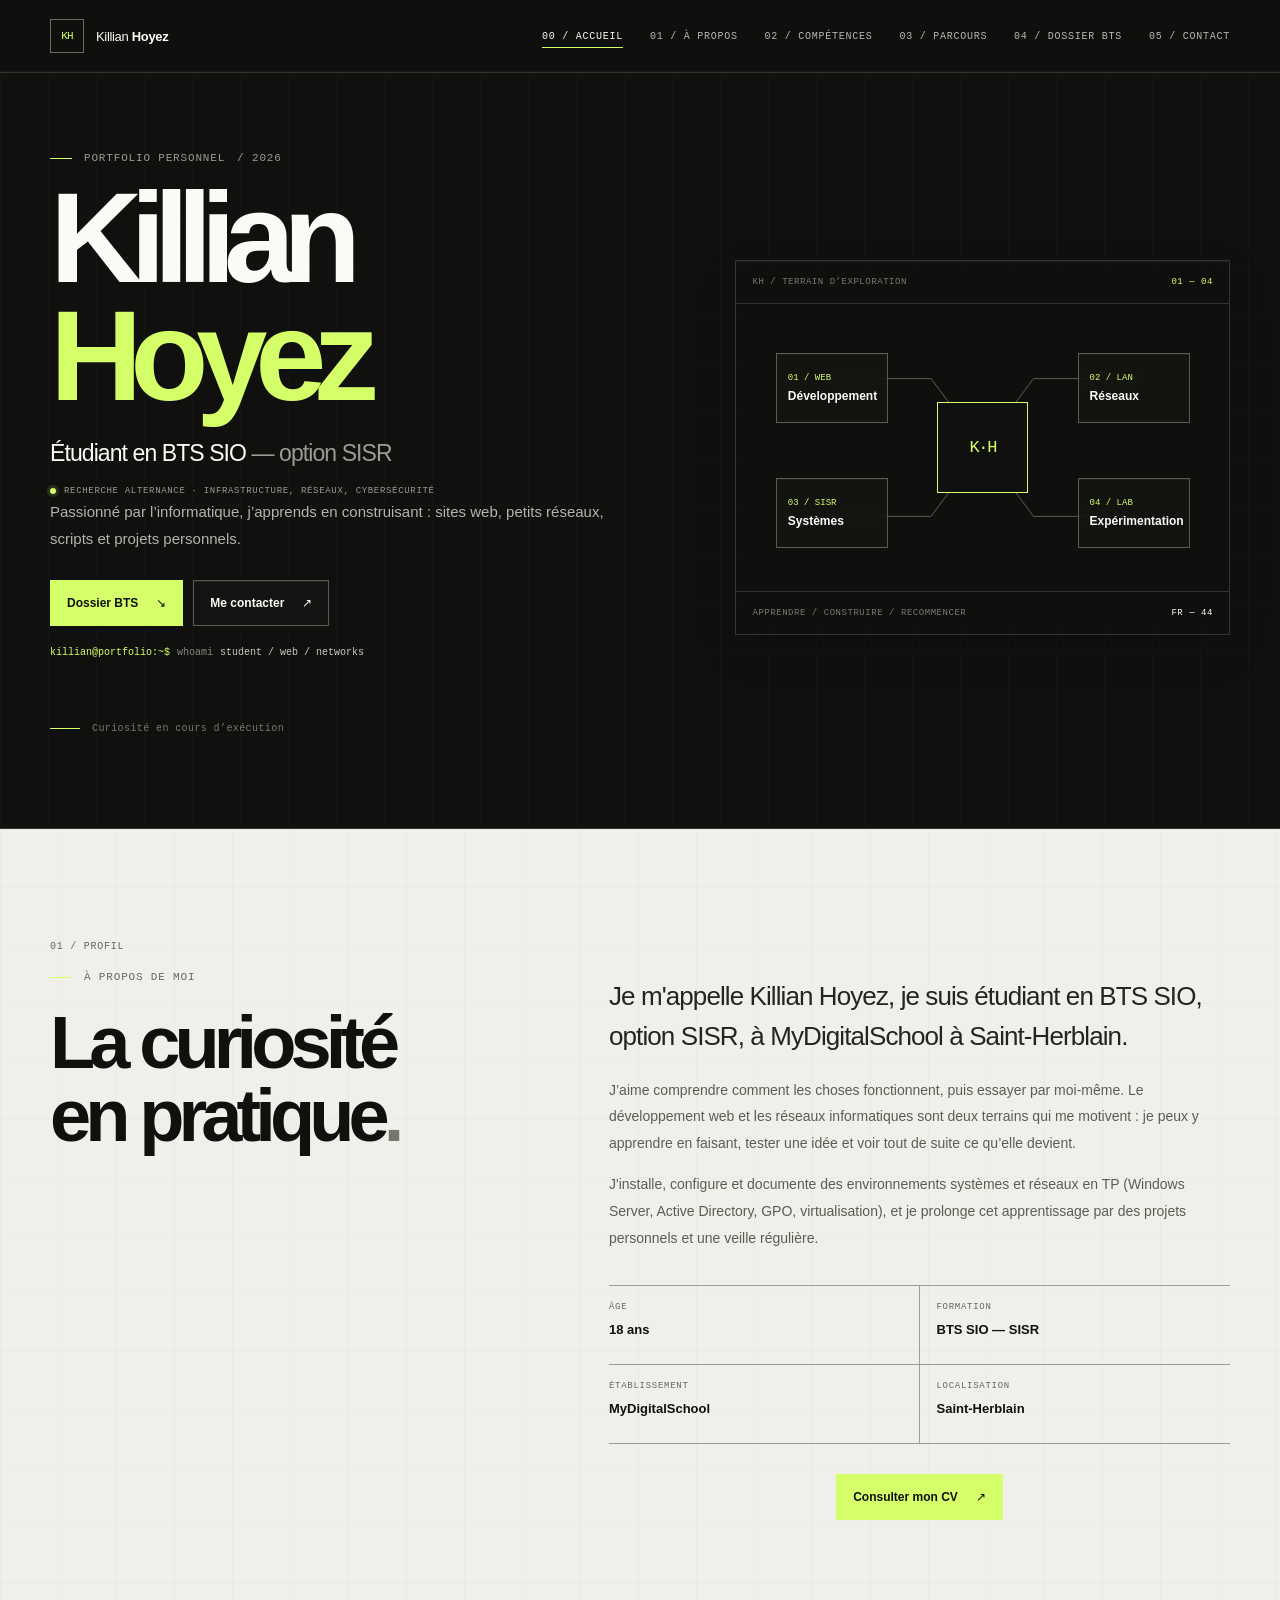
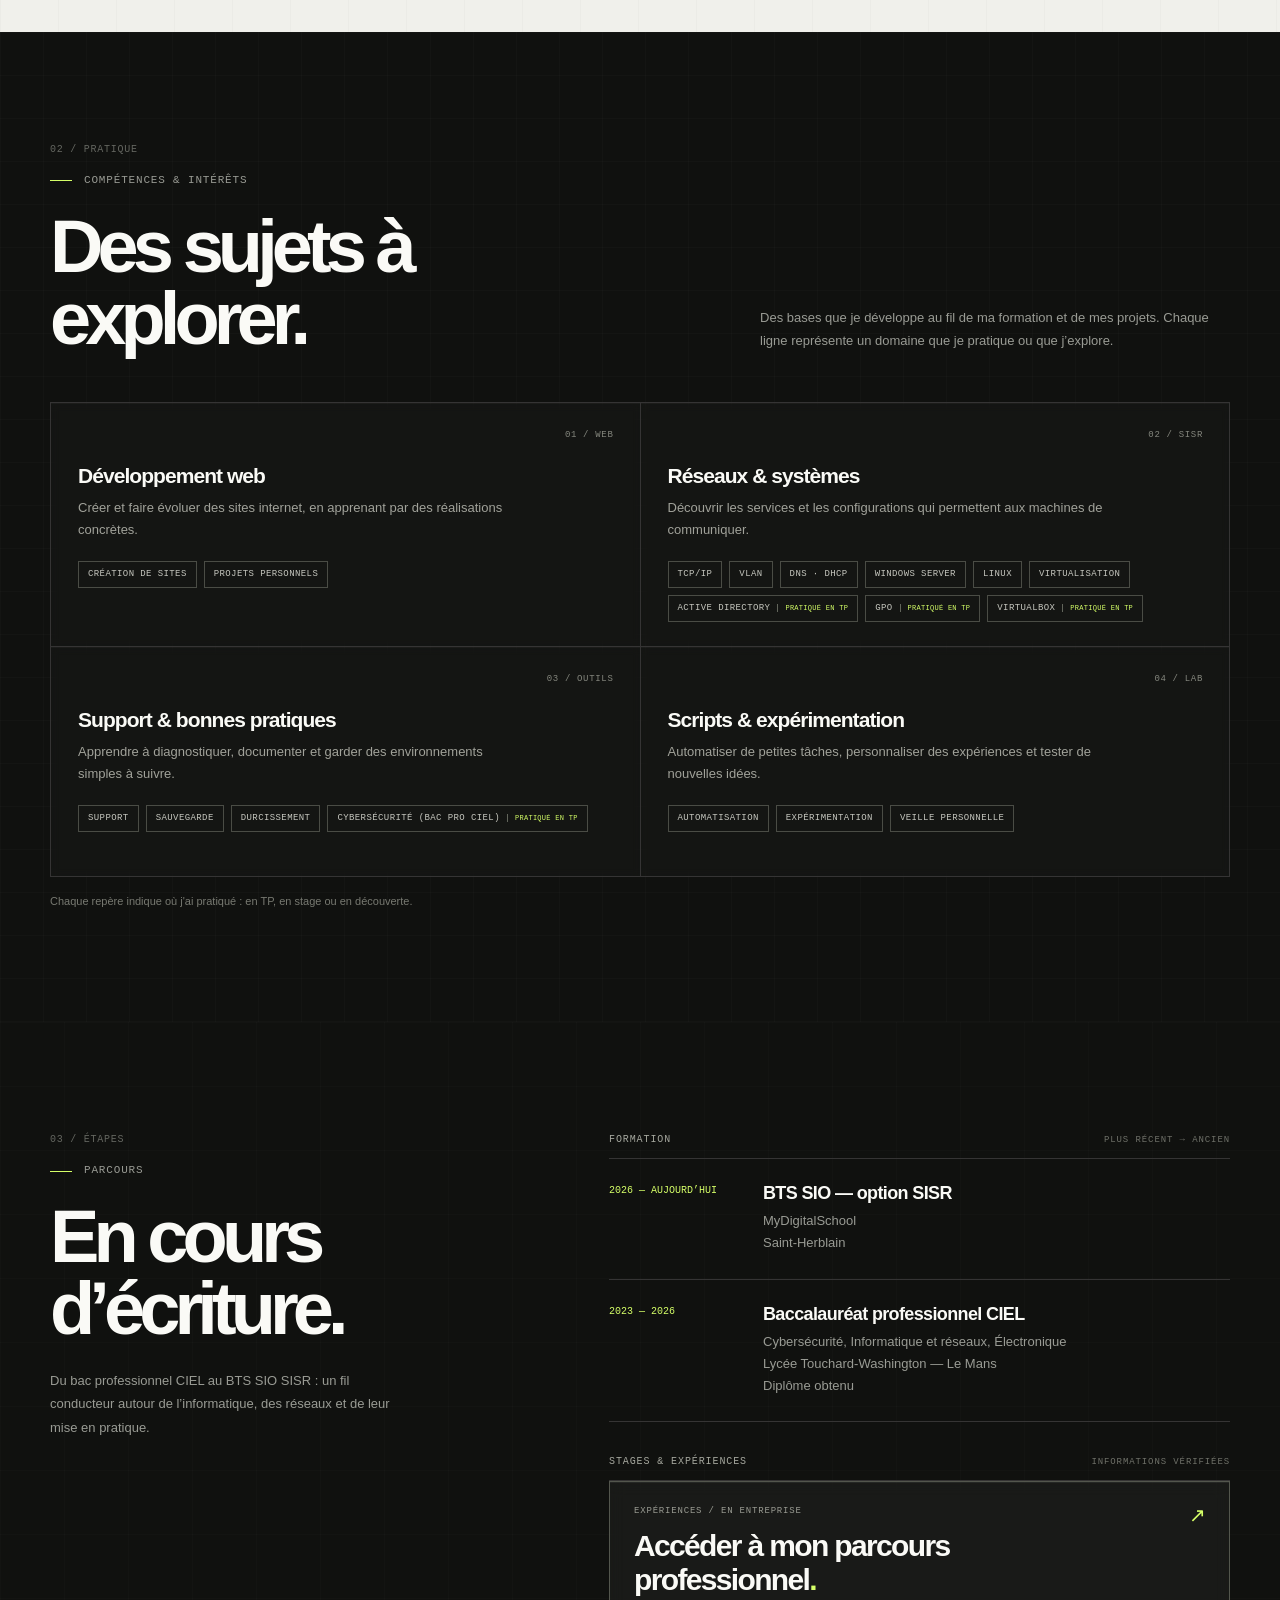
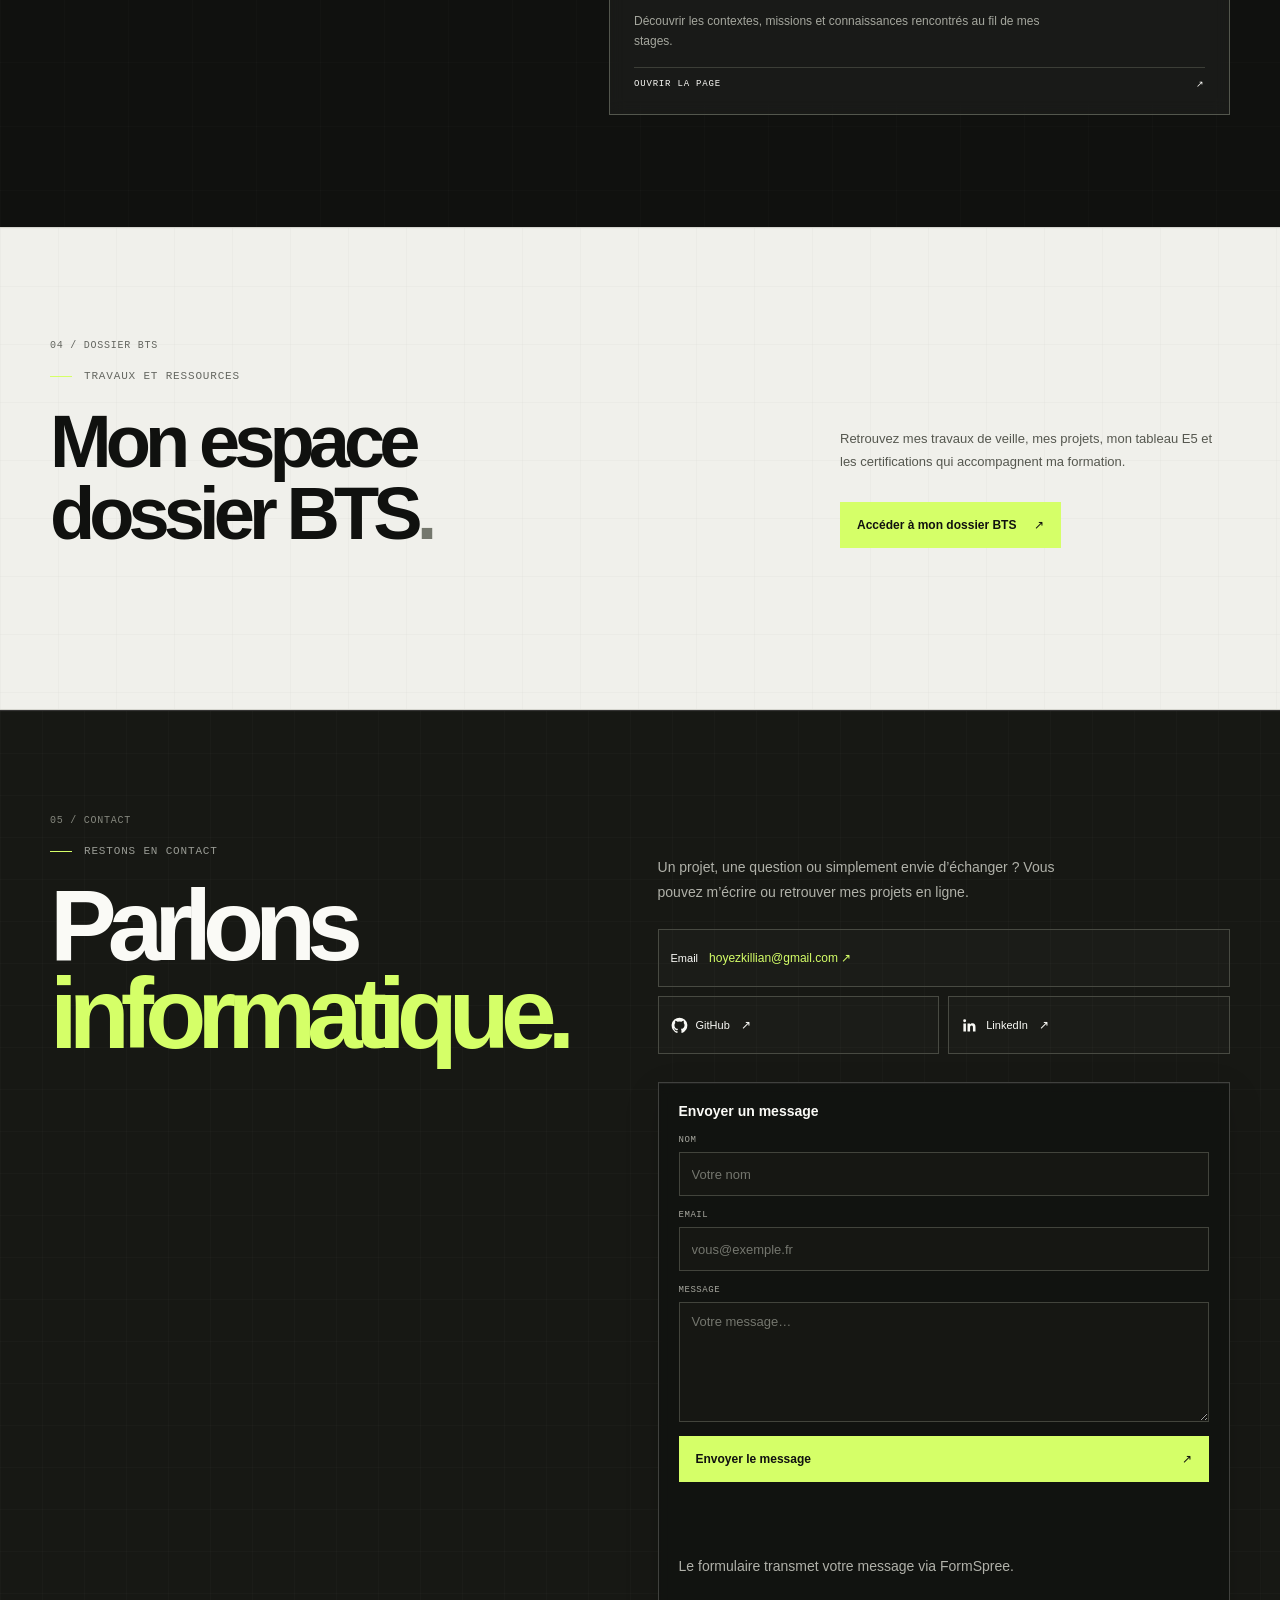
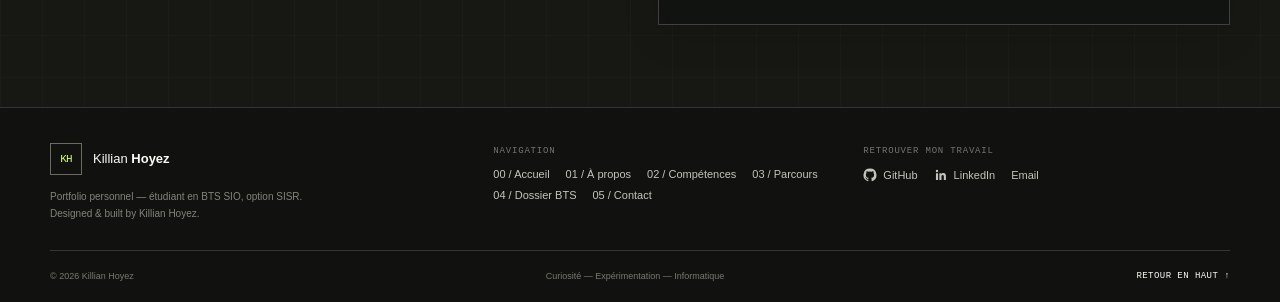
<file: index.html>
<!doctype html>
<html lang="fr">
  <head>
    <meta charset="utf-8">
    <meta name="viewport" content="width=device-width, initial-scale=1">
    <meta name="theme-color" content="#10110f">
    <meta name="description" content="Portfolio de Killian Hoyez, étudiant en BTS SIO option SISR à MyDigitalSchool Saint-Herblain. Développement web, réseaux et projets personnels.">
    <meta property="og:title" content="Killian Hoyez — Portfolio">
    <meta property="og:description" content="Étudiant en BTS SIO SISR. J'apprends en construisant des projets concrets.">
    <meta property="og:type" content="website">
    <meta property="og:locale" content="fr_FR">
    <link rel="icon" type="image/svg+xml" href="https://imgs.search.brave.com/HBXkOZFEcLMCjWeNFne8ZSruWmKytpFtZ07hPt8DIpE/rs:fit:860:0:0:0/g:ce/aHR0cHM6Ly9pLnBp/bmltZy5jb20vb3Jp/Z2luYWxzLzU1Lzgy/LzFhLzU1ODIxYTYy/YWY2NDJhYzE4MDdh/ODk4ODQ1OWQ3YzFl/LmpwZw">
    <title>Killian Hoyez — Portfolio</title>
    <link rel="stylesheet" href="index.css">
  </head>
  <body>
    <div class="intro-screen" id="intro-screen" aria-hidden="true">
      <div class="intro-content"><span class="intro-mark">KH</span><span class="intro-name">KILLIAN HOYEZ</span></div>
    </div>
    <a class="skip-link" href="#contenu">Aller au contenu</a>
    <header class="site-header">
      <div class="wrap header-inner">
        <a class="brand" href="#accueil" aria-label="Killian Hoyez, accueil">
          <span class="brand-mark" aria-hidden="true">KH</span>
          <span>Killian <strong>Hoyez</strong></span>
        </a>
        <button class="nav-toggle menu-toggle" type="button" aria-expanded="false" aria-controls="navigation" aria-label="Ouvrir le menu">
          <span class="sr-only">Ouvrir le menu</span><span></span><span></span>
        </button>
        <nav class="navigation" id="navigation" aria-label="Navigation principale">
          <a class="nav-link" href="#accueil">00 / Accueil</a>
          <a class="nav-link" href="#apropos">01 / À propos</a>
          <a class="nav-link" href="#competences">02 / Compétences</a>
          <a class="nav-link" href="#parcours">03 / Parcours</a>
          <a class="nav-link dossier-link" href="#dossier-bts">04 / Dossier BTS</a>
          <a class="nav-link" href="#contact">05 / Contact</a>
        </nav>
      </div>
    </header>

    <main id="contenu">
      <section class="hero tile-section tile-hero" id="accueil" aria-labelledby="hero-title" data-tile-field>
        <div class="wrap hero-inner">
          <div class="hero-copy" data-reveal="slide">
            <p class="eyebrow">Portfolio personnel <span class="mono">/ 2026</span></p>
            <h1 id="hero-title">Killian<span>Hoyez</span></h1>
            <p class="hero-role">Étudiant en BTS SIO <span>— option SISR</span></p>
            <p class="availability"><span aria-hidden="true"></span>Recherche alternance · Infrastructure, réseaux, cybersécurité</p>
            <p class="hero-lede">Passionné par l’informatique, j’apprends en construisant : sites web, petits réseaux, scripts et projets personnels.</p>
            <div class="hero-actions">
              <a class="button button-primary dossier-link" href="#dossier-bts">Dossier BTS <span aria-hidden="true">↘</span></a>
              <a class="button button-quiet" href="#contact">Me contacter <span aria-hidden="true">↗</span></a>
            </div>
            <p class="terminal-note"><strong>killian@portfolio:~$</strong><span>whoami</span><span>student / web / networks</span></p>
            <p class="hero-foot">Curiosité en cours d’exécution</p>
          </div>
          <div class="hero-graphic" data-reveal="scale" role="img" aria-label="Schéma graphique reliant développement, réseaux, systèmes et expérimentation">
            <div class="graphic-top"><span>KH / TERRAIN D’EXPLORATION</span><b>01 — 04</b></div>
            <div class="graphic-core" aria-hidden="true">
              <svg viewBox="0 0 500 300" preserveAspectRatio="none">
                <path d="M94 78H198L250 150L302 78H406M94 222H198L250 150L302 222H406" />
              </svg>
              <div class="graphic-node node-a"><small>01 / WEB</small><strong>Développement</strong></div>
              <div class="graphic-node node-b"><small>02 / LAN</small><strong>Réseaux</strong></div>
              <div class="graphic-node node-c"><small>03 / SISR</small><strong>Systèmes</strong></div>
              <div class="graphic-node node-d"><small>04 / LAB</small><strong>Expérimentation</strong></div>
              <div class="graphic-center">K·H</div>
            </div>
            <div class="graphic-bottom"><span>APPRENDRE / CONSTRUIRE / RECOMMENCER</span><span>FR — 44</span></div>
          </div>
        </div>
      </section>

      <section class="section section-light tile-section tile-about" id="apropos" aria-labelledby="about-title" data-tile-field>
        <div class="wrap about-grid">
          <div data-reveal>
            <span class="section-number">01 / PROFIL</span>
            <p class="eyebrow">À propos de moi</p>
            <h2 id="about-title">La curiosité<br>en pratique<span>.</span></h2>
          </div>
          <div class="about-copy" data-reveal>
            <p class="about-lede">Je m'appelle Killian Hoyez, je suis étudiant en BTS SIO, option SISR, à MyDigitalSchool à Saint-Herblain.</p>
            <p>J’aime comprendre comment les choses fonctionnent, puis essayer par moi-même. Le développement web et les réseaux informatiques sont deux terrains qui me motivent : je peux y apprendre en faisant, tester une idée et voir tout de suite ce qu’elle devient.</p>
            <p>J'installe, configure et documente des environnements systèmes et réseaux en TP (Windows Server, Active Directory, GPO, virtualisation), et je prolonge cet apprentissage par des projets personnels et une veille régulière.</p>
            <div class="about-facts">
              <div class="fact"><span>Âge</span><strong>18 ans</strong></div>
              <div class="fact"><span>Formation</span><strong>BTS SIO — SISR</strong></div>
              <div class="fact"><span>Établissement</span><strong>MyDigitalSchool</strong></div>
              <div class="fact"><span>Localisation</span><strong>Saint-Herblain</strong></div>
            </div>
            <div class="about-cv">
              <button class="button button-primary" type="button" id="open-cv" aria-controls="cv-modal">Consulter mon CV <span aria-hidden="true">&#8599;</span></button>
            </div>
          </div>
        </div>
      </section>

      <section class="section section-dark tile-section tile-skills" id="competences" aria-labelledby="skills-title" data-tile-field>
        <div class="wrap">
          <div class="section-heading" data-reveal="slide">
            <div><span class="section-number">02 / PRATIQUE</span><p class="eyebrow">Compétences & intérêts</p><h2 id="skills-title">Des sujets à<br>explorer<span>.</span></h2></div>
            <p class="section-note">Des bases que je développe au fil de ma formation et de mes projets. Chaque ligne représente un domaine que je pratique ou que j’explore.</p>
          </div>
          <div class="skills-grid">
            <article class="skill-card" data-reveal>
              <span class="card-index">01 / WEB</span><h3>Développement web</h3>
              <p>Créer et faire évoluer des sites internet, en apprenant par des réalisations concrètes.</p>
              <div class="tag-list"><span class="tag">Création de sites</span><span class="tag">Projets personnels</span></div>
            </article>
            <article class="skill-card" data-reveal>
              <span class="card-index">02 / SISR</span><h3>Réseaux & systèmes</h3>
              <p>Découvrir les services et les configurations qui permettent aux machines de communiquer.</p>
              <div class="tag-list"><span class="tag">TCP/IP</span><span class="tag">VLAN</span><span class="tag">DNS · DHCP</span><span class="tag">Windows Server</span><span class="tag">Linux</span><span class="tag">Virtualisation</span><span class="tag" data-niveau="pratique-en-tp">Active Directory <small>pratiqué en TP</small></span><span class="tag" data-niveau="pratique-en-tp">GPO <small>pratiqué en TP</small></span><span class="tag" data-niveau="pratique-en-tp">VirtualBox <small>pratiqué en TP</small></span></div>
            </article>
            <article class="skill-card" data-reveal>
              <span class="card-index">03 / OUTILS</span><h3>Support & bonnes pratiques</h3>
              <p>Apprendre à diagnostiquer, documenter et garder des environnements simples à suivre.</p>
              <div class="tag-list"><span class="tag">Support</span><span class="tag">Sauvegarde</span><span class="tag">Durcissement</span><span class="tag" data-niveau="pratique-en-tp">Cybersécurité (bac pro CIEL) <small>pratiqué en TP</small></span></div>
            </article>
            <article class="skill-card" data-reveal>
              <span class="card-index">04 / LAB</span><h3>Scripts & expérimentation</h3>
              <p>Automatiser de petites tâches, personnaliser des expériences et tester de nouvelles idées.</p>
              <div class="tag-list"><span class="tag">Automatisation</span><span class="tag">Expérimentation</span><span class="tag">Veille personnelle</span></div>
            </article>
          </div>
          <p class="skills-caption">Chaque repère indique où j'ai pratiqué : en TP, en stage ou en découverte.</p>
        </div>
      </section>

      <section class="section section-dark tile-section tile-journey" id="parcours" aria-labelledby="journey-title" data-tile-field>
          <div class="wrap journey-grid">
          <div data-reveal>
            <span class="section-number">03 / ÉTAPES</span><p class="eyebrow">Parcours</p><h2 id="journey-title">En cours<br>d’écriture<span>.</span></h2>
            <p class="journey-intro">Du bac professionnel CIEL au BTS SIO SISR : un fil conducteur autour de l’informatique, des réseaux et de leur mise en pratique.</p>
          </div>
          <div class="timeline-stack">
            <div>
              <h3 class="timeline-group-title"><span>Formation</span><span>Plus récent → ancien</span></h3>
              <div class="timeline" id="education-list">
                <article class="timeline-item" data-reveal><span class="timeline-date">2026 — Aujourd’hui</span><div><h3>BTS SIO — option SISR</h3><p>MyDigitalSchool<br>Saint-Herblain</p></div></article>
                <article class="timeline-item" data-reveal><span class="timeline-date">2023/2024 — 2026</span><div><h3>Baccalauréat professionnel CIEL</h3><p>Cybersécurité, Informatique et réseaux, Électronique<br>Lycée Touchard-Washington — Le Mans<br>Diplôme obtenu en 2026</p></div></article>
              </div>
            </div>
            <div>
              <h3 class="timeline-group-title"><span>Stages & expériences</span><span>Informations vérifiées</span></h3>
              <div class="timeline" id="experience-list">
                <a class="experience-access" href="parcours-professionnel/parcours-professionnel.html" aria-label="Accéder à la page de mon parcours professionnel">
                  <span class="access-kicker">EXPÉRIENCES / EN ENTREPRISE</span>
                  <span class="access-arrow" aria-hidden="true">&#8599;</span>
                  <strong>Accéder à mon parcours professionnel<span aria-hidden="true">.</span></strong>
                  <span class="access-copy">Découvrir les contextes, missions et connaissances rencontrés au fil de mes stages.</span>
                  <span class="access-footer">OUVRIR LA PAGE <span aria-hidden="true">&#8599;</span></span>
                </a>
              </div>
            </div>
          </div>
        </div>
      </section>

      <section class="section section-light tile-section tile-about dossier-section" id="dossier-bts" aria-labelledby="dossier-title" data-tile-field>
        <div class="wrap">
          <div class="section-heading" data-reveal="slide">
            <div><span class="section-number">04 / DOSSIER BTS</span><p class="eyebrow">Travaux et ressources</p><h2 id="dossier-title">Mon espace<br>dossier BTS<span>.</span></h2></div>
            <div class="dossier-intro"><p class="section-note">Retrouvez mes travaux de veille, mes projets, mon tableau E5 et les certifications qui accompagnent ma formation.</p><a class="button button-primary" href="dossier-bts/dossier-bts.html">Accéder à mon dossier BTS <span aria-hidden="true">↗</span></a></div>
          </div>
        </div>
      </section>

      <section class="contact-section tile-section tile-contact" id="contact" aria-labelledby="contact-title" data-tile-field>
        <div class="wrap contact-grid">
          <div data-reveal><span class="section-number">05 / CONTACT</span><p class="eyebrow">Restons en contact</p><h2 id="contact-title">Parlons<br><span>informatique.</span></h2></div>
          <div class="contact-aside" data-reveal>
            <p>Un projet, une question ou simplement envie d’échanger ? Vous pouvez m’écrire ou retrouver mes projets en ligne.</p>
            <div class="contact-links">
              <a class="contact-link contact-email" href="mailto:hoyezkillian@gmail.com"><span>Email</span><span>hoyezkillian@gmail.com ↗</span></a>
              <a class="contact-link" href="https://github.com/hoyezkillian" target="_blank" rel="noopener noreferrer" aria-label="GitHub — keywoz-sys, nouvel onglet">
                <span><svg viewBox="0 0 24 24" aria-hidden="true"><path d="M12 .9a11.1 11.1 0 0 0-3.51 21.63c.55.1.76-.24.76-.53v-2.04c-3.1.67-3.76-1.32-3.76-1.32-.5-1.28-1.23-1.62-1.23-1.62-1.01-.69.08-.68.08-.68 1.11.08 1.7 1.14 1.7 1.14.99 1.7 2.59 1.2 3.22.92.1-.71.39-1.2.7-1.48-2.48-.28-5.09-1.24-5.09-5.53 0-1.22.44-2.22 1.15-3-.12-.28-.5-1.42.11-2.96 0 0 .94-.3 3.06 1.15a10.66 10.66 0 0 1 5.57 0c2.12-1.45 3.06-1.15 3.06-1.15.61 1.54.23 2.68.11 2.96.72.78 1.15 1.78 1.15 3 0 4.3-2.61 5.25-5.1 5.53.4.35.75 1.03.75 2.08V22c0 .29.2.63.76.52A11.1 11.1 0 0 0 12 .9Z"/></svg>GitHub</span><span>↗</span>
              </a>
              <a class="contact-link" href="https://www.linkedin.com/in/killian-hoyez" target="_blank" rel="noopener noreferrer" aria-label="LinkedIn de Killian Hoyez, nouvel onglet">
                <span><svg viewBox="0 0 24 24" aria-hidden="true"><path d="M5.16 3.18a2.08 2.08 0 1 1-.02 4.16 2.08 2.08 0 0 1 .02-4.16ZM3.36 9h3.6v11.62h-3.6V9Zm5.84 0h3.45v1.59h.05c.48-.9 1.66-1.84 3.42-1.84 3.66 0 4.34 2.4 4.34 5.53v6.34h-3.6v-5.62c0-1.34-.02-3.06-1.87-3.06-1.87 0-2.16 1.46-2.16 2.96v5.72H9.2V9Z"/></svg>LinkedIn</span><span>↗</span>
              </a>
            </div>
            <form class="contact-form" id="contact-form" action="https://formspree.io/f/myezopgo" method="POST">
              <h3 class="form-heading">Envoyer un message</h3>
              <input type="hidden" name="_subject" value="Nouveau message depuis le portfolio de Killian Hoyez">
              <input type="hidden" name="_template" value="table">
              <div class="honeypot" aria-hidden="true"><label for="website">Laisser ce champ vide</label><input id="website" name="_honey" type="text" tabindex="-1" autocomplete="off"></div>
              <div class="form-field"><label for="contact-name">Nom</label><input id="contact-name" name="name" type="text" autocomplete="name" maxlength="100" placeholder="Votre nom" required></div>
              <div class="form-field"><label for="contact-email">Email</label><input id="contact-email" name="email" type="email" autocomplete="email" maxlength="254" placeholder="vous@exemple.fr" required></div>
              <div class="form-field"><label for="contact-message">Message</label><textarea id="contact-message" name="message" maxlength="5000" placeholder="Votre message…" required></textarea></div>
              <button class="button button-primary form-submit" type="submit"><span>Envoyer le message</span><span aria-hidden="true">↗</span></button>
              <p class="form-status" id="form-status" role="status" aria-live="polite" aria-atomic="true"></p>
              <p class="form-note">Le formulaire transmet votre message via FormSpree.</p>
            </form>
          </div>
        </div>
      </section>
    </main>

    <div class="cv-modal" id="cv-modal" aria-hidden="true">
      <div class="cv-modal-dialog" role="dialog" aria-modal="true" aria-labelledby="cv-modal-title">
        <div class="cv-modal-header">
          <h2 id="cv-modal-title">Mon CV</h2>
          <button class="cv-modal-close" type="button" aria-label="Fermer l’aperçu du CV">×</button>
        </div>
        <div class="cv-preview">
          <iframe title="Aperçu du CV de Killian Hoyez" data-src="assets/CV.pdf"></iframe>
        </div>
        <div class="cv-modal-actions">
          <a class="button button-primary" href="assets/CV.pdf" download="CV-Killian-Hoyez.pdf">Télécharger le CV <span aria-hidden="true">↓</span></a>
          <a class="cv-open-link" href="assets/CV.pdf" target="_blank" rel="noopener noreferrer">Ouvrir dans un nouvel onglet <span aria-hidden="true">↗</span></a>
        </div>
      </div>
    </div>

    <footer class="site-footer">
      <div class="wrap footer-grid">
        <div>
          <a class="footer-brand" href="#accueil"><span class="brand-mark" aria-hidden="true">KH</span><span>Killian <strong>Hoyez</strong></span></a>
          <p class="footer-credit">Portfolio personnel — étudiant en BTS SIO, option SISR.<br>Designed & built by Killian Hoyez.</p>
        </div>
        <div><p class="footer-label">Navigation</p><nav class="footer-nav" aria-label="Navigation de pied de page"><a href="#accueil">00 / Accueil</a><a href="#apropos">01 / À propos</a><a href="#competences">02 / Compétences</a><a href="#parcours">03 / Parcours</a><a class="dossier-link" href="#dossier-bts">04 / Dossier BTS</a><a href="#contact">05 / Contact</a></nav></div>
        <div><p class="footer-label">Retrouver mon travail</p><div class="footer-socials">
          <a href="https://github.com/hoyezkillian" target="_blank" rel="noopener noreferrer"><svg viewBox="0 0 24 24" aria-hidden="true"><path d="M12 .9a11.1 11.1 0 0 0-3.51 21.63c.55.1.76-.24.76-.53v-2.04c-3.1.67-3.76-1.32-3.76-1.32-.5-1.28-1.23-1.62-1.23-1.62-1.01-.69.08-.68.08-.68 1.11.08 1.7 1.14 1.7 1.14.99 1.7 2.59 1.2 3.22.92.1-.71.39-1.2.7-1.48-2.48-.28-5.09-1.24-5.09-5.53 0-1.22.44-2.22 1.15-3-.12-.28-.5-1.42.11-2.96 0 0 .94-.3 3.06 1.15a10.66 10.66 0 0 1 5.57 0c2.12-1.45 3.06-1.15 3.06-1.15.61 1.54.23 2.68.11 2.96.72.78 1.15 1.78 1.15 3 0 4.3-2.61 5.25-5.1 5.53.4.35.75 1.03.75 2.08V22c0 .29.2.63.76.52A11.1 11.1 0 0 0 12 .9Z"/></svg>GitHub</a>
          <a href="https://www.linkedin.com/in/killian-hoyez" target="_blank" rel="noopener noreferrer"><svg viewBox="0 0 24 24" aria-hidden="true"><path d="M5.16 3.18a2.08 2.08 0 1 1-.02 4.16 2.08 2.08 0 0 1 .02-4.16ZM3.36 9h3.6v11.62h-3.6V9Zm5.84 0h3.45v1.59h.05c.48-.9 1.66-1.84 3.42-1.84 3.66 0 4.34 2.4 4.34 5.53v6.34h-3.6v-5.62c0-1.34-.02-3.06-1.87-3.06-1.87 0-2.16 1.46-2.16 2.96v5.72H9.2V9Z"/></svg>LinkedIn</a>
          <a href="mailto:hoyezkillian@gmail.com">Email</a>
        </div></div>
      </div>
      <div class="wrap footer-bottom"><span>© <span id="year">2026</span> Killian Hoyez</span><span>Curiosité — Expérimentation — Informatique</span><button class="footer-top" type="button" id="footer-top">Retour en haut ↑</button></div>
    </footer>
    <button class="back-top" id="back-top" type="button" aria-label="Remonter en haut de la page" hidden>↑</button>

    <script src="index.js"></script>
  </body>
</html>
</file>
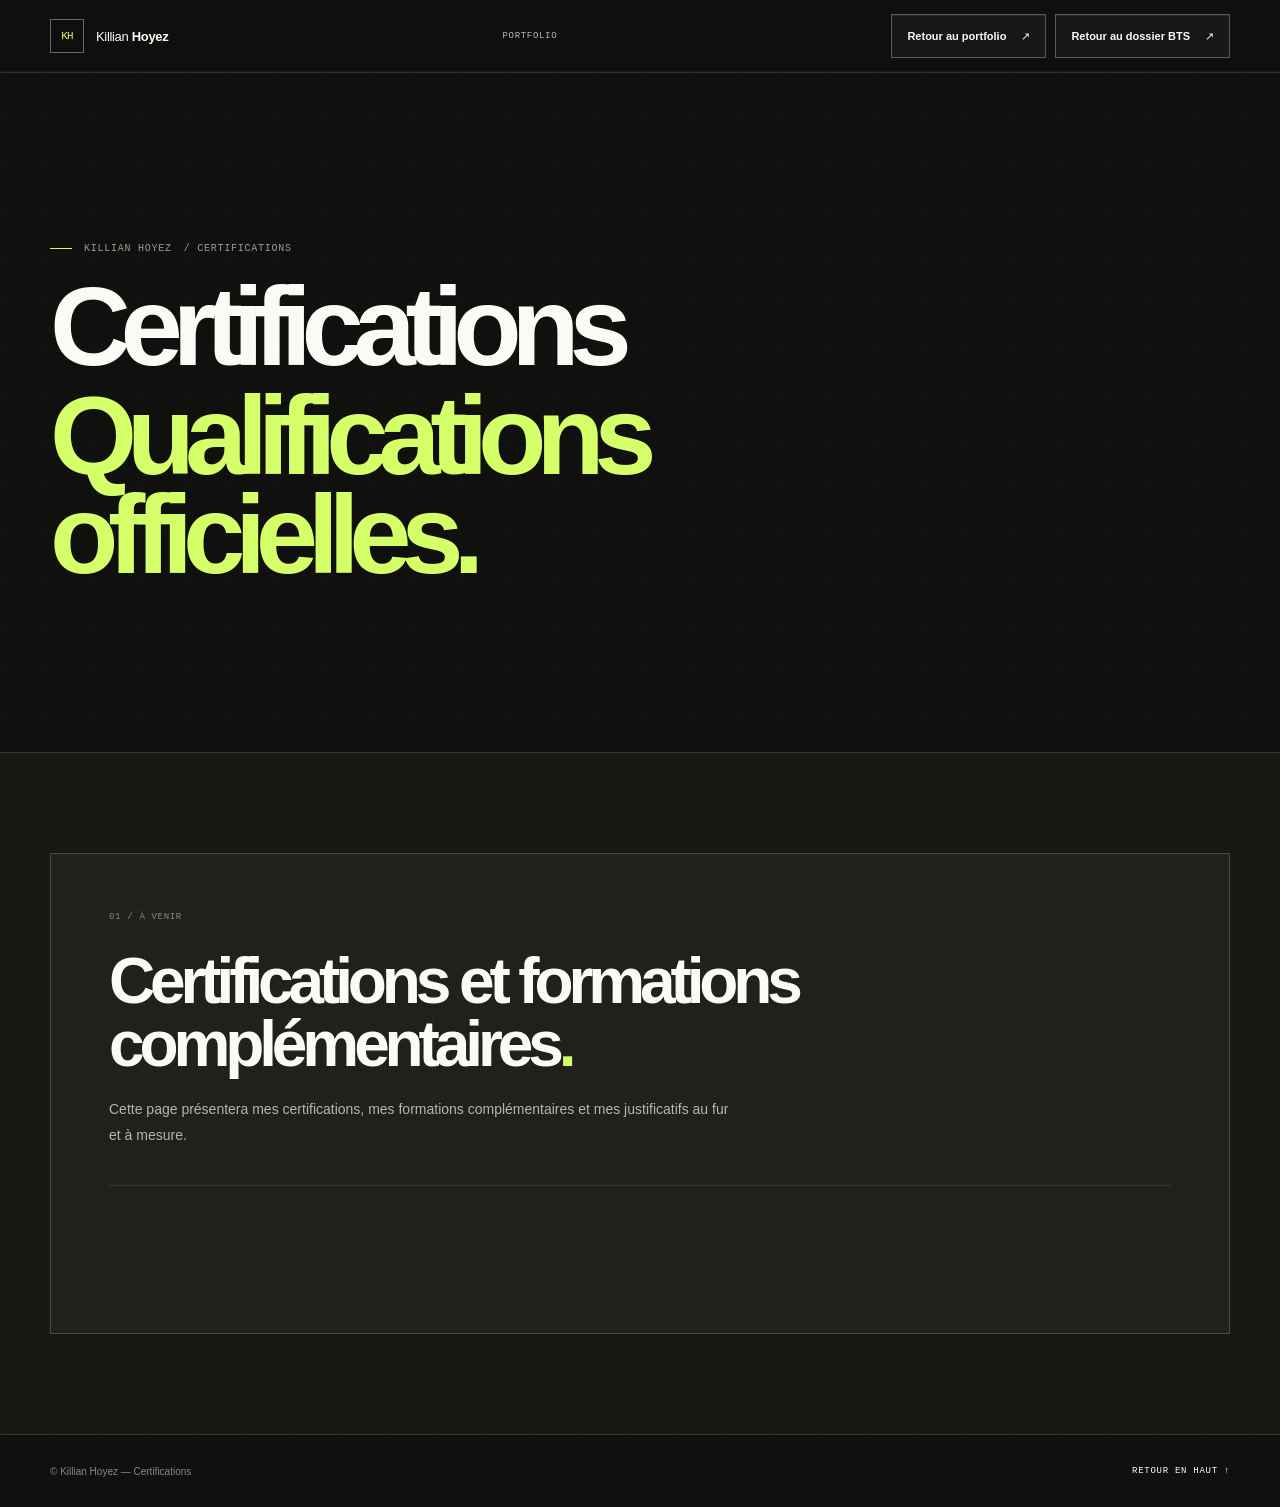
<file: certifications/certifications.html>
<!doctype html>
<html lang="fr">
  <head>
    <meta charset="utf-8">
    <meta name="viewport" content="width=device-width, initial-scale=1">
    <meta name="theme-color" content="#10110f">
    <title>Certifications — Killian Hoyez</title>
    <link rel="stylesheet" href="certifications.css">
    <link rel="icon" type="image/svg+xml" href="https://imgs.search.brave.com/HBXkOZFEcLMCjWeNFne8ZSruWmKytpFtZ07hPt8DIpE/rs:fit:860:0:0:0/g:ce/aHR0cHM6Ly9pLnBp/bmltZy5jb20vb3Jp/Z2luYWxzLzU1Lzgy/LzFhLzU1ODIxYTYy/YWY2NDJhYzE4MDdh/ODk4ODQ1OWQ3YzFl/LmpwZw">

  </head>
  <body>
    <a class="skip-link" href="#main">Aller au contenu</a>
    <header class="site-header"><div class="wrap header-inner"><a class="brand" href="../index.html#accueil" aria-label="Killian Hoyez — portfolio principal"><span class="brand-mark" aria-hidden="true">KH</span><span>Killian <strong>Hoyez</strong></span></a><nav class="page-nav" aria-label="Navigation principale"><a class="nav-link" href="../index.html">Portfolio</a></nav><div class="header-actions"><a class="button" href="../index.html#accueil">Retour au portfolio <span aria-hidden="true">&#8599;</span></a><a class="button" href="../dossier-bts/dossier-bts.html">Retour au dossier BTS <span aria-hidden="true">&#8599;</span></a></div></div></header>
    <main id="main">
      <section class="page-hero tile-field" aria-labelledby="page-title"><div class="wrap page-layout"><div class="hero-copy"><p class="eyebrow">Killian Hoyez <span class="mono">/ Certifications</span></p><h1 id="page-title">Certifications<span>Qualifications officielles.</span></h1></div></div></section>
      <section class="content-section tile-field" aria-labelledby="content-title"><div class="wrap certification-card"><span class="section-number">01 / À VENIR</span><h2 id="content-title">Certifications et formations complémentaires<span>.</span></h2><p>Cette page présentera mes certifications, mes formations complémentaires et mes justificatifs au fur et à mesure.</p><div class="empty-content"></div></div></section>
    </main>
    <footer class="site-footer"><div class="wrap footer-inner"><span>© Killian Hoyez — Certifications</span><a class="footer-top" href="#main">Retour en haut ↑</a></div></footer>
    <script src="../parcours-professionnel/tile-field.js"></script>
  </body>
</html>
</file>
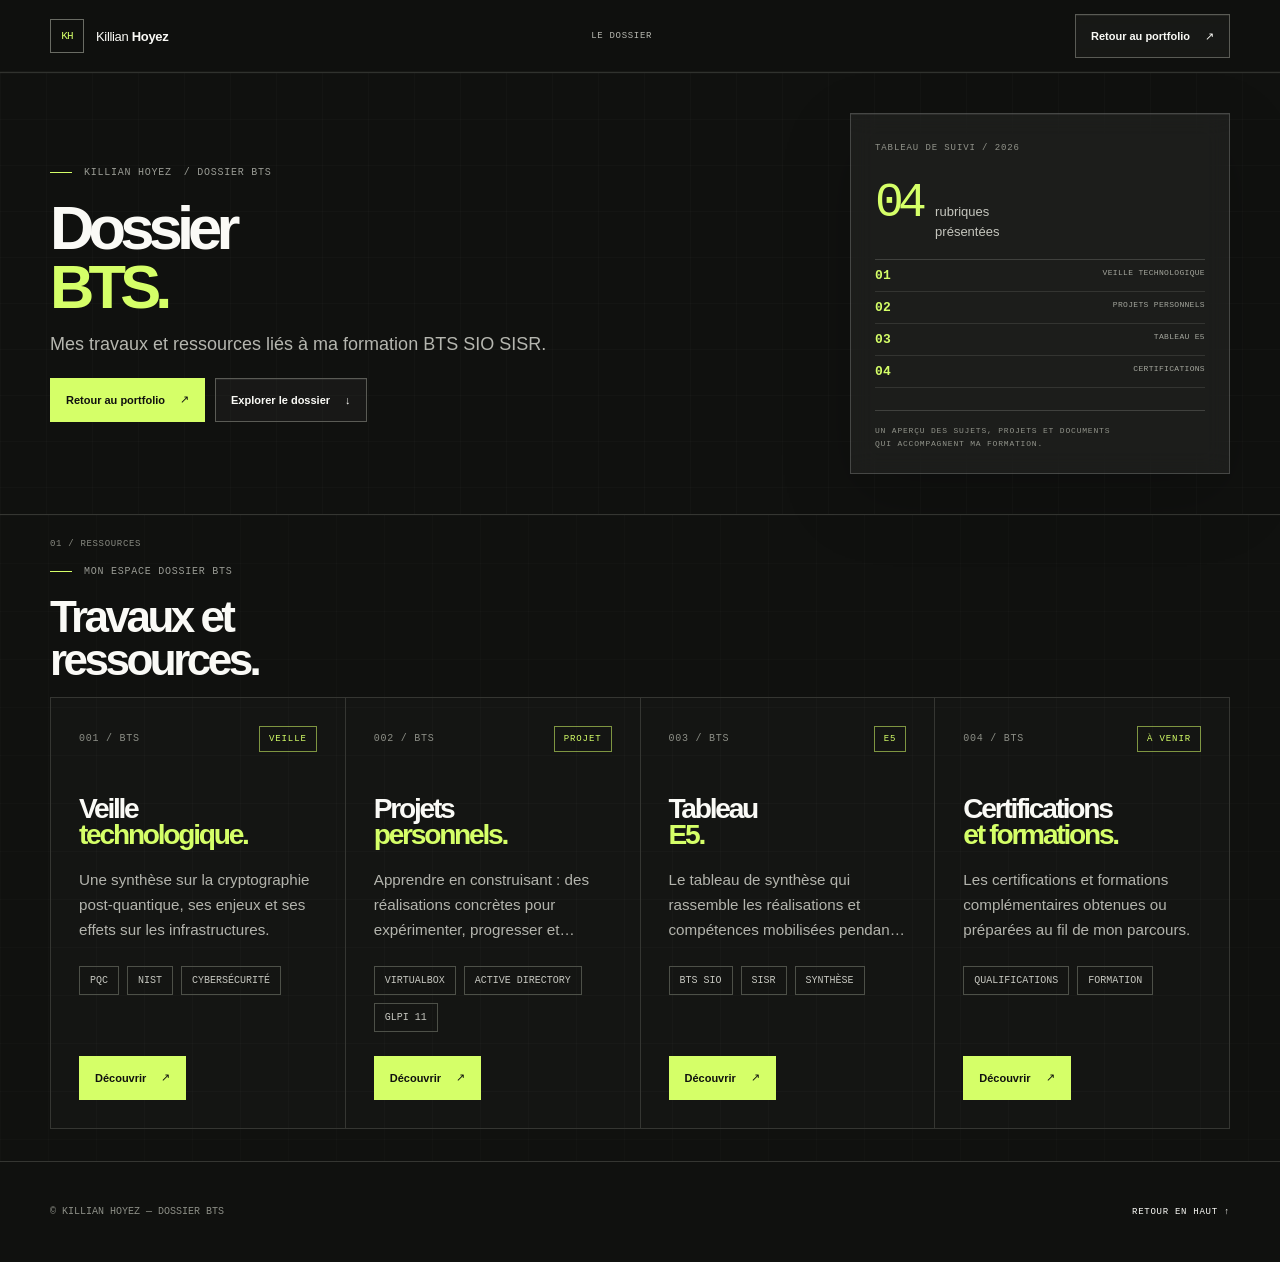
<file: dossier-bts/dossier-bts.html>
<!doctype html>
<html lang="fr">
  <head>
    <meta charset="utf-8">
    <meta name="viewport" content="width=device-width, initial-scale=1">
    <meta name="theme-color" content="#10110f">
    <meta name="description" content="Dossier BTS SIO SISR de Killian Hoyez : veille technologique, projets personnels, tableau E5 et certifications.">
    <meta property="og:title" content="Dossier BTS — Killian Hoyez">
    <meta property="og:description" content="Travaux et ressources liés à la formation BTS SIO SISR de Killian Hoyez.">
    <meta property="og:type" content="website">
    <meta property="og:locale" content="fr_FR">
    <title>Dossier BTS — Killian Hoyez</title>
    <link rel="stylesheet" href="dossier-bts.css">
    <link rel="icon" type="image/svg+xml" href="https://imgs.search.brave.com/HBXkOZFEcLMCjWeNFne8ZSruWmKytpFtZ07hPt8DIpE/rs:fit:860:0:0:0/g:ce/aHR0cHM6Ly9pLnBp/bmltZy5jb20vb3Jp/Z2luYWxzLzU1Lzgy/LzFhLzU1ODIxYTYy/YWY2NDJhYzE4MDdh/ODk4ODQ1OWQ3YzFl/LmpwZw">
  </head>
  <body>
    <a class="skip-link" href="#main">Aller au contenu</a>
    <header class="site-header">
      <div class="wrap header-inner">
        <a class="brand" href="../index.html#accueil" aria-label="Killian Hoyez — portfolio principal"><span class="brand-mark" aria-hidden="true">KH</span><span>Killian <strong>Hoyez</strong></span></a>
        <nav class="page-nav" aria-label="Navigation principale"><a class="nav-link" href="#dossier">Le dossier</a></nav>
        <a class="button" href="../index.html#accueil">Retour au portfolio <span aria-hidden="true">&#8599;</span></a>
      </div>
    </header>
    <main id="main">
      <section class="page-hero tile-field" id="accueil" aria-labelledby="page-title">
        <div class="wrap hero-layout">
          <div class="hero-copy">
            <p class="eyebrow">Killian Hoyez <span class="mono">/ Dossier BTS</span></p>
            <h1 id="page-title">Dossier <span>BTS.</span></h1>
            <p class="hero-lede">Mes travaux et ressources liés à ma formation BTS SIO SISR.</p>
            <div class="hero-actions">
              <a class="button button-primary" href="../index.html#dossier-bts">Retour au portfolio <span aria-hidden="true">&#8599;</span></a>
              <a class="button" href="#dossier">Explorer le dossier <span aria-hidden="true">&#8595;</span></a>
            </div>
          </div>
          <aside class="hero-panel" aria-label="Repères sur le dossier BTS">
            <span class="panel-label">Tableau de suivi / 2026</span>
            <div class="hero-stat"><strong>04</strong><span>rubriques<br>présentées</span></div>
            <div class="hero-metrics">
              <span><b>01</b> Veille technologique</span>
              <span><b>02</b> Projets personnels</span>
              <span><b>03</b> Tableau E5</span>
              <span><b>04</b> Certifications</span>
            </div>
            <span class="panel-foot">Un aperçu des sujets, projets et documents<br>qui accompagnent ma formation.</span>
          </aside>
        </div>
      </section>
      <section class="section tile-field" id="dossier" aria-labelledby="dossier-title">
        <div class="wrap">
          <div class="section-heading">
            <div><span class="section-number">01 / RESSOURCES</span><p class="eyebrow">Mon espace dossier BTS</p><h2 id="dossier-title">Travaux et<br>ressources.<span></span></h2></div>
          </div>
          <div class="dossier-grid">
            <a class="dossier-card" href="../veille/veille.html">
              <div class="dossier-card-top"><span class="card-index">001 / BTS</span><span class="card-status">Veille</span></div>
              <h3>Veille<br><span>technologique.</span></h3>
              <p>Une synthèse sur la cryptographie post-quantique, ses enjeux et ses effets sur les infrastructures.</p>
              <div class="tag-list"><span>PQC</span><span>NIST</span><span>Cybersécurité</span></div>
              <span class="button button-primary">Découvrir <span aria-hidden="true">&#8599;</span></span>
            </a>
            <a class="dossier-card" href="../projets/projets.html">
              <div class="dossier-card-top"><span class="card-index">002 / BTS</span><span class="card-status">Projet</span></div>
              <h3>Projets<br><span>personnels.</span></h3>
              <p>Apprendre en construisant : des réalisations concrètes pour expérimenter, progresser et transformer une idée en terrain d’apprentissage.</p>
              <div class="tag-list"><span>VirtualBox</span><span>Active Directory</span><span>GLPI 11</span></div>
              <span class="button button-primary">Découvrir <span aria-hidden="true">&#8599;</span></span>
            </a>
            <a class="dossier-card" href="../e5/e5.html">
              <div class="dossier-card-top"><span class="card-index">003 / BTS</span><span class="card-status">E5</span></div>
              <h3>Tableau<br><span>E5.</span></h3>
              <p>Le tableau de synthèse qui rassemble les réalisations et compétences mobilisées pendant le BTS SIO.</p>
              <div class="tag-list"><span>BTS SIO</span><span>SISR</span><span>Synthèse</span></div>
              <span class="button button-primary">Découvrir <span aria-hidden="true">&#8599;</span></span>
            </a>
            <a class="dossier-card" href="../certifications/certifications.html">
              <div class="dossier-card-top"><span class="card-index">004 / BTS</span><span class="card-status">À venir</span></div>
              <h3>Certifications<br><span>et formations.</span></h3>
              <p>Les certifications et formations complémentaires obtenues ou préparées au fil de mon parcours.</p>
              <div class="tag-list"><span>Qualifications</span><span>Formation</span></div>
              <span class="button button-primary">Découvrir <span aria-hidden="true">&#8599;</span></span>
            </a>
          </div>
        </div>
      </section>
    </main>
    <footer class="site-footer"><div class="wrap footer-inner"><span>© Killian Hoyez — Dossier BTS</span><a class="footer-top" href="#main">Retour en haut ↑</a></div></footer>
    <script src="../parcours-professionnel/tile-field.js"></script>
  </body>
</html>
</file>
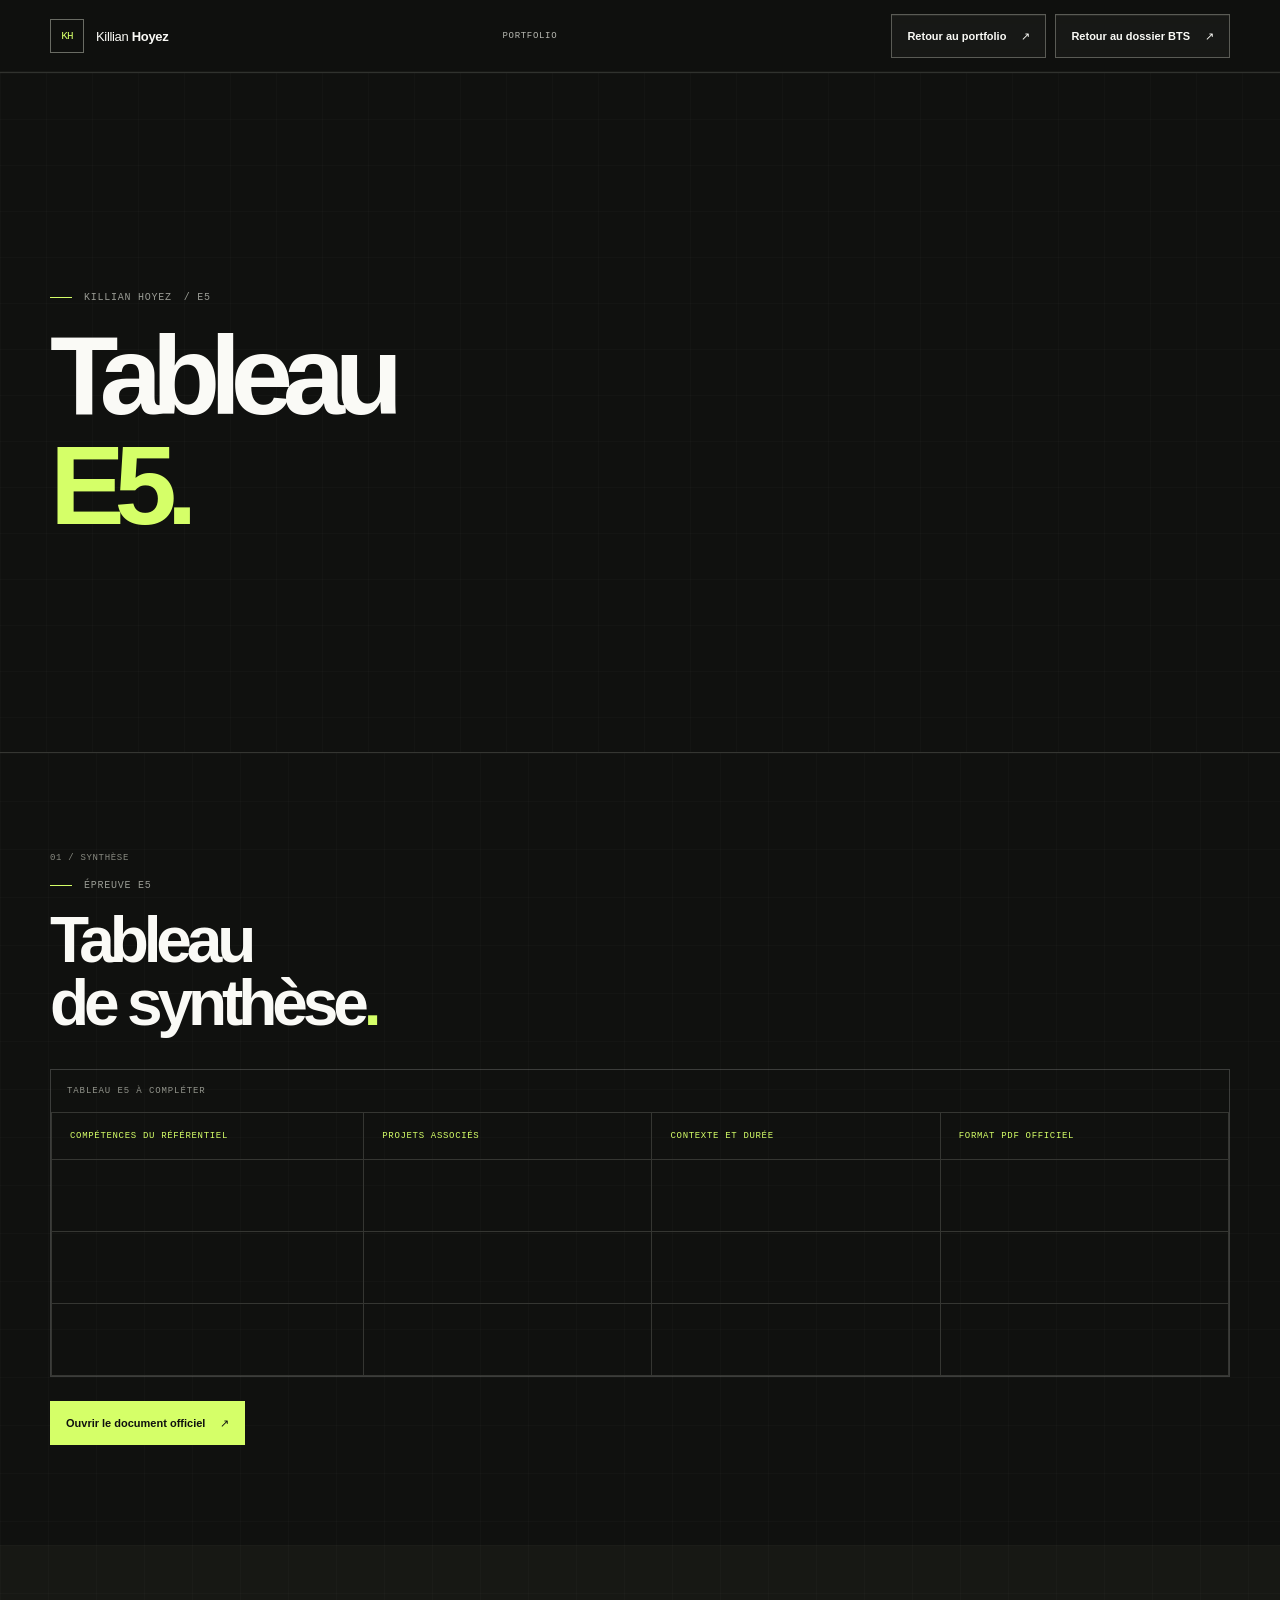
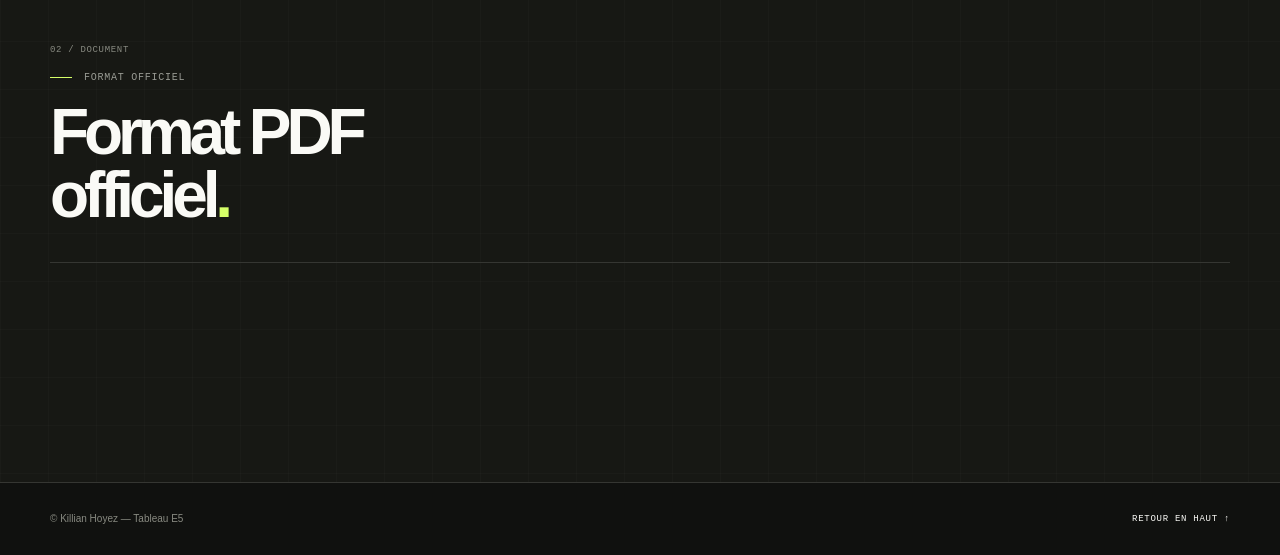
<file: e5/e5.html>
<!doctype html>
<html lang="fr">
  <head>
    <meta charset="utf-8">
    <meta name="viewport" content="width=device-width, initial-scale=1">
    <meta name="theme-color" content="#10110f">
    <title>Tableau E5 — Killian Hoyez</title>
    <link rel="stylesheet" href="e5.css">
    <link rel="icon" type="image/svg+xml" href="https://imgs.search.brave.com/HBXkOZFEcLMCjWeNFne8ZSruWmKytpFtZ07hPt8DIpE/rs:fit:860:0:0:0/g:ce/aHR0cHM6Ly9pLnBp/bmltZy5jb20vb3Jp/Z2luYWxzLzU1Lzgy/LzFhLzU1ODIxYTYy/YWY2NDJhYzE4MDdh/ODk4ODQ1OWQ3YzFl/LmpwZw">

  </head>
  <body>
    <a class="skip-link" href="#main">Aller au contenu</a>
    <header class="site-header">
      <div class="wrap header-inner">
        <a class="brand" href="../index.html#accueil" aria-label="Killian Hoyez — portfolio principal"><span class="brand-mark" aria-hidden="true">KH</span><span>Killian <strong>Hoyez</strong></span></a>
        <nav class="page-nav" aria-label="Navigation principale">
          <a class="nav-link" href="../index.html">Portfolio</a>
        </nav>
        <div class="header-actions"><a class="button" href="../index.html#accueil">Retour au portfolio <span aria-hidden="true">&#8599;</span></a><a class="button" href="../dossier-bts/dossier-bts.html">Retour au dossier BTS <span aria-hidden="true">&#8599;</span></a></div>
      </div>
    </header>
    <main id="main">
      <section class="page-hero tile-field" aria-labelledby="page-title">
        <div class="wrap page-layout">
          <div class="hero-copy">
            <p class="eyebrow">Killian Hoyez <span class="mono">/ E5</span></p>
            <h1 id="page-title">Tableau<span>E5.</span></h1>
          </div>
        </div>
      </section>
      <section class="content-section tile-field" aria-labelledby="table-title">
        <div class="wrap">
          <div class="section-heading"><div><span class="section-number">01 / SYNTHÈSE</span><p class="eyebrow">Épreuve E5</p><h2 id="table-title">Tableau<br>de synthèse<span>.</span></h2></div></div>
          <div class="table-wrap">
            <table>
              <caption>Tableau E5 à compléter</caption>
              <thead><tr><th scope="col">Compétences du référentiel</th><th scope="col">Projets associés</th><th scope="col">Contexte et durée</th><th scope="col">Format PDF officiel</th></tr></thead>
              <tbody><tr><td></td><td></td><td></td><td></td></tr><tr><td></td><td></td><td></td><td></td></tr><tr><td></td><td></td><td></td><td></td></tr></tbody>
            </table>
          </div>
          <p class="document-link"><a class="button button-primary" href="https://ghenry.net/bts/sio/%5BE5%5D_Epreuve_support_modele_tableau_synthese_annexe_BTS_SIO_2026.xlsx" target="_blank" rel="noopener noreferrer">Ouvrir le document officiel <span aria-hidden="true">&#8599;</span></a></p>
        </div>
      </section>
      <section class="content-section tile-field" aria-labelledby="pdf-title">
        <div class="wrap"><div class="section-heading"><div><span class="section-number">02 / DOCUMENT</span><p class="eyebrow">Format officiel</p><h2 id="pdf-title">Format PDF<br>officiel<span>.</span></h2></div></div><div class="empty-content"></div></div>
      </section>
    </main>
    <footer class="site-footer"><div class="wrap footer-inner"><span>© Killian Hoyez — Tableau E5</span><a class="footer-top" href="#main">Retour en haut ↑</a></div></footer>
    <script src="../parcours-professionnel/tile-field.js"></script>
  </body>
</html>
</file>
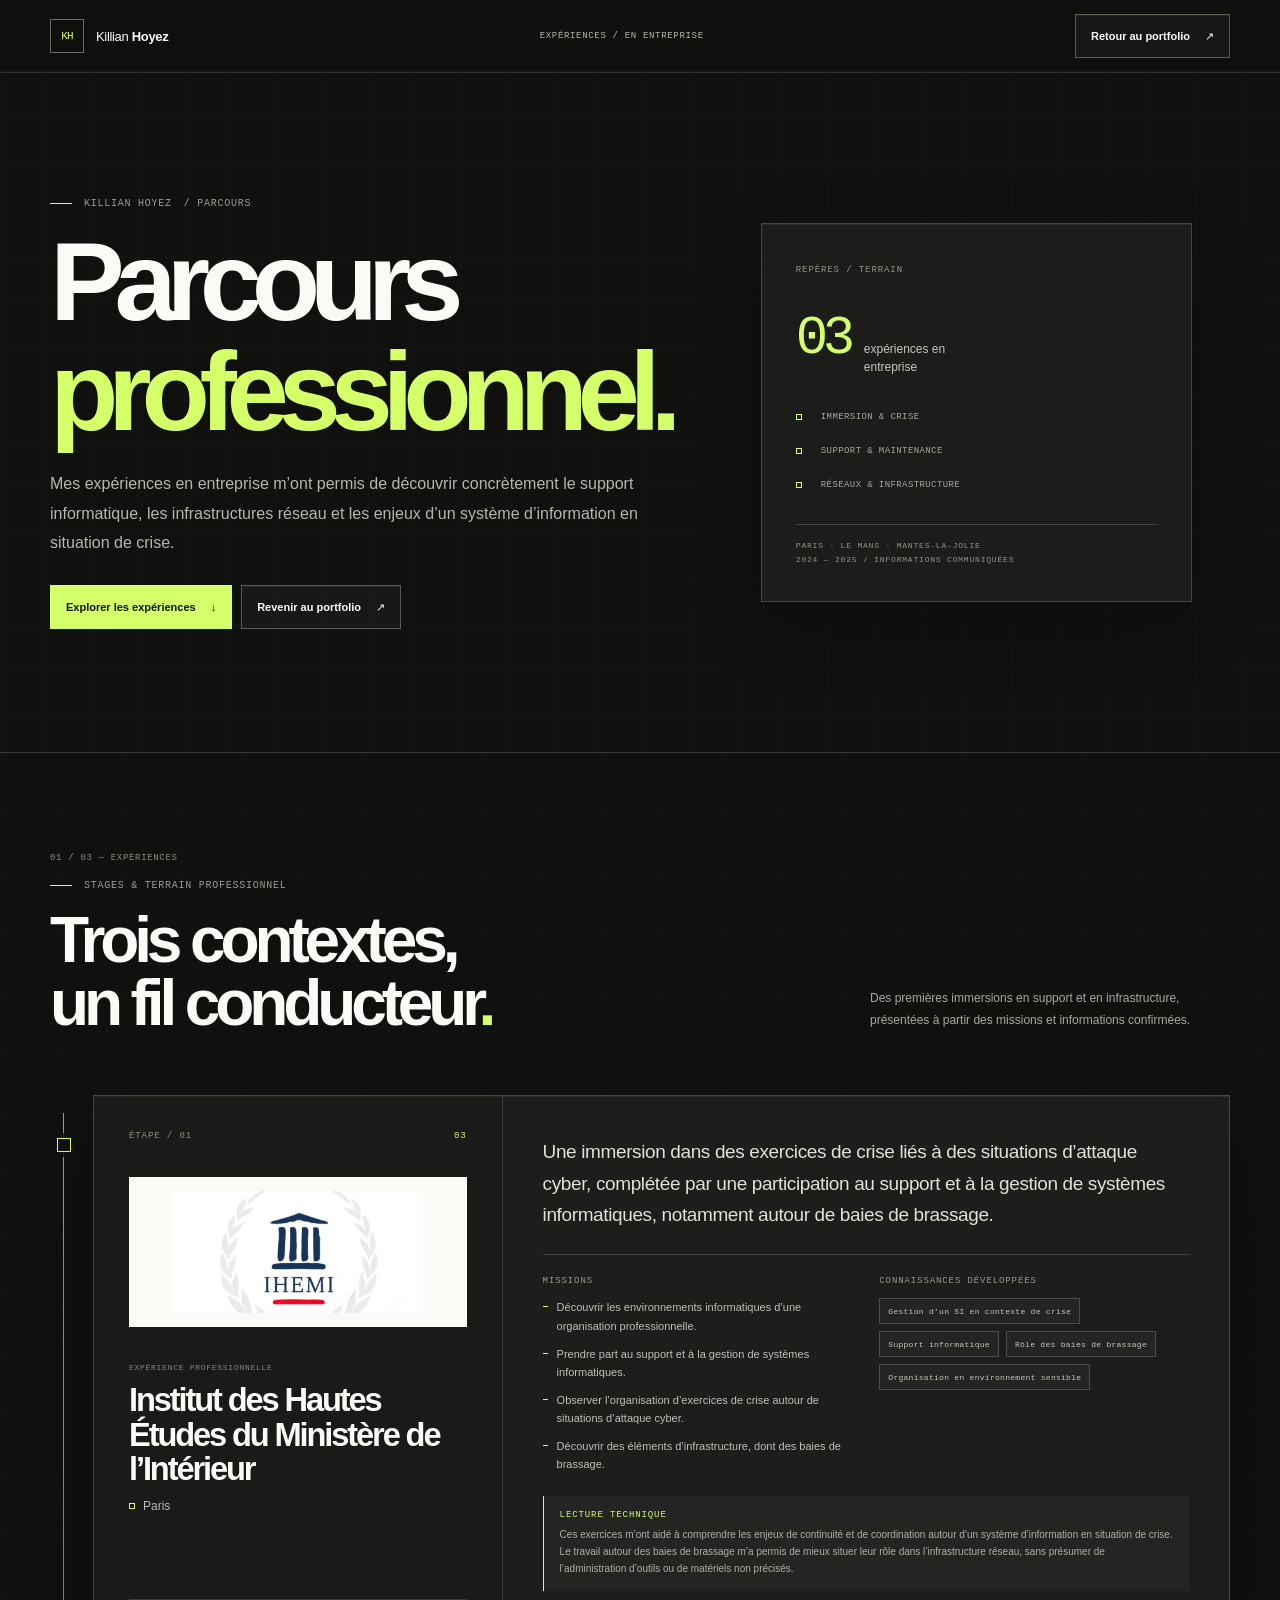
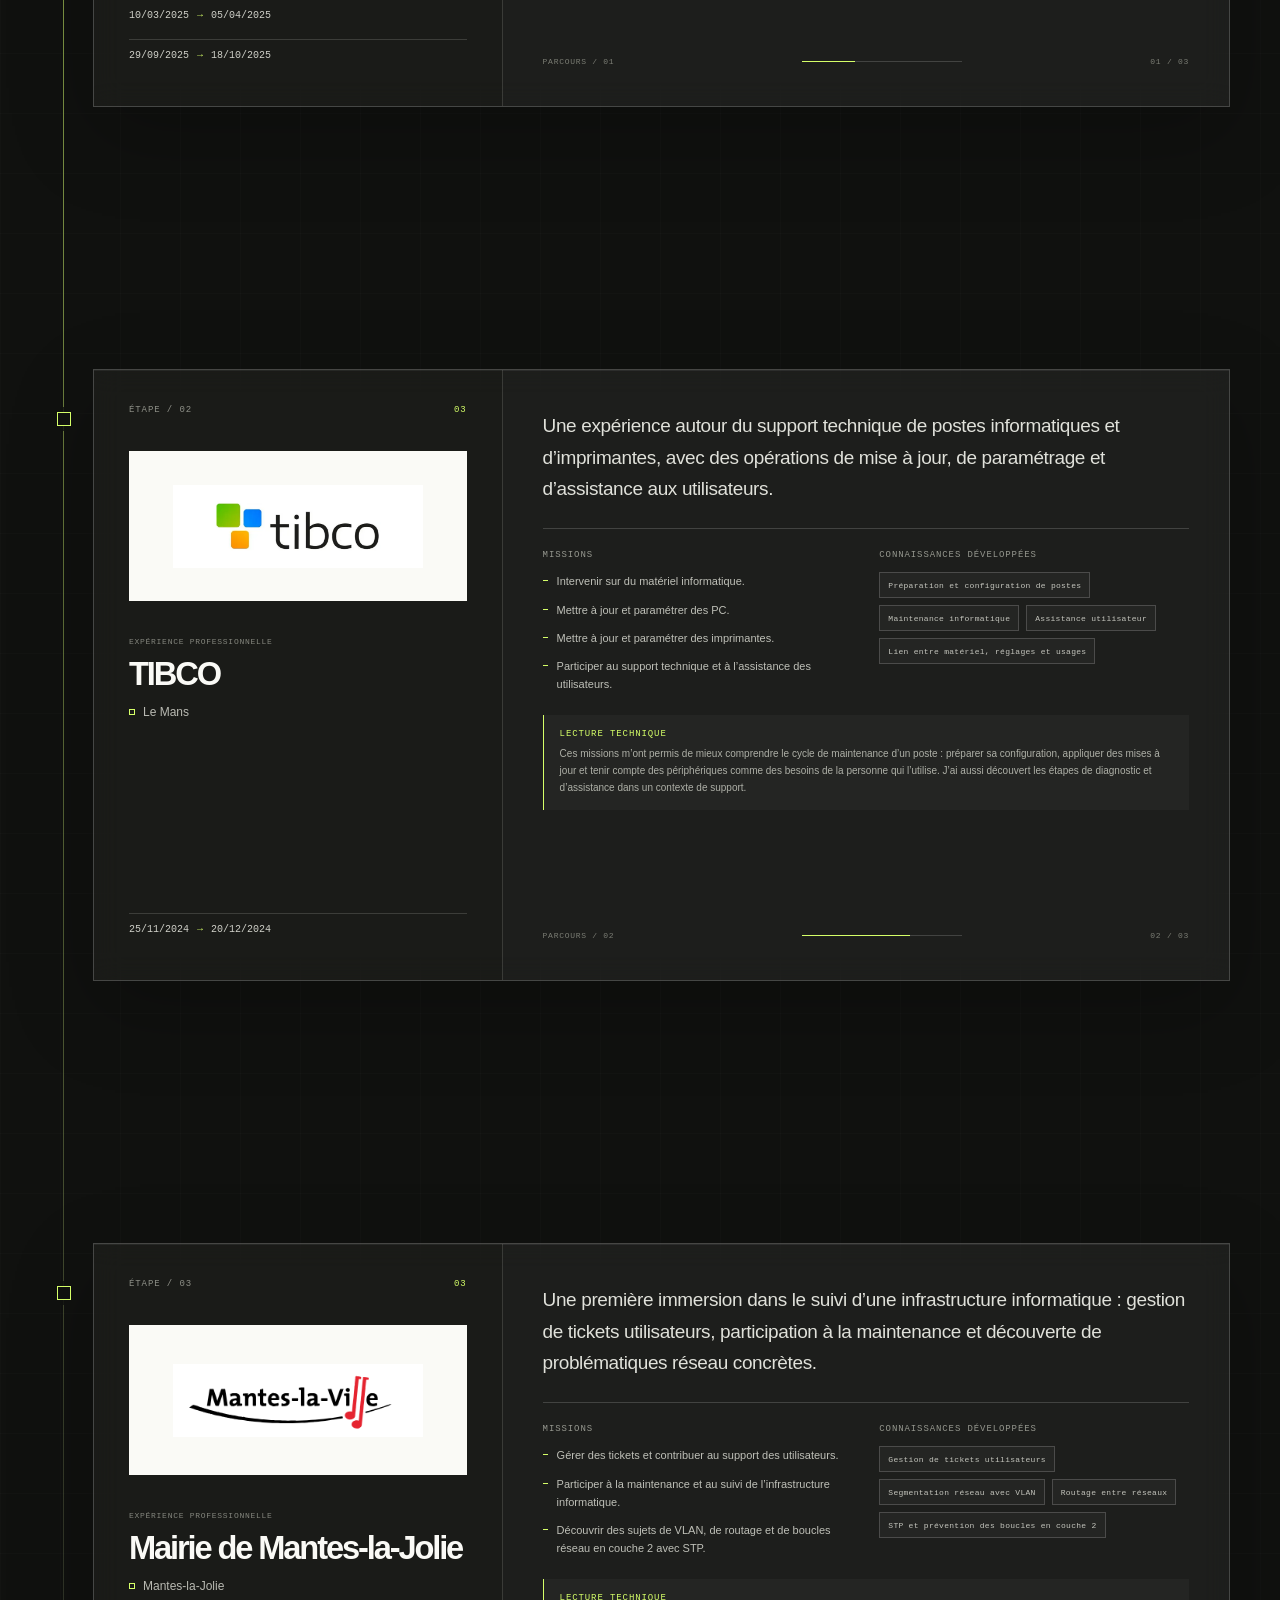
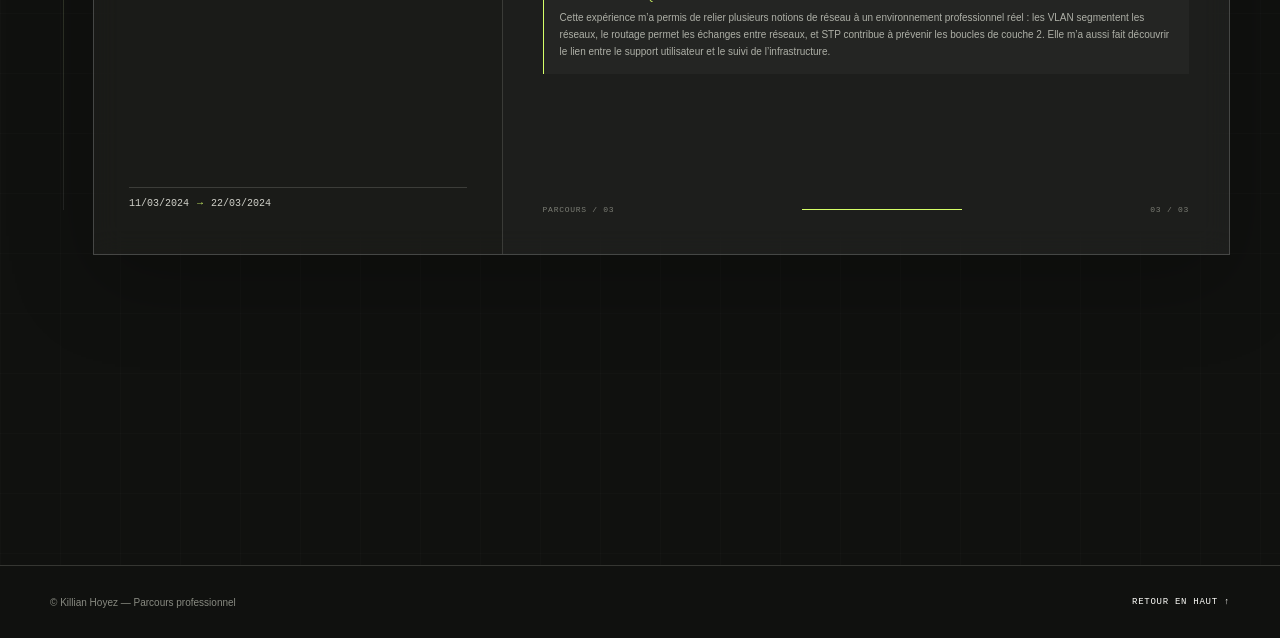
<file: parcours-professionnel/parcours-professionnel.html>
<!doctype html>
<html lang="fr">
  <head>
    <meta charset="utf-8">
    <meta name="viewport" content="width=device-width, initial-scale=1">
    <meta name="theme-color" content="#10110f">
    <meta name="description" content="Parcours professionnel de Killian Hoyez : stages en support informatique, systèmes, réseaux et découverte de la cybersécurité.">
    <meta property="og:title" content="Parcours professionnel — Killian Hoyez">
    <meta property="og:description" content="Trois expériences de terrain autour du support informatique, des infrastructures et des réseaux.">
    <meta property="og:type" content="website">
    <meta property="og:locale" content="fr_FR">
    <link rel="icon" type="image/svg+xml" href="https://imgs.search.brave.com/HBXkOZFEcLMCjWeNFne8ZSruWmKytpFtZ07hPt8DIpE/rs:fit:860:0:0:0/g:ce/aHR0cHM6Ly9pLnBp/bmltZy5jb20vb3Jp/Z2luYWxzLzU1Lzgy/LzFhLzU1ODIxYTYy/YWY2NDJhYzE4MDdh/ODk4ODQ1OWQ3YzFl/LmpwZw">
    <title>Parcours professionnel — Killian Hoyez</title>
    <link rel="stylesheet" href="parcours-professionnel.css">
  </head>
  <body>
    <a class="skip-link" href="#main">Aller au contenu</a>
    <header class="site-header">
      <div class="wrap header-inner">
        <a class="brand" href="../index.html#accueil" aria-label="Killian Hoyez — portfolio principal">
          <span class="brand-mark" aria-hidden="true">KH</span>
          <span>Killian <strong>Hoyez</strong></span>
        </a>
        <nav class="page-nav" aria-label="Navigation principale">
          <a class="nav-link" href="#experiences">Expériences / en entreprise</a>
        </nav>
        <a class="button" href="../index.html#parcours">Retour au portfolio <span aria-hidden="true">&#8599;</span></a>
      </div>
    </header>

    <main id="main">
      <section class="page-hero tile-field" id="accueil" data-tile-field aria-labelledby="page-title">
        <div class="wrap hero-layout">
          <div class="hero-copy">
            <p class="eyebrow">Killian Hoyez <span class="mono">/ Parcours</span></p>
            <h1 id="page-title">Parcours<span>professionnel.</span></h1>
            <p class="hero-lede">Mes expériences en entreprise m’ont permis de découvrir concrètement le support informatique, les infrastructures réseau et les enjeux d’un système d’information en situation de crise.</p>
            <div class="hero-actions">
              <a class="button button-primary" href="#experiences" data-cursor="VIEW">Explorer les expériences <span aria-hidden="true">&#8595;</span></a>
              <a class="button" href="../index.html#parcours">Revenir au portfolio <span aria-hidden="true">&#8599;</span></a>
            </div>
          </div>
          <aside class="hero-panel" aria-label="Repères sur les expériences présentées">
            <span class="panel-label">Repères / terrain</span>
            <div class="experience-count"><strong id="experience-count">03</strong><span>expériences en entreprise</span></div>
            <div class="mini-timeline" aria-hidden="true">
              <span>Immersion & crise</span>
              <span>Support & maintenance</span>
              <span>Réseaux & infrastructure</span>
            </div>
            <span class="panel-foot">Paris · Le Mans · Mantes-la-Jolie<br>2024 — 2025 / informations communiquées</span>
          </aside>
        </div>
      </section>

      <section class="experience-section tile-field" id="experiences" data-tile-field aria-labelledby="experiences-title">
        <div class="wrap">
          <div class="section-heading">
            <div><span class="section-number">01 / 03 — EXPÉRIENCES</span><p class="eyebrow">Stages & terrain professionnel</p><h2 id="experiences-title">Trois contextes,<br>un fil conducteur<span>.</span></h2></div>
            <p class="section-note">Des premières immersions en support et en infrastructure, présentées à partir des missions et informations confirmées.</p>
          </div>
          <div class="experience-stack" id="experience-stack" aria-label="Expériences professionnelles, de la plus récente à la plus ancienne"></div>
        </div>
      </section>

    </main>

    <footer class="site-footer">
      <div class="wrap footer-inner"><span>© Killian Hoyez — Parcours professionnel</span><a class="footer-top" href="#accueil">Retour en haut ↑</a></div>
    </footer>

    <script src="parcours-professionnel.js"></script>
    <script src="tile-field.js"></script>
  </body>
</html>
</file>
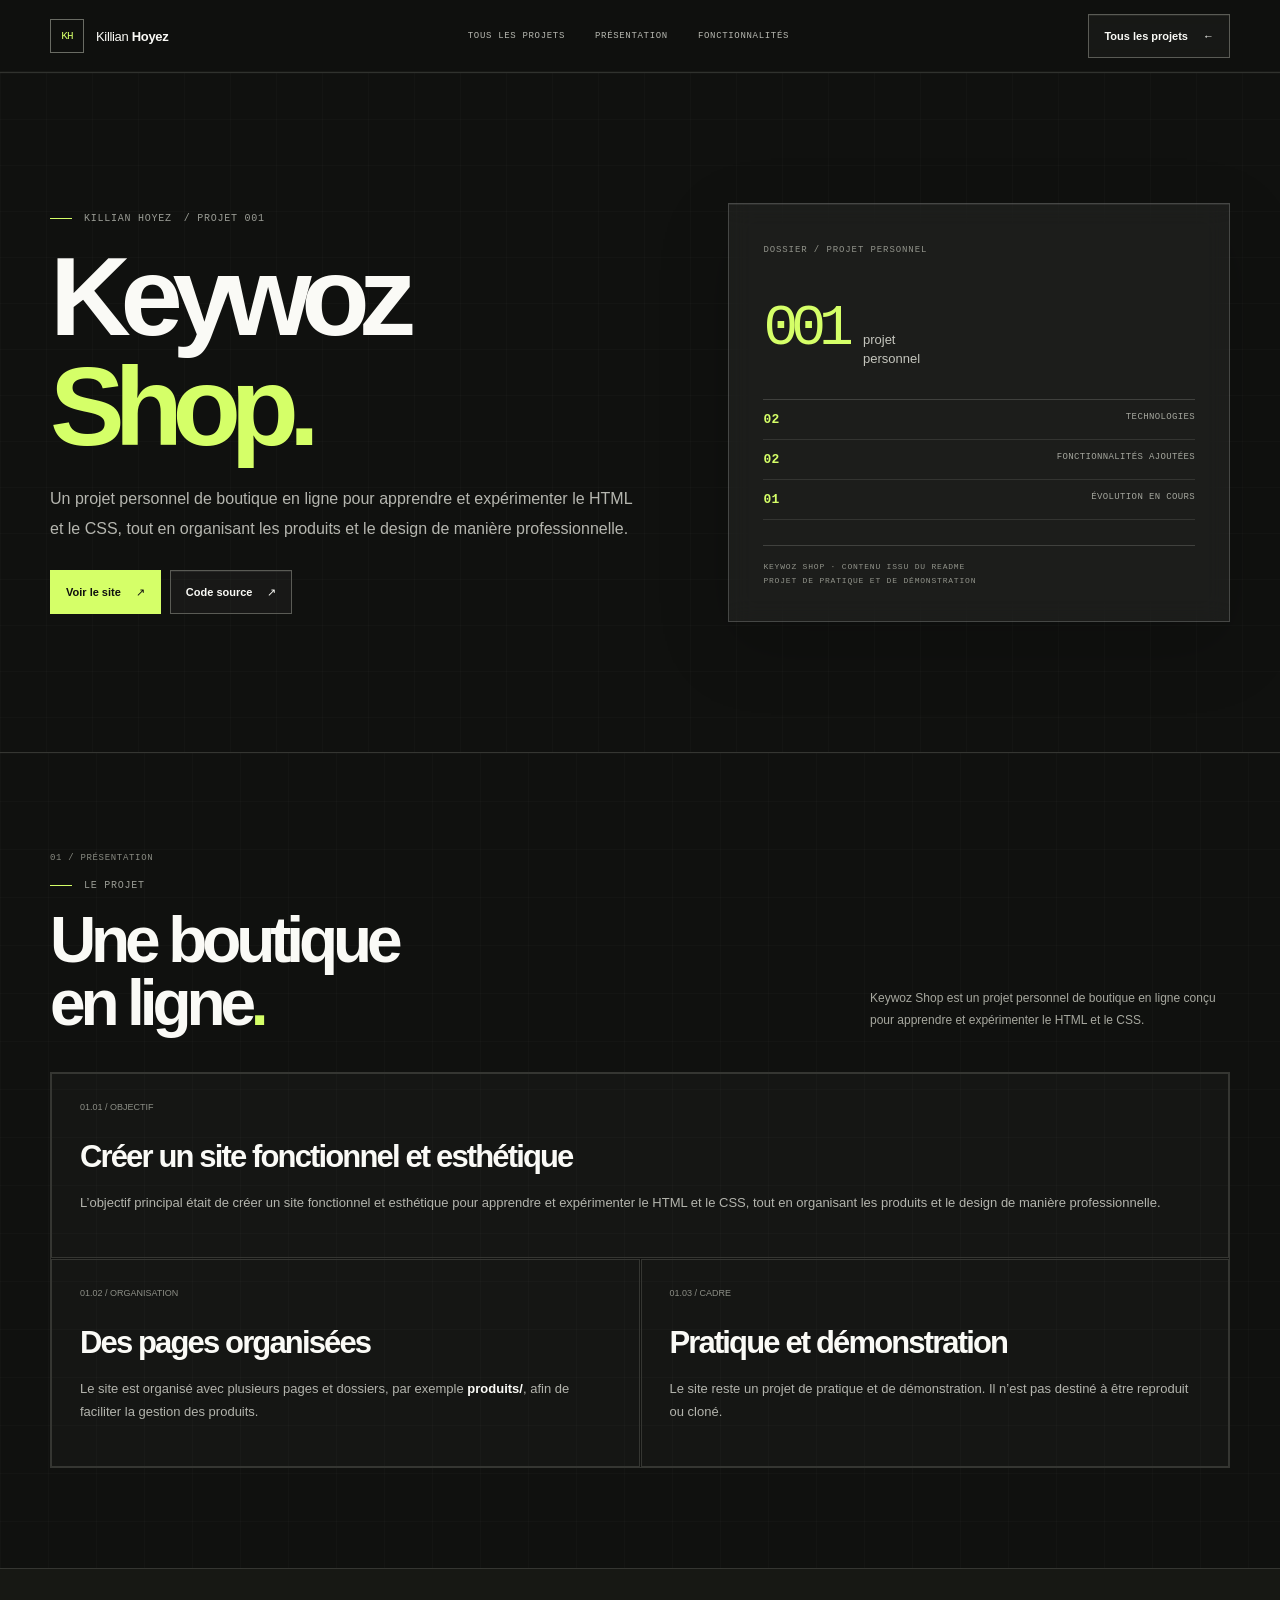
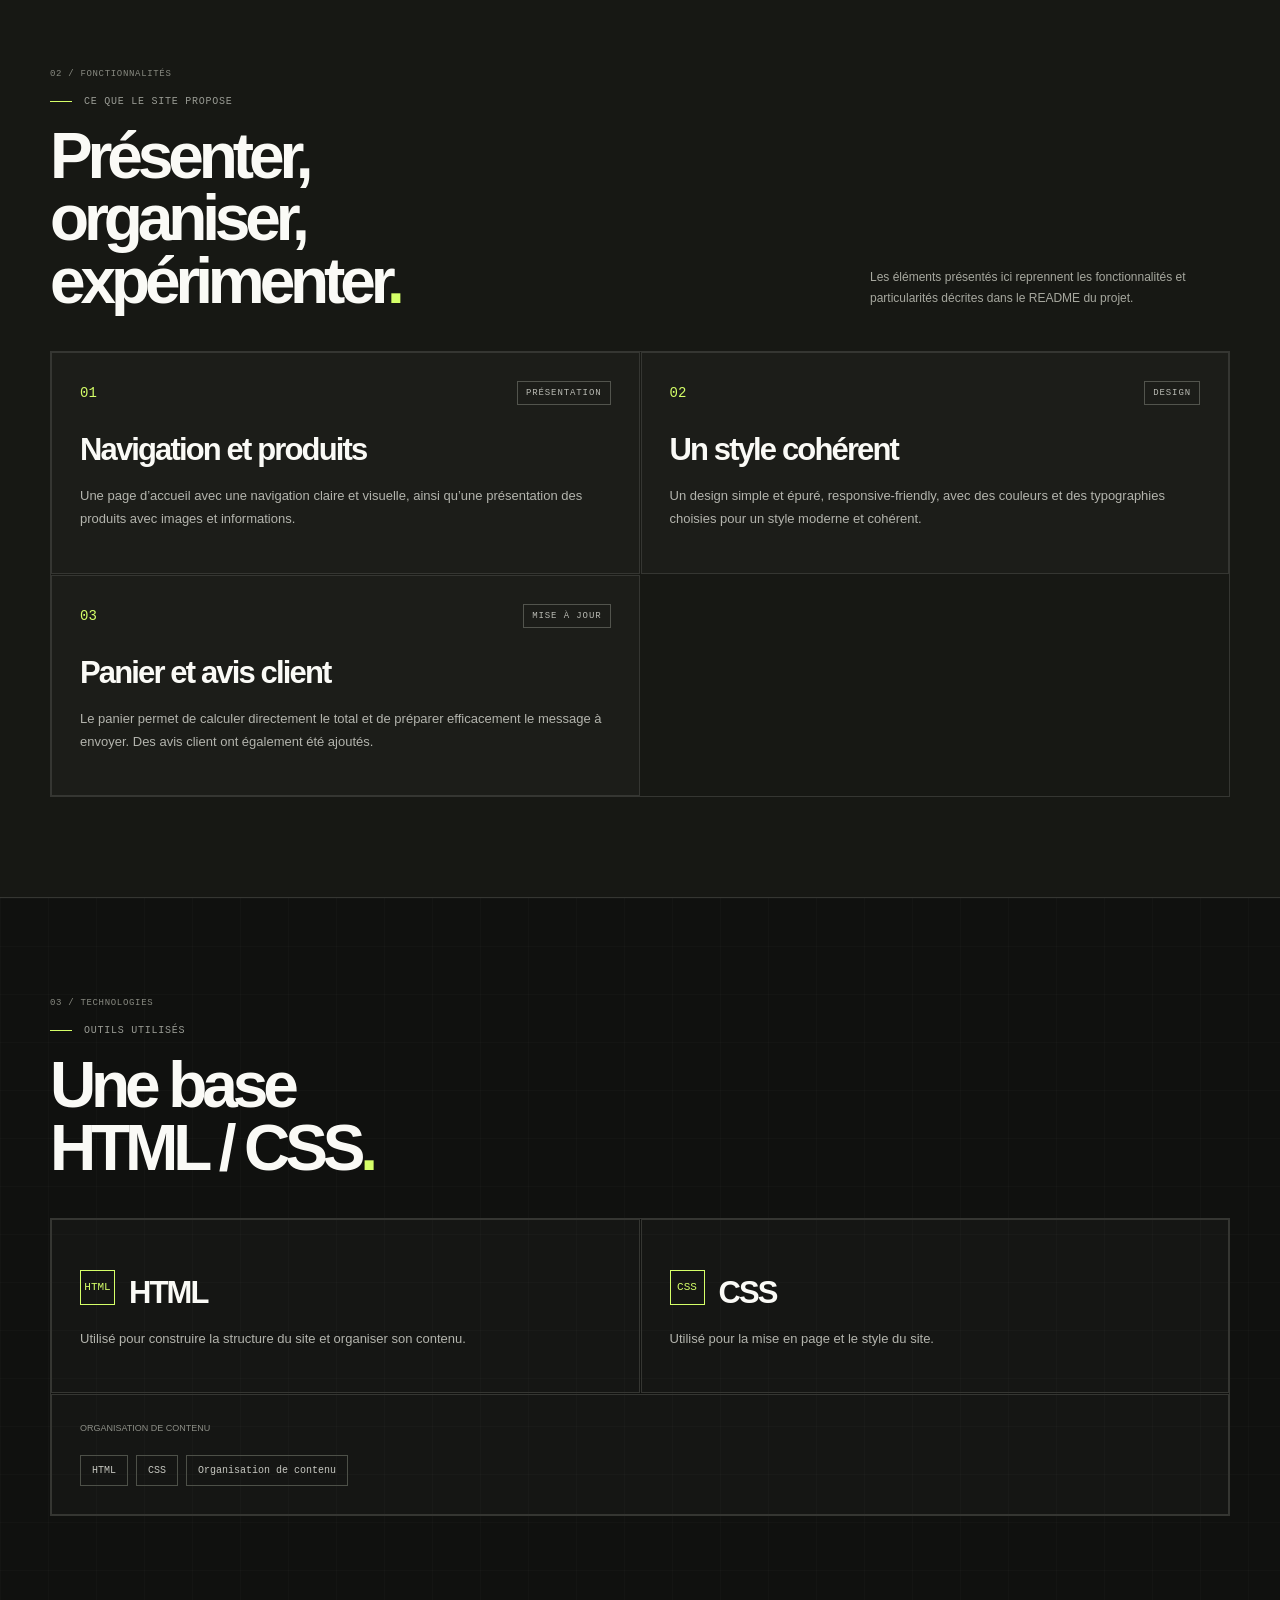
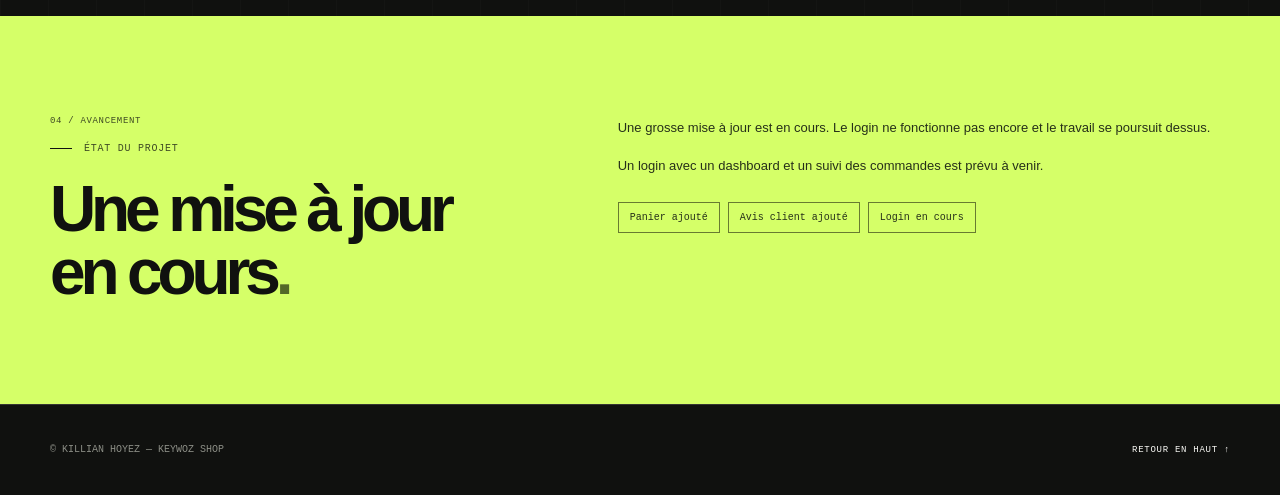
<file: projets/keywoz-shop.html>
<!doctype html>
<html lang="fr">
  <head>
    <meta charset="utf-8">
    <meta name="viewport" content="width=device-width, initial-scale=1">
    <meta name="theme-color" content="#10110f">
    <meta name="description" content="Présentation du projet personnel Keywoz Shop de Killian Hoyez : une boutique en ligne conçue pour expérimenter le HTML, le CSS et l’organisation de contenu.">
    <meta property="og:title" content="Keywoz Shop — Killian Hoyez">
    <meta property="og:description" content="Un projet personnel de boutique en ligne pour apprendre et expérimenter le HTML et le CSS.">
    <meta property="og:type" content="website">
    <meta property="og:locale" content="fr_FR">
    <title>Keywoz Shop — Killian Hoyez</title>
    <link rel="stylesheet" href="../veille/veille.css">
    <link rel="icon" type="image/svg+xml" href="https://imgs.search.brave.com/HBXkOZFEcLMCjWeNFne8ZSruWmKytpFtZ07hPt8DIpE/rs:fit:860:0:0:0/g:ce/aHR0cHM6Ly9pLnBp/bmltZy5jb20vb3Jp/Z2luYWxzLzU1Lzgy/LzFhLzU1ODIxYTYy/YWY2NDJhYzE4MDdh/ODk4ODQ1OWQ3YzFl/LmpwZw">

  </head>
  <body>
    <a class="skip-link" href="#main">Aller au contenu</a>
    <header class="site-header"><div class="wrap header-inner"><a class="brand" href="../index.html#accueil" aria-label="Killian Hoyez — portfolio principal"><span class="brand-mark" aria-hidden="true">KH</span><span>Killian <strong>Hoyez</strong></span></a><nav class="page-nav" aria-label="Navigation du projet"><a class="nav-link" href="projets.html">Tous les projets</a><a class="nav-link" href="#presentation">Présentation</a><a class="nav-link" href="#fonctionnalites">Fonctionnalités</a></nav><a class="button" href="projets.html">Tous les projets <span aria-hidden="true">&#8592;</span></a></div></header>
    <main id="main">
      <section class="page-hero tile-field" id="accueil" aria-labelledby="page-title"><div class="wrap hero-layout"><div class="hero-copy"><p class="eyebrow">Killian Hoyez <span class="mono">/ Projet 001</span></p><h1 id="page-title">Keywoz<span>Shop.</span></h1><p class="hero-lede">Un projet personnel de boutique en ligne pour apprendre et expérimenter le HTML et le CSS, tout en organisant les produits et le design de manière professionnelle.</p><div class="hero-actions"><a class="button button-primary" href="https://keywoz-sys.github.io/keywoz-shop/" target="_blank" rel="noopener noreferrer">Voir le site <span aria-hidden="true">&#8599;</span></a><a class="button" href="https://github.com/keywoz-sys/keywoz-shop" target="_blank" rel="noopener noreferrer">Code source <span aria-hidden="true">&#8599;</span></a></div></div><aside class="hero-panel" aria-label="Repères du projet"><span class="panel-label">Dossier / Projet personnel</span><div class="hero-stat"><strong>001</strong><span>projet<br>personnel</span></div><div class="hero-metrics"><span><b>02</b> technologies</span><span><b>02</b> fonctionnalités ajoutées</span><span><b>01</b> évolution en cours</span></div><span class="panel-foot">Keywoz Shop · contenu issu du README<br>Projet de pratique et de démonstration</span></aside></div></section>
      <section class="section tile-field" id="presentation" aria-labelledby="presentation-title"><div class="wrap"><div class="section-heading"><div><span class="section-number">01 / PRÉSENTATION</span><p class="eyebrow">Le projet</p><h2 id="presentation-title">Une boutique<br>en ligne<span>.</span></h2></div><p class="section-note">Keywoz Shop est un projet personnel de boutique en ligne conçu pour apprendre et expérimenter le HTML et le CSS.</p></div><div class="concept-grid"><article class="concept-card concept-wide"><span class="card-index">01.01 / OBJECTIF</span><h3>Créer un site fonctionnel et esthétique</h3><p>L’objectif principal était de créer un site fonctionnel et esthétique pour apprendre et expérimenter le HTML et le CSS, tout en organisant les produits et le design de manière professionnelle.</p></article><article class="concept-card"><span class="card-index">01.02 / ORGANISATION</span><h3>Des pages organisées</h3><p>Le site est organisé avec plusieurs pages et dossiers, par exemple <strong>produits/</strong>, afin de faciliter la gestion des produits.</p></article><article class="concept-card"><span class="card-index">01.03 / CADRE</span><h3>Pratique et démonstration</h3><p>Le site reste un projet de pratique et de démonstration. Il n’est pas destiné à être reproduit ou cloné.</p></article></div></div></section>
      <section class="section section-contrast" id="fonctionnalites" aria-labelledby="fonctionnalites-title"><div class="wrap"><div class="section-heading"><div><span class="section-number">02 / FONCTIONNALITÉS</span><p class="eyebrow">Ce que le site propose</p><h2 id="fonctionnalites-title">Présenter,<br>organiser,<br>expérimenter<span>.</span></h2></div><p class="section-note">Les éléments présentés ici reprennent les fonctionnalités et particularités décrites dans le README du projet.</p></div><div class="standards-grid"><article class="standard-card"><div class="standard-top"><span class="standard-id">01</span><span class="status">PRÉSENTATION</span></div><h3>Navigation et produits</h3><p>Une page d’accueil avec une navigation claire et visuelle, ainsi qu’une présentation des produits avec images et informations.</p></article><article class="standard-card"><div class="standard-top"><span class="standard-id">02</span><span class="status">DESIGN</span></div><h3>Un style cohérent</h3><p>Un design simple et épuré, responsive-friendly, avec des couleurs et des typographies choisies pour un style moderne et cohérent.</p></article><article class="standard-card"><div class="standard-top"><span class="standard-id">03</span><span class="status">MISE À JOUR</span></div><h3>Panier et avis client</h3><p>Le panier permet de calculer directement le total et de préparer efficacement le message à envoyer. Des avis client ont également été ajoutés.</p></article></div></div></section>
      <section class="section tile-field" id="technologies" aria-labelledby="technologies-title"><div class="wrap"><div class="section-heading"><div><span class="section-number">03 / TECHNOLOGIES</span><p class="eyebrow">Outils utilisés</p><h2 id="technologies-title">Une base<br>HTML / CSS<span>.</span></h2></div></div><div class="tools-layout"><article class="tool-card"><div><span class="tool-logo">HTML</span><h3>HTML</h3></div><p>Utilisé pour construire la structure du site et organiser son contenu.</p></article><article class="tool-card"><div><span class="tool-logo">CSS</span><h3>CSS</h3></div><p>Utilisé pour la mise en page et le style du site.</p></article><div class="keyword-box"><span class="card-index">ORGANISATION DE CONTENU</span><div class="tags"><span>HTML</span><span>CSS</span><span>Organisation de contenu</span></div></div></div></div></section>
      <section class="section section-summary" id="avancement" aria-labelledby="avancement-title"><div class="wrap summary-layout"><div><span class="section-number">04 / AVANCEMENT</span><p class="eyebrow">État du projet</p><h2 id="avancement-title">Une mise à jour<br>en cours<span>.</span></h2></div><div class="summary-copy"><p>Une grosse mise à jour est en cours. Le login ne fonctionne pas encore et le travail se poursuit dessus.</p><p>Un login avec un dashboard et un suivi des commandes est prévu à venir.</p><div class="skills-learned"><span>Panier ajouté</span><span>Avis client ajouté</span><span>Login en cours</span></div></div></div></section>
    </main>
    <footer class="site-footer"><div class="wrap footer-inner"><span>© Killian Hoyez — Keywoz Shop</span><a class="footer-top" href="#main">Retour en haut ↑</a></div></footer>
    <script src="../parcours-professionnel/tile-field.js"></script>
  </body>
</html>
</file>
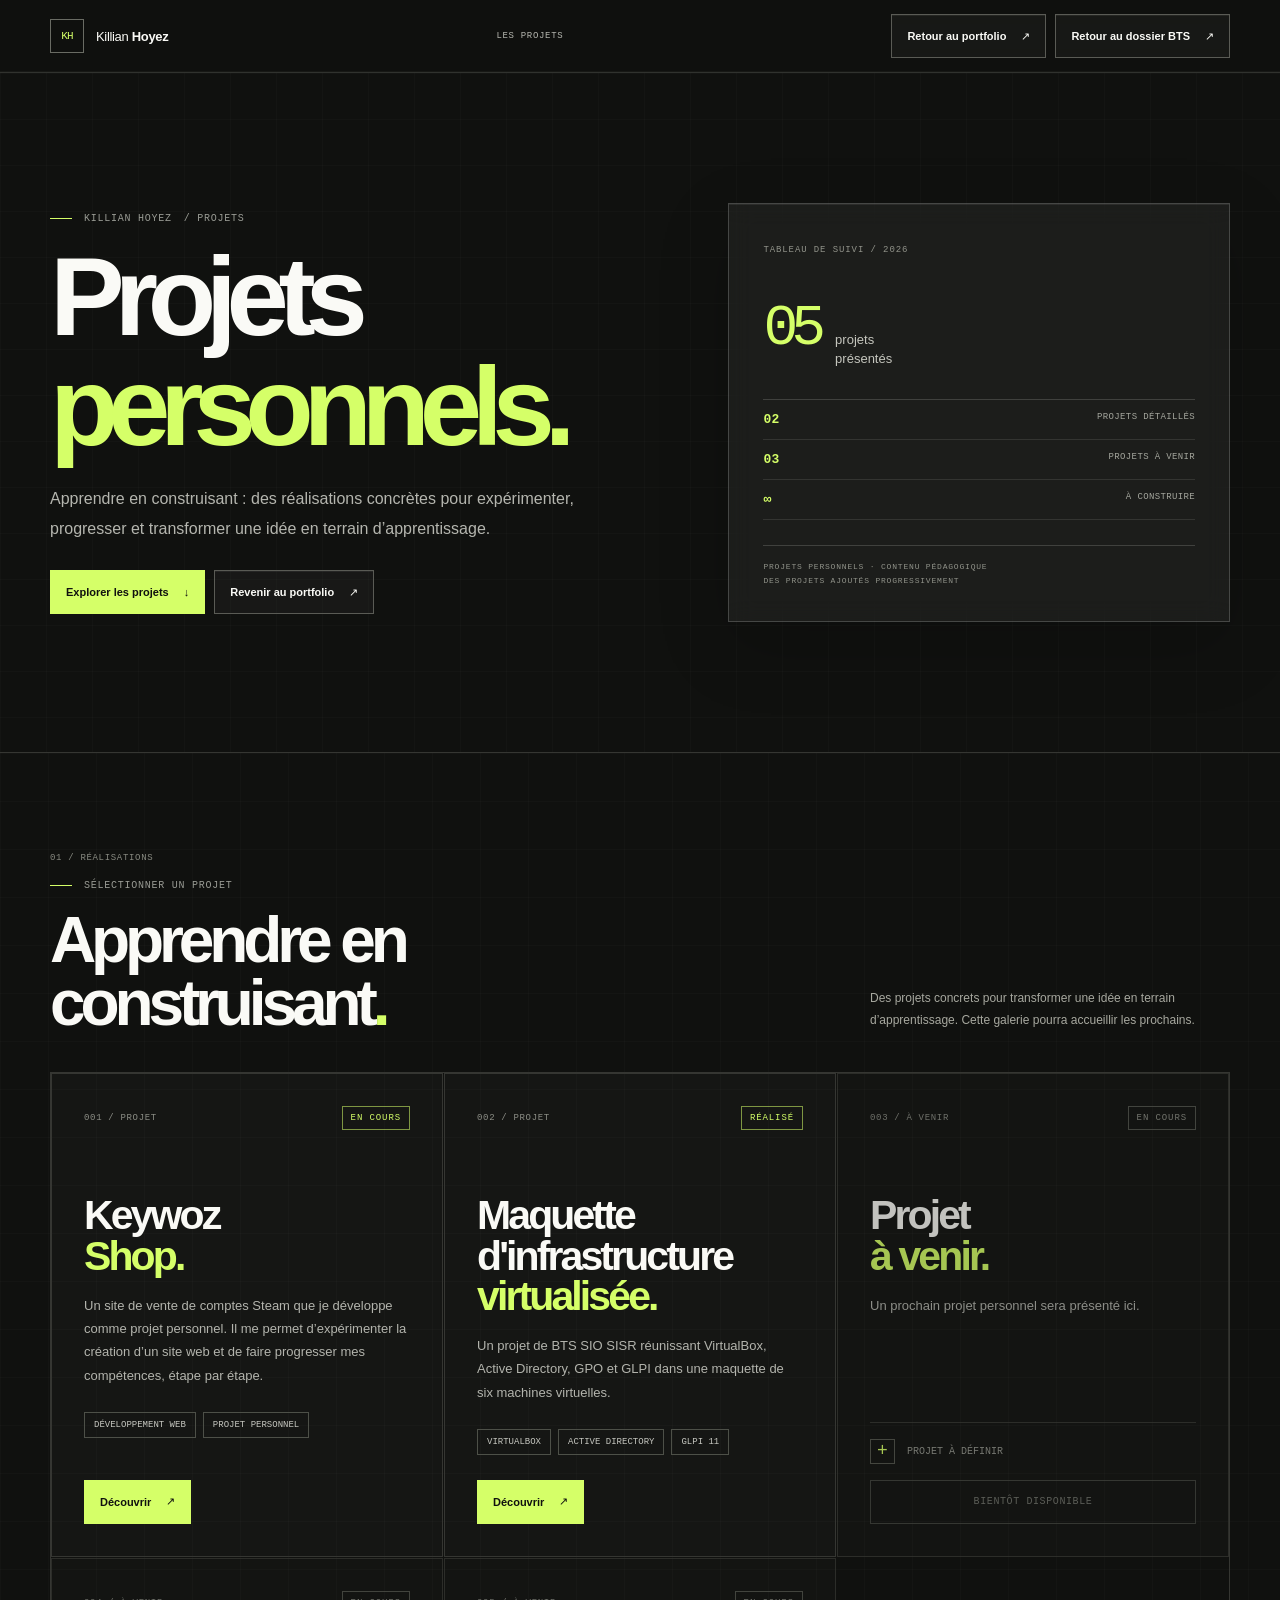
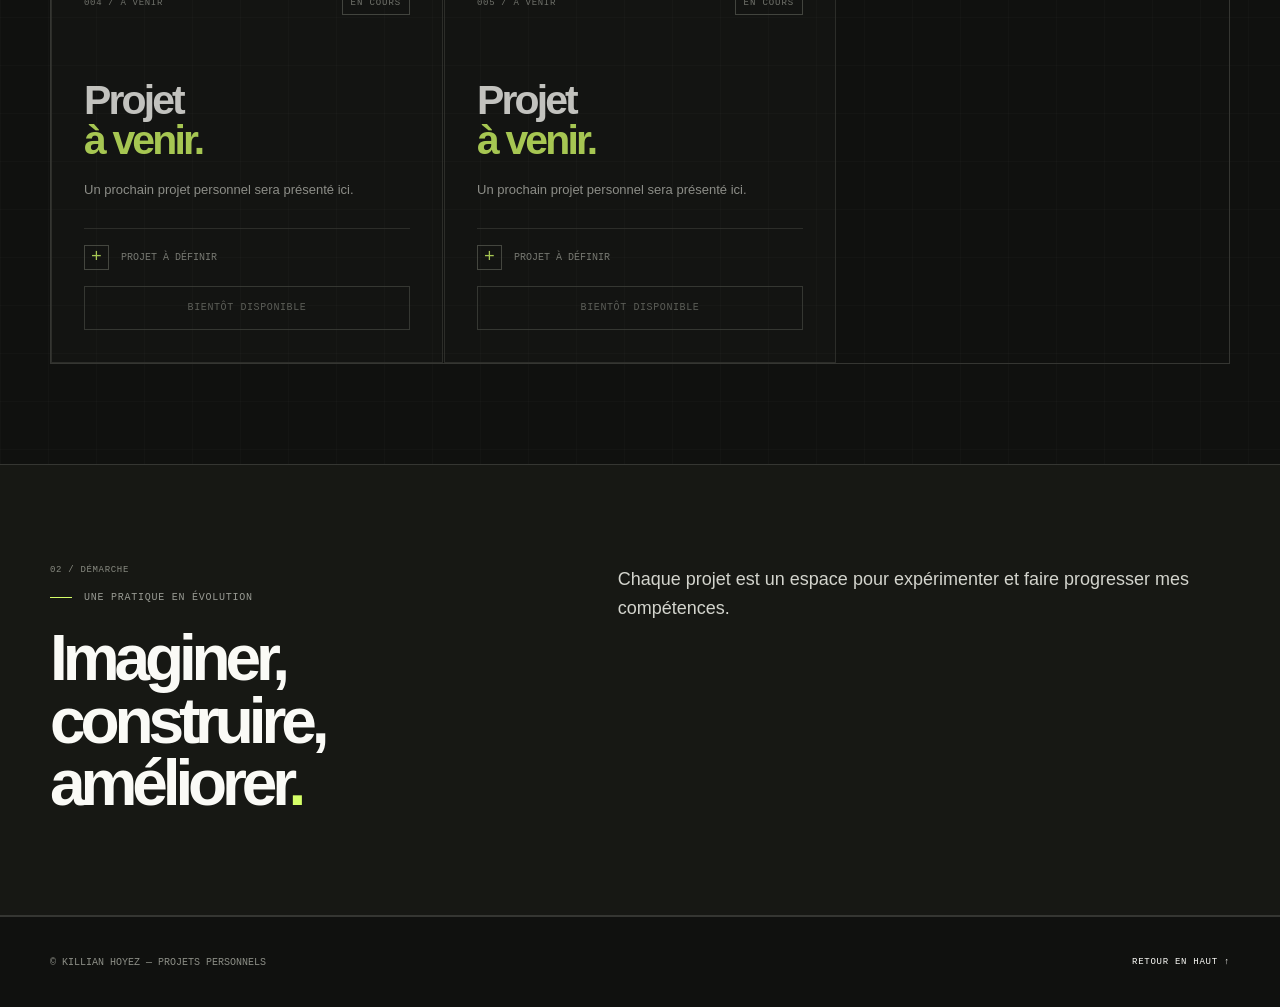
<file: projets/projets.html>
<!doctype html>
<html lang="fr">
  <head>
    <meta charset="utf-8">
    <meta name="viewport" content="width=device-width, initial-scale=1">
    <meta name="theme-color" content="#10110f">
    <meta name="description" content="Les projets personnels de Killian Hoyez : expérimenter, construire et progresser en informatique.">
    <meta property="og:title" content="Projets — Killian Hoyez">
    <meta property="og:description" content="Des projets personnels pour apprendre en construisant.">
    <meta property="og:type" content="website">
    <meta property="og:locale" content="fr_FR">
    <title>Projets — Killian Hoyez</title>
    <link rel="stylesheet" href="../veille/veille-index.css">
    <link rel="stylesheet" href="projets.css">
    <link rel="icon" type="image/svg+xml" href="https://imgs.search.brave.com/HBXkOZFEcLMCjWeNFne8ZSruWmKytpFtZ07hPt8DIpE/rs:fit:860:0:0:0/g:ce/aHR0cHM6Ly9pLnBp/bmltZy5jb20vb3Jp/Z2luYWxzLzU1Lzgy/LzFhLzU1ODIxYTYy/YWY2NDJhYzE4MDdh/ODk4ODQ1OWQ3YzFl/LmpwZw">

  </head>
  <body>
    <a class="skip-link" href="#main">Aller au contenu</a>
    <header class="site-header"><div class="wrap header-inner"><a class="brand" href="../index.html#accueil" aria-label="Killian Hoyez — portfolio principal"><span class="brand-mark" aria-hidden="true">KH</span><span>Killian <strong>Hoyez</strong></span></a><nav class="page-nav" aria-label="Navigation principale"><a class="nav-link" href="#projets">Les projets</a></nav><div class="header-actions"><a class="button" href="../index.html#accueil">Retour au portfolio <span aria-hidden="true">&#8599;</span></a><a class="button" href="../dossier-bts/dossier-bts.html">Retour au dossier BTS <span aria-hidden="true">&#8599;</span></a></div></div></header>
    <main id="main">
      <section class="page-hero tile-field" id="accueil" aria-labelledby="page-title"><div class="wrap hero-layout"><div class="hero-copy"><p class="eyebrow">Killian Hoyez <span class="mono">/ Projets</span></p><h1 id="page-title">Projets<span>personnels.</span></h1><p class="hero-lede">Apprendre en construisant : des réalisations concrètes pour expérimenter, progresser et transformer une idée en terrain d’apprentissage.</p><div class="hero-actions"><a class="button button-primary" href="#projets">Explorer les projets <span aria-hidden="true">&#8595;</span></a><a class="button" href="../index.html#accueil">Revenir au portfolio <span aria-hidden="true">&#8599;</span></a></div></div><aside class="hero-panel" aria-label="Repères sur les projets"><span class="panel-label">Tableau de suivi / 2026</span><div class="hero-stat"><strong>05</strong><span>projets<br>présentés</span></div><div class="hero-metrics"><span><b>02</b> projets détaillés</span><span><b>03</b> projets à venir</span><span><b>∞</b> à construire</span></div><span class="panel-foot">Projets personnels · contenu pédagogique<br>Des projets ajoutés progressivement</span></aside></div></section>
      <section class="section tile-field" id="projets" aria-labelledby="projets-title"><div class="wrap"><div class="section-heading"><div><span class="section-number">01 / RÉALISATIONS</span><p class="eyebrow">Sélectionner un projet</p><h2 id="projets-title">Apprendre en<br>construisant<span>.</span></h2></div><p class="section-note">Des projets concrets pour transformer une idée en terrain d’apprentissage. Cette galerie pourra accueillir les prochains.</p></div><div class="veille-grid">
        <article class="veille-card veille-card-active"><div class="veille-card-top"><span class="card-index">001 / PROJET</span><span class="card-status">En cours</span></div><h3>Keywoz<br><span>Shop.</span></h3><p>Un site de vente de comptes Steam que je développe comme projet personnel. Il me permet d’expérimenter la création d’un site web et de faire progresser mes compétences, étape par étape.</p><div class="tag-list"><span>Développement web</span><span>Projet personnel</span></div><a class="button button-primary" href="keywoz-shop.html">Découvrir <span aria-hidden="true">&#8599;</span></a></article>
        <article class="veille-card veille-card-active"><div class="veille-card-top"><span class="card-index">002 / PROJET</span><span class="card-status">Réalisé</span></div><h3>Maquette d'infrastructure<br><span>virtualisée.</span></h3><p>Un projet de BTS SIO SISR réunissant VirtualBox, Active Directory, GPO et GLPI dans une maquette de six machines virtuelles.</p><div class="tag-list"><span>VirtualBox</span><span>Active Directory</span><span>GLPI 11</span></div><a class="button button-primary" href="vm-infra.html">Découvrir <span aria-hidden="true">&#8599;</span></a></article>
        <article class="veille-card veille-card-building" aria-label="Projet 003 en cours"><div class="veille-card-top"><span class="card-index">003 / À VENIR</span><span class="card-status">En cours</span></div><h3>Projet<br><span>à venir.</span></h3><p>Un prochain projet personnel sera présenté ici.</p><div class="building-line"><span aria-hidden="true">+</span><span>Projet à définir</span></div><span class="disabled-button" aria-hidden="true">Bientôt disponible</span></article>
        <article class="veille-card veille-card-building" aria-label="Projet 004 en cours"><div class="veille-card-top"><span class="card-index">004 / À VENIR</span><span class="card-status">En cours</span></div><h3>Projet<br><span>à venir.</span></h3><p>Un prochain projet personnel sera présenté ici.</p><div class="building-line"><span aria-hidden="true">+</span><span>Projet à définir</span></div><span class="disabled-button" aria-hidden="true">Bientôt disponible</span></article>
        <article class="veille-card veille-card-building" aria-label="Projet 005 en cours"><div class="veille-card-top"><span class="card-index">005 / À VENIR</span><span class="card-status">En cours</span></div><h3>Projet<br><span>à venir.</span></h3><p>Un prochain projet personnel sera présenté ici.</p><div class="building-line"><span aria-hidden="true">+</span><span>Projet à définir</span></div><span class="disabled-button" aria-hidden="true">Bientôt disponible</span></article>
      </div></div></section>
      <section class="section section-contrast" aria-labelledby="method-title"><div class="wrap method-layout"><div><span class="section-number">02 / DÉMARCHE</span><p class="eyebrow">Une pratique en évolution</p><h2 id="method-title">Imaginer,<br>construire,<br>améliorer<span>.</span></h2></div><div class="method-copy"><p class="method-lede">Chaque projet est un espace pour expérimenter et faire progresser mes compétences.</p></div></div></section>
    </main>
    <footer class="site-footer"><div class="wrap footer-inner"><span>© Killian Hoyez — Projets personnels</span><a class="footer-top" href="#main">Retour en haut ↑</a></div></footer>
    <script src="../parcours-professionnel/tile-field.js"></script>
  </body>
</html>
</file>
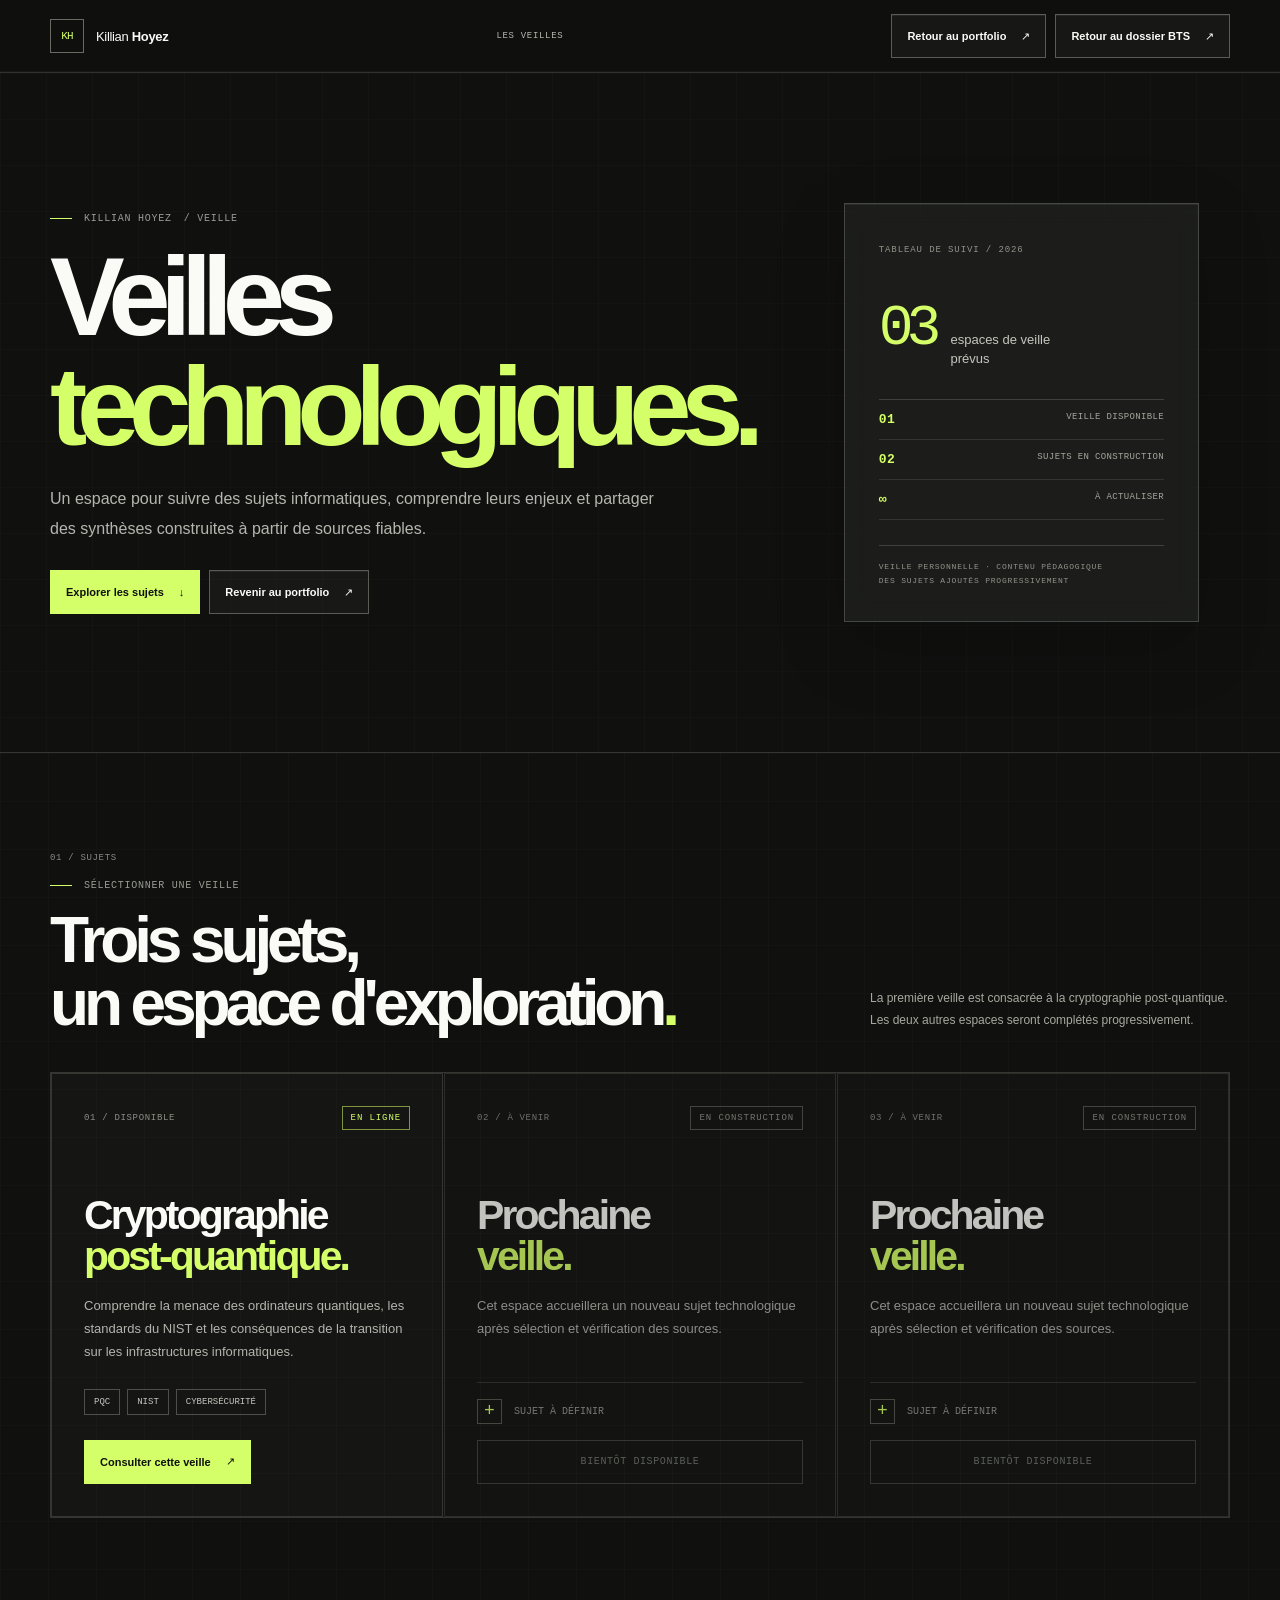
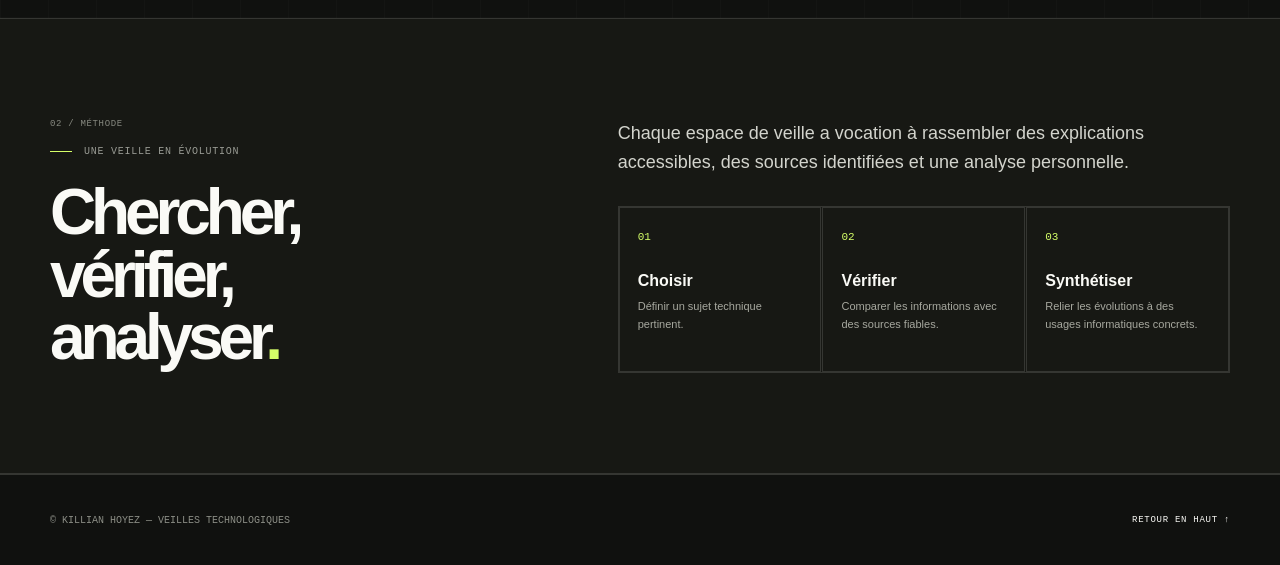
<file: veille/veille.html>
<!doctype html>
<html lang="fr">
  <head>
    <meta charset="utf-8">
    <meta name="viewport" content="width=device-width, initial-scale=1">
    <meta name="theme-color" content="#10110f">
    <meta name="description" content="Les veilles technologiques de Killian Hoyez : sujets suivis, synthèses et analyses informatiques.">
    <title>Veilles technologiques — Killian Hoyez</title>
    <link rel="stylesheet" href="veille-index.css">
    <link rel="icon" type="image/svg+xml" href="https://imgs.search.brave.com/HBXkOZFEcLMCjWeNFne8ZSruWmKytpFtZ07hPt8DIpE/rs:fit:860:0:0:0/g:ce/aHR0cHM6Ly9pLnBp/bmltZy5jb20vb3Jp/Z2luYWxzLzU1Lzgy/LzFhLzU1ODIxYTYy/YWY2NDJhYzE4MDdh/ODk4ODQ1OWQ3YzFl/LmpwZw">

  </head>
  <body>
    <a class="skip-link" href="#main">Aller au contenu</a>
    <header class="site-header"><div class="wrap header-inner"><a class="brand" href="../index.html#accueil" aria-label="Killian Hoyez — portfolio principal"><span class="brand-mark" aria-hidden="true">KH</span><span>Killian <strong>Hoyez</strong></span></a><nav class="page-nav" aria-label="Navigation principale"><a class="nav-link" href="#veilles">Les veilles</a></nav><div class="header-actions"><a class="button" href="../index.html#veille">Retour au portfolio <span aria-hidden="true">&#8599;</span></a><a class="button" href="../dossier-bts/dossier-bts.html">Retour au dossier BTS <span aria-hidden="true">&#8599;</span></a></div></div></header>
    <main id="main">
      <section class="page-hero tile-field" id="accueil" aria-labelledby="page-title"><div class="wrap hero-layout"><div class="hero-copy"><p class="eyebrow">Killian Hoyez <span class="mono">/ Veille</span></p><h1 id="page-title">Veilles<span>technologiques.</span></h1><p class="hero-lede">Un espace pour suivre des sujets informatiques, comprendre leurs enjeux et partager des synthèses construites à partir de sources fiables.</p><div class="hero-actions"><a class="button button-primary" href="#veilles">Explorer les sujets <span aria-hidden="true">&#8595;</span></a><a class="button" href="../index.html#veille">Revenir au portfolio <span aria-hidden="true">&#8599;</span></a></div></div><aside class="hero-panel" aria-label="Repères sur les veilles"><span class="panel-label">Tableau de suivi / 2026</span><div class="hero-stat"><strong>03</strong><span>espaces de veille<br>prévus</span></div><div class="hero-metrics"><span><b>01</b> veille disponible</span><span><b>02</b> sujets en construction</span><span><b>∞</b> à actualiser</span></div><span class="panel-foot">Veille personnelle · contenu pédagogique<br>Des sujets ajoutés progressivement</span></aside></div></section>
      <section class="section tile-field" id="veilles" aria-labelledby="veilles-title"><div class="wrap"><div class="section-heading"><div><span class="section-number">01 / SUJETS</span><p class="eyebrow">Sélectionner une veille</p><h2 id="veilles-title">Trois sujets,<br>un espace d'exploration<span>.</span></h2></div><p class="section-note">La première veille est consacrée à la cryptographie post-quantique. Les deux autres espaces seront complétés progressivement.</p></div><div class="veille-grid">
        <article class="veille-card veille-card-active"><div class="veille-card-top"><span class="card-index">01 / DISPONIBLE</span><span class="card-status">En ligne</span></div><h3>Cryptographie<br><span>post-quantique.</span></h3><p>Comprendre la menace des ordinateurs quantiques, les standards du NIST et les conséquences de la transition sur les infrastructures informatiques.</p><div class="tag-list"><span>PQC</span><span>NIST</span><span>Cybersécurité</span></div><a class="button button-primary" href="veillePQC.html">Consulter cette veille <span aria-hidden="true">&#8599;</span></a></article>
        <article class="veille-card veille-card-building" aria-label="Deuxième sujet de veille en construction"><div class="veille-card-top"><span class="card-index">02 / À VENIR</span><span class="card-status">En construction</span></div><h3>Prochaine<br><span>veille.</span></h3><p>Cet espace accueillera un nouveau sujet technologique après sélection et vérification des sources.</p><div class="building-line"><span aria-hidden="true">+</span><span>Sujet à définir</span></div><span class="disabled-button" aria-hidden="true">Bientôt disponible</span></article>
        <article class="veille-card veille-card-building" aria-label="Troisième sujet de veille en construction"><div class="veille-card-top"><span class="card-index">03 / À VENIR</span><span class="card-status">En construction</span></div><h3>Prochaine<br><span>veille.</span></h3><p>Cet espace accueillera un nouveau sujet technologique après sélection et vérification des sources.</p><div class="building-line"><span aria-hidden="true">+</span><span>Sujet à définir</span></div><span class="disabled-button" aria-hidden="true">Bientôt disponible</span></article>
      </div></div></section>
      <section class="section section-contrast" aria-labelledby="method-title"><div class="wrap method-layout"><div><span class="section-number">02 / MÉTHODE</span><p class="eyebrow">Une veille en évolution</p><h2 id="method-title">Chercher,<br>vérifier,<br>analyser<span>.</span></h2></div><div class="method-copy"><p class="method-lede">Chaque espace de veille a vocation à rassembler des explications accessibles, des sources identifiées et une analyse personnelle.</p><div class="method-steps"><div><span>01</span><strong>Choisir</strong><p>Définir un sujet technique pertinent.</p></div><div><span>02</span><strong>Vérifier</strong><p>Comparer les informations avec des sources fiables.</p></div><div><span>03</span><strong>Synthétiser</strong><p>Relier les évolutions à des usages informatiques concrets.</p></div></div></div></div></section>
    </main>
    <footer class="site-footer"><div class="wrap footer-inner"><span>© Killian Hoyez — Veilles technologiques</span><a class="footer-top" href="#main">Retour en haut ↑</a></div></footer>
    <script src="../parcours-professionnel/tile-field.js"></script>
  </body>
</html>
</file>
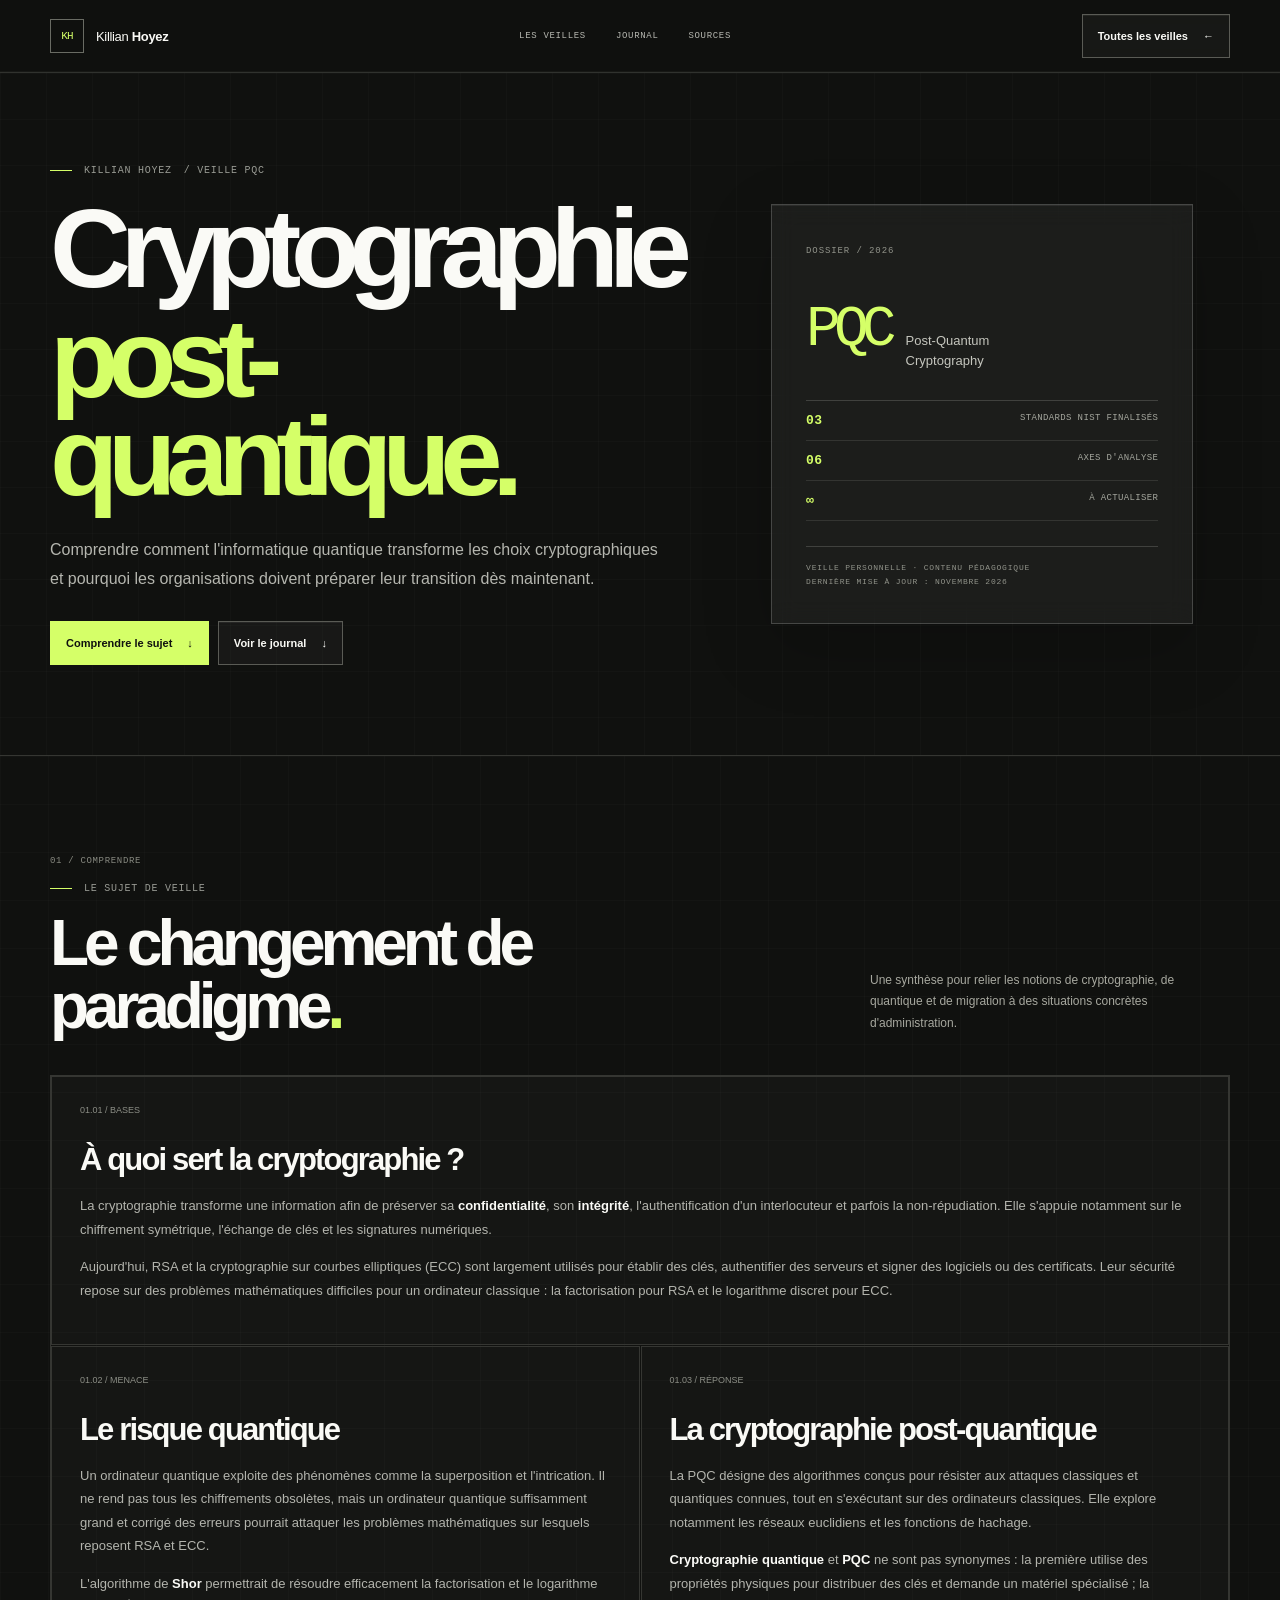
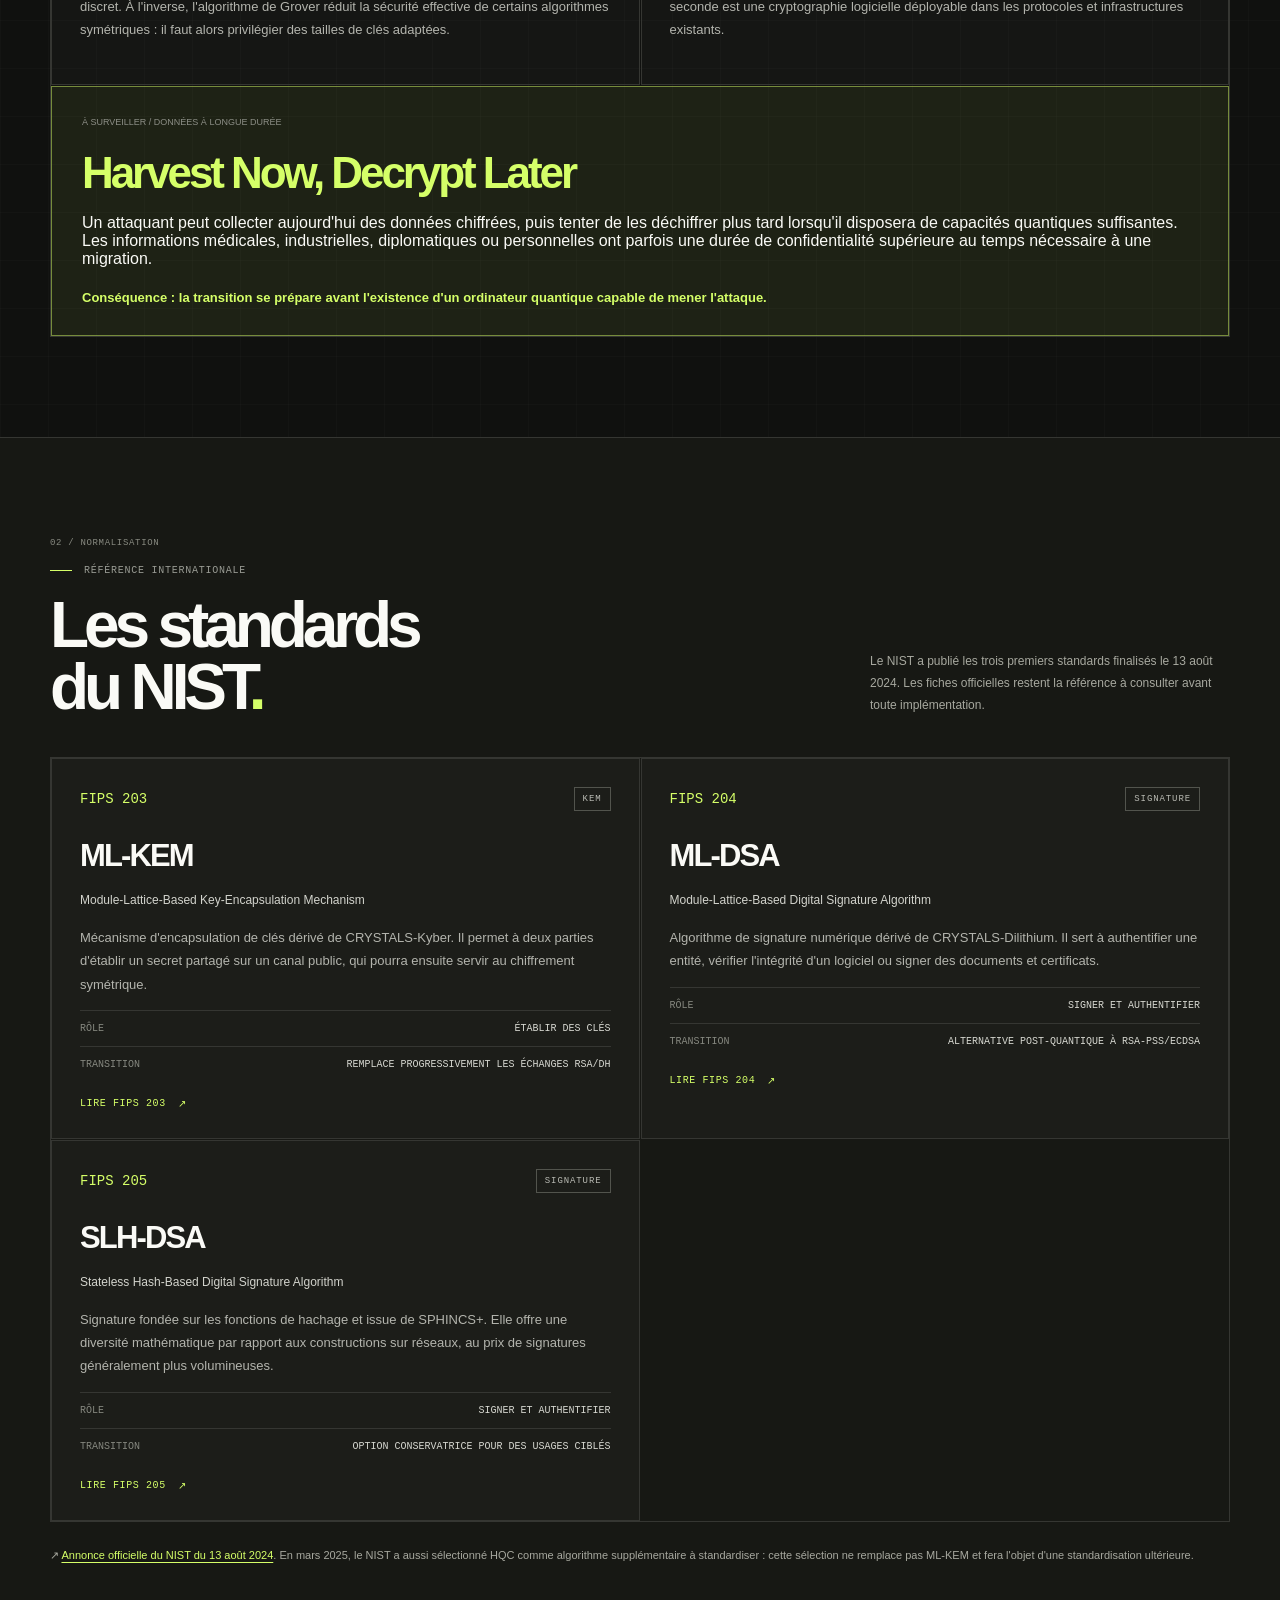
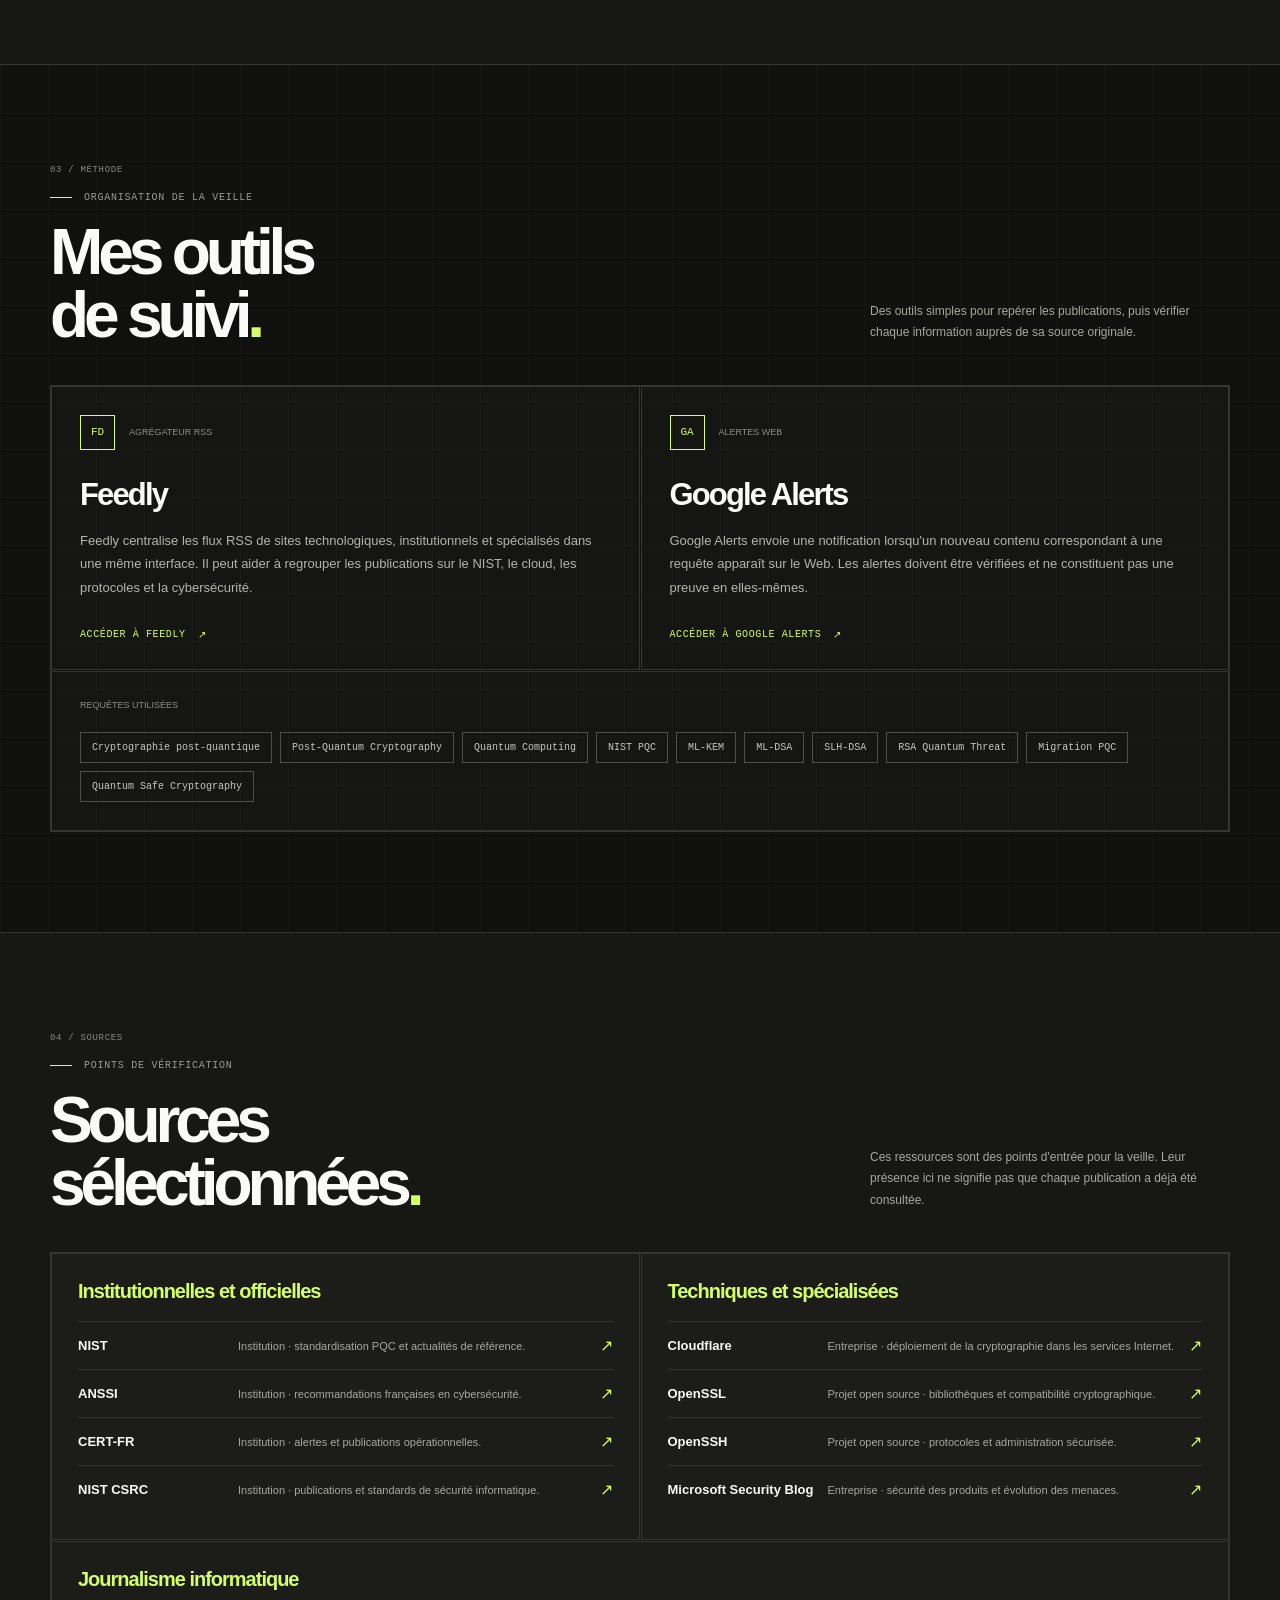
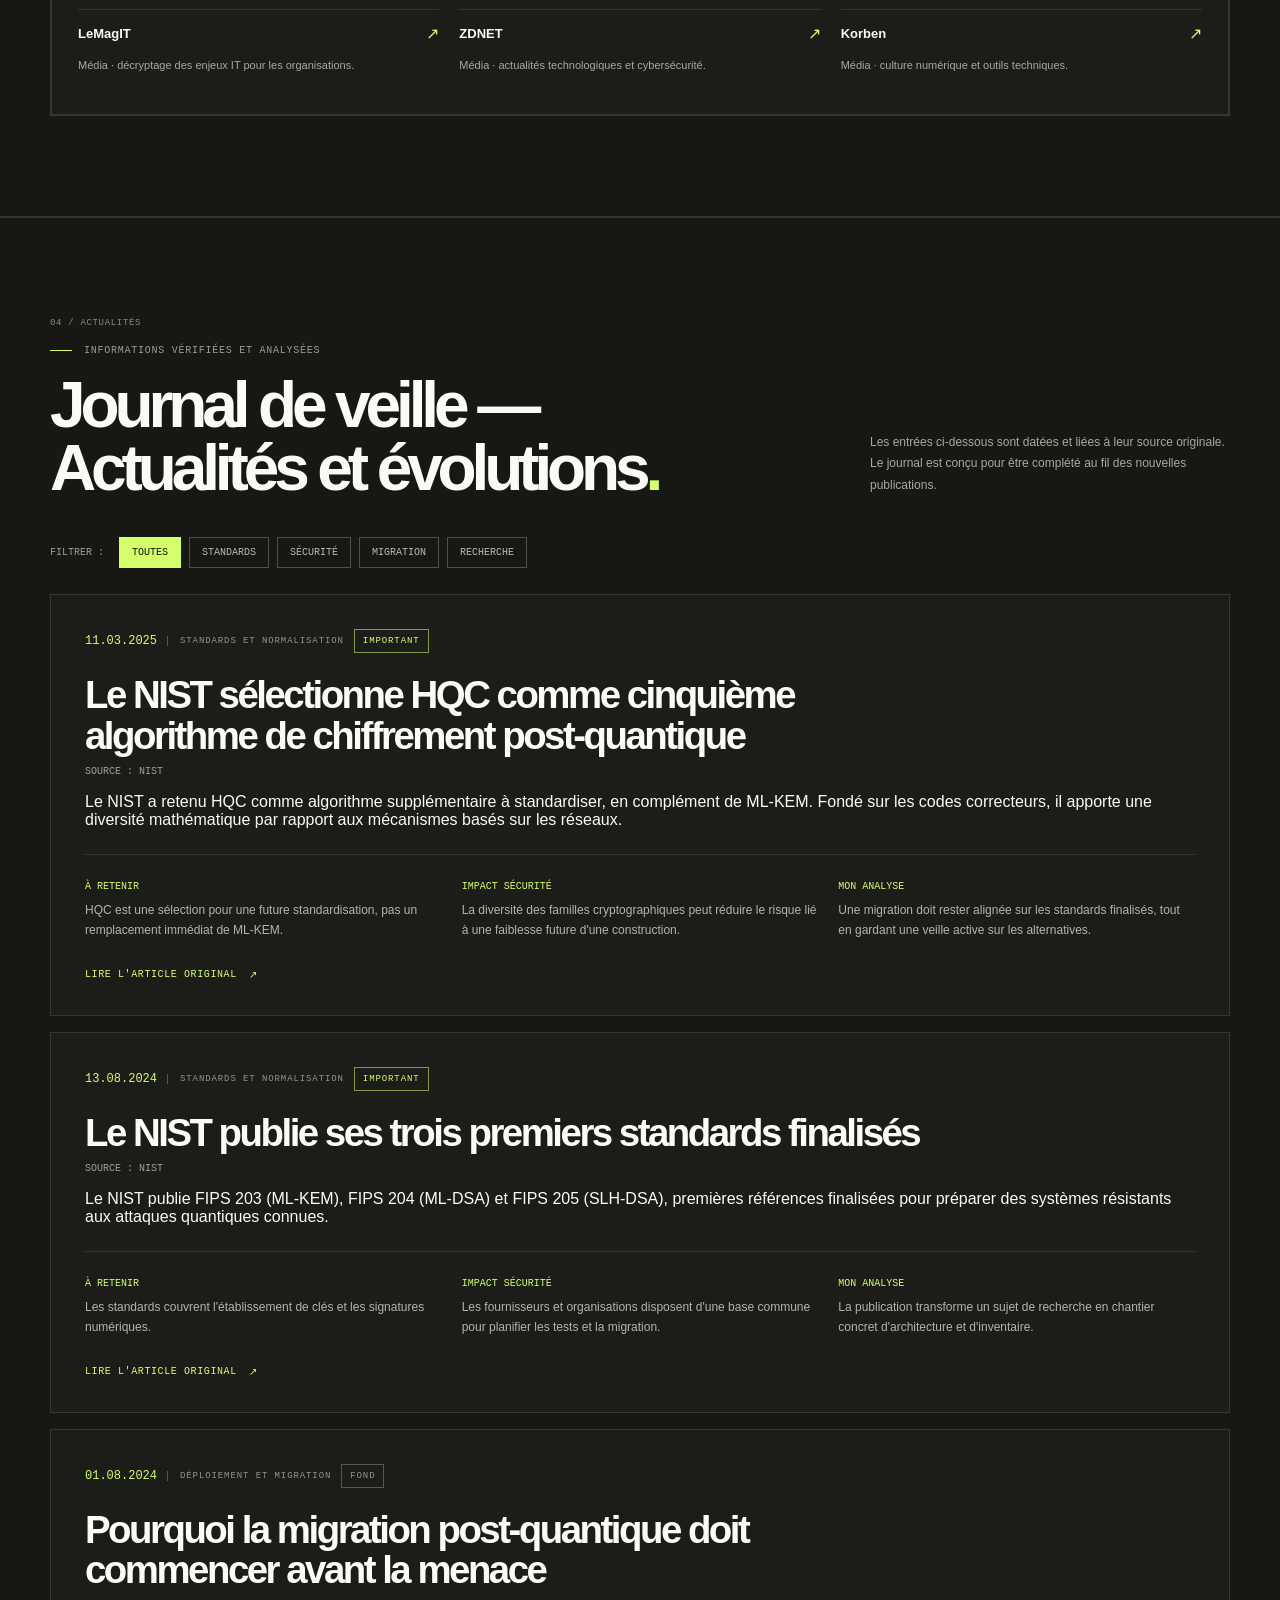
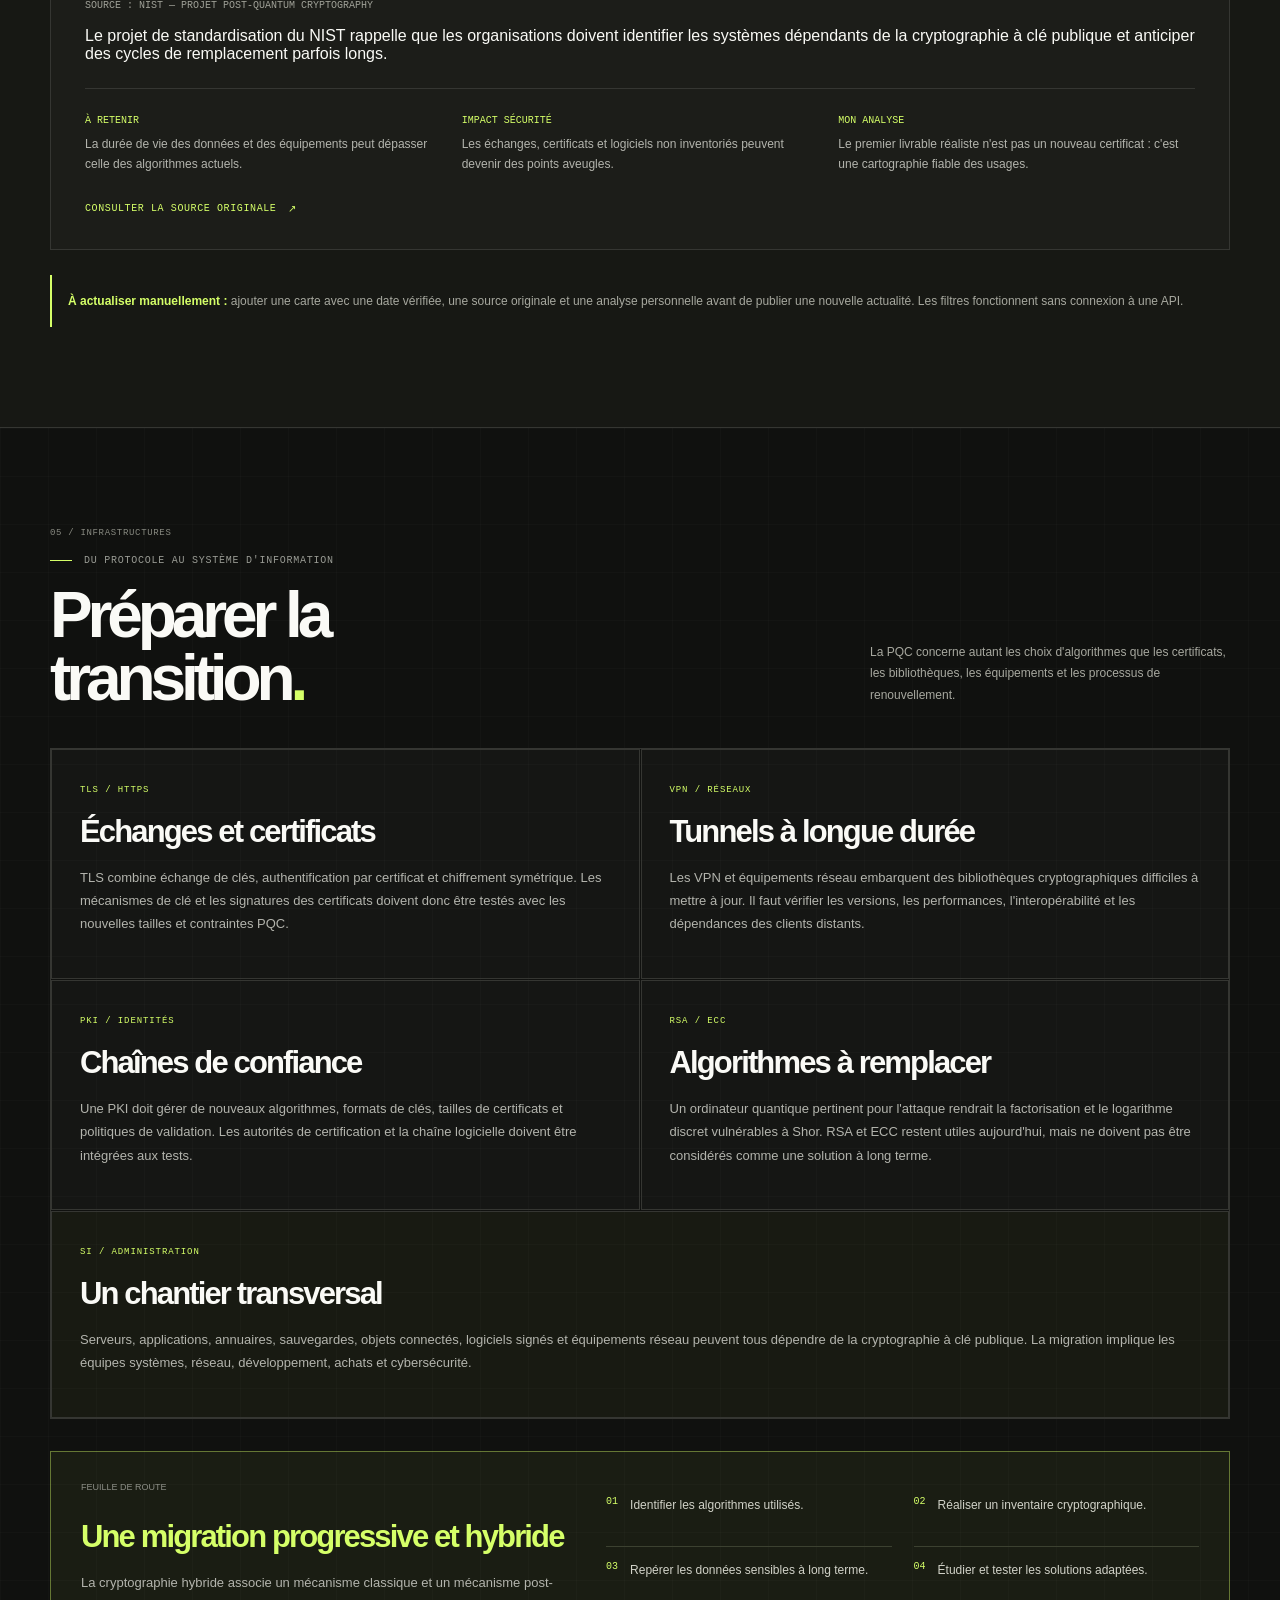
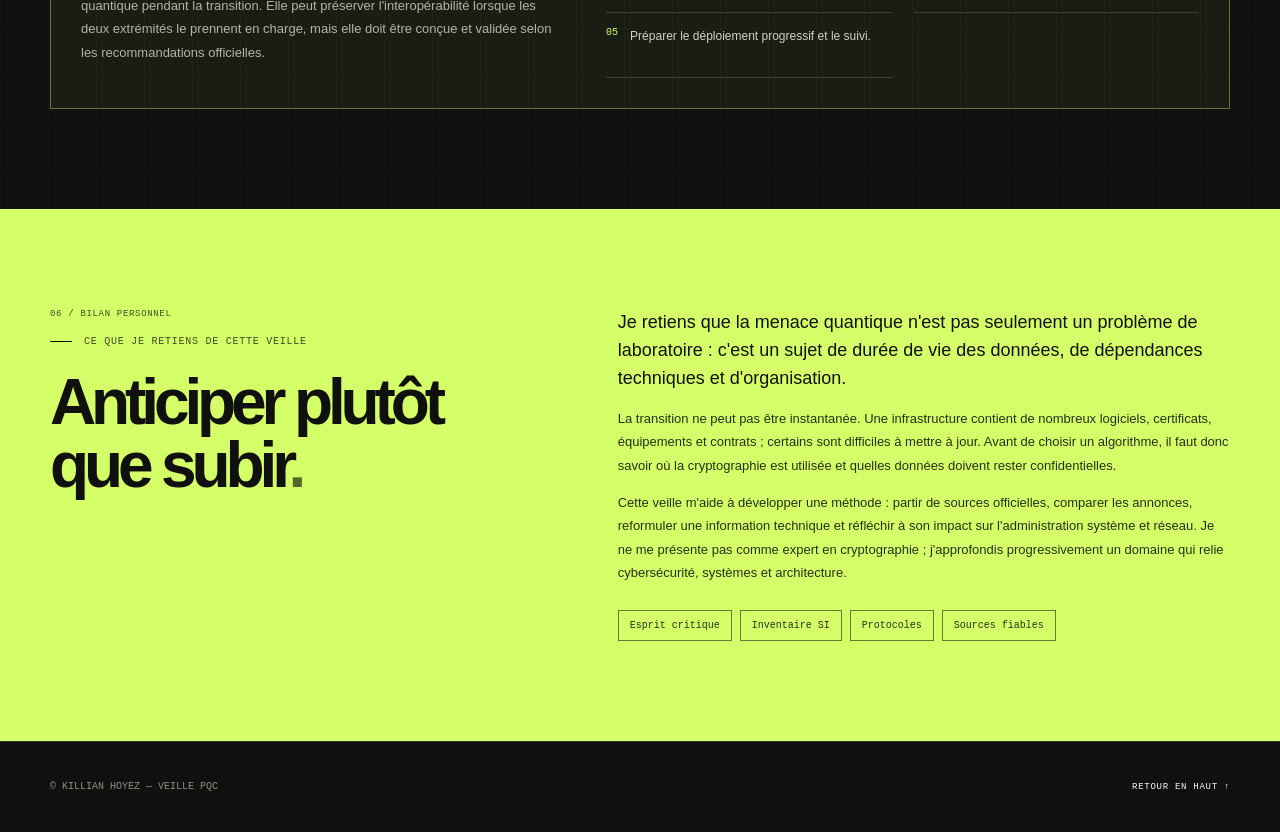
<file: veille/veillePQC.html>
<!doctype html>
<html lang="fr">
  <head>
    <meta charset="utf-8">
    <meta name="viewport" content="width=device-width, initial-scale=1">
    <meta name="theme-color" content="#10110f">
    <meta name="description" content="Veille technologique de Killian Hoyez sur la cryptographie post-quantique, ses standards, ses usages et sa migration.">
    <meta property="og:title" content="Veille PQC — Killian Hoyez">
    <meta property="og:description" content="Comprendre la cryptographie post-quantique et suivre sa standardisation.">
    <meta property="og:type" content="website">
    <meta property="og:locale" content="fr_FR">
    <title>Veille PQC — Killian Hoyez</title>
    <link rel="stylesheet" href="veille.css">
    <link rel="icon" type="image/svg+xml" href="https://imgs.search.brave.com/HBXkOZFEcLMCjWeNFne8ZSruWmKytpFtZ07hPt8DIpE/rs:fit:860:0:0:0/g:ce/aHR0cHM6Ly9pLnBp/bmltZy5jb20vb3Jp/Z2luYWxzLzU1Lzgy/LzFhLzU1ODIxYTYy/YWY2NDJhYzE4MDdh/ODk4ODQ1OWQ3YzFl/LmpwZw">

  </head>
  <body>
    <a class="skip-link" href="#main">Aller au contenu</a>
    <header class="site-header">
      <div class="wrap header-inner">
        <a class="brand" href="../index.html#accueil" aria-label="Killian Hoyez — portfolio principal"><span class="brand-mark" aria-hidden="true">KH</span><span>Killian <strong>Hoyez</strong></span></a>
        <nav class="page-nav" aria-label="Navigation de la veille"><a class="nav-link" href="veille.html">Les veilles</a><a class="nav-link" href="#journal">Journal</a><a class="nav-link" href="#sources">Sources</a></nav>
        <a class="button" href="veille.html">Toutes les veilles <span aria-hidden="true">&#8592;</span></a>
      </div>
    </header>

    <main id="main">
      <section class="page-hero tile-field" id="accueil" aria-labelledby="page-title">
        <div class="wrap hero-layout">
          <div class="hero-copy">
            <p class="eyebrow">Killian Hoyez <span class="mono">/ Veille PQC</span></p>
            <h1 id="page-title">Cryptographie<span>post-quantique.</span></h1>
            <p class="hero-lede">Comprendre comment l'informatique quantique transforme les choix cryptographiques et pourquoi les organisations doivent préparer leur transition dès maintenant.</p>
            <div class="hero-actions"><a class="button button-primary" href="#sujet">Comprendre le sujet <span aria-hidden="true">&#8595;</span></a><a class="button" href="#journal">Voir le journal <span aria-hidden="true">&#8595;</span></a></div>
          </div>
          <aside class="hero-panel" aria-label="Repères de la veille">
            <span class="panel-label">Dossier / 2026</span>
            <div class="hero-stat"><strong>PQC</strong><span>Post-Quantum<br>Cryptography</span></div>
            <div class="hero-metrics"><span><b>03</b> standards NIST finalisés</span><span><b>06</b> axes d'analyse</span><span><b>∞</b> à actualiser</span></div>
            <span class="panel-foot">Veille personnelle · contenu pédagogique<br>Dernière mise à jour : novembre 2026</span>
          </aside>
        </div>
      </section>

      <section class="section tile-field" id="sujet" aria-labelledby="sujet-title">
        <div class="wrap">
          <div class="section-heading"><div><span class="section-number">01 / COMPRENDRE</span><p class="eyebrow">Le sujet de veille</p><h2 id="sujet-title">Le changement de<br>paradigme<span>.</span></h2></div><p class="section-note">Une synthèse pour relier les notions de cryptographie, de quantique et de migration à des situations concrètes d'administration.</p></div>
          <div class="concept-grid">
            <article class="concept-card concept-wide"><span class="card-index">01.01 / BASES</span><h3>À quoi sert la cryptographie&nbsp;?</h3><p>La cryptographie transforme une information afin de préserver sa <strong>confidentialité</strong>, son <strong>intégrité</strong>, l'authentification d'un interlocuteur et parfois la non-répudiation. Elle s'appuie notamment sur le chiffrement symétrique, l'échange de clés et les signatures numériques.</p><p>Aujourd'hui, RSA et la cryptographie sur courbes elliptiques (ECC) sont largement utilisés pour établir des clés, authentifier des serveurs et signer des logiciels ou des certificats. Leur sécurité repose sur des problèmes mathématiques difficiles pour un ordinateur classique : la factorisation pour RSA et le logarithme discret pour ECC.</p></article>
            <article class="concept-card"><span class="card-index">01.02 / MENACE</span><h3>Le risque quantique</h3><p>Un ordinateur quantique exploite des phénomènes comme la superposition et l'intrication. Il ne rend pas tous les chiffrements obsolètes, mais un ordinateur quantique suffisamment grand et corrigé des erreurs pourrait attaquer les problèmes mathématiques sur lesquels reposent RSA et ECC.</p><p>L'algorithme de <strong>Shor</strong> permettrait de résoudre efficacement la factorisation et le logarithme discret. À l'inverse, l'algorithme de Grover réduit la sécurité effective de certains algorithmes symétriques : il faut alors privilégier des tailles de clés adaptées.</p></article>
            <article class="concept-card"><span class="card-index">01.03 / RÉPONSE</span><h3>La cryptographie post-quantique</h3><p>La PQC désigne des algorithmes conçus pour résister aux attaques classiques et quantiques connues, tout en s'exécutant sur des ordinateurs classiques. Elle explore notamment les réseaux euclidiens et les fonctions de hachage.</p><p><strong>Cryptographie quantique</strong> et <strong>PQC</strong> ne sont pas synonymes : la première utilise des propriétés physiques pour distribuer des clés et demande un matériel spécialisé ; la seconde est une cryptographie logicielle déployable dans les protocoles et infrastructures existants.</p></article>
            <aside class="warning-card"><span class="card-index">À SURVEILLER / DONNÉES À LONGUE DURÉE</span><h3>Harvest Now, Decrypt Later</h3><p>Un attaquant peut collecter aujourd'hui des données chiffrées, puis tenter de les déchiffrer plus tard lorsqu'il disposera de capacités quantiques suffisantes. Les informations médicales, industrielles, diplomatiques ou personnelles ont parfois une durée de confidentialité supérieure au temps nécessaire à une migration.</p><strong>Conséquence : la transition se prépare avant l'existence d'un ordinateur quantique capable de mener l'attaque.</strong></aside>
          </div>
        </div>
      </section>

      <section class="section section-contrast" id="standards" aria-labelledby="standards-title">
        <div class="wrap">
          <div class="section-heading"><div><span class="section-number">02 / NORMALISATION</span><p class="eyebrow">Référence internationale</p><h2 id="standards-title">Les standards<br>du NIST<span>.</span></h2></div><p class="section-note">Le NIST a publié les trois premiers standards finalisés le 13 août 2024. Les fiches officielles restent la référence à consulter avant toute implémentation.</p></div>
          <div class="standards-grid">
            <article class="standard-card"><div class="standard-top"><span class="standard-id">FIPS 203</span><span class="status">KEM</span></div><h3>ML-KEM</h3><p class="standard-name">Module-Lattice-Based Key-Encapsulation Mechanism</p><p>Mécanisme d'encapsulation de clés dérivé de CRYSTALS-Kyber. Il permet à deux parties d'établir un secret partagé sur un canal public, qui pourra ensuite servir au chiffrement symétrique.</p><div class="standard-detail"><span>Rôle</span><strong>Établir des clés</strong></div><div class="standard-detail"><span>Transition</span><strong>Remplace progressivement les échanges RSA/DH</strong></div><a class="text-link" href="https://csrc.nist.gov/pubs/fips/203/final" target="_blank" rel="noopener noreferrer">Lire FIPS 203 <span aria-hidden="true">↗</span></a></article>
            <article class="standard-card"><div class="standard-top"><span class="standard-id">FIPS 204</span><span class="status">SIGNATURE</span></div><h3>ML-DSA</h3><p class="standard-name">Module-Lattice-Based Digital Signature Algorithm</p><p>Algorithme de signature numérique dérivé de CRYSTALS-Dilithium. Il sert à authentifier une entité, vérifier l'intégrité d'un logiciel ou signer des documents et certificats.</p><div class="standard-detail"><span>Rôle</span><strong>Signer et authentifier</strong></div><div class="standard-detail"><span>Transition</span><strong>Alternative post-quantique à RSA-PSS/ECDSA</strong></div><a class="text-link" href="https://csrc.nist.gov/pubs/fips/204/final" target="_blank" rel="noopener noreferrer">Lire FIPS 204 <span aria-hidden="true">↗</span></a></article>
            <article class="standard-card"><div class="standard-top"><span class="standard-id">FIPS 205</span><span class="status">SIGNATURE</span></div><h3>SLH-DSA</h3><p class="standard-name">Stateless Hash-Based Digital Signature Algorithm</p><p>Signature fondée sur les fonctions de hachage et issue de SPHINCS+. Elle offre une diversité mathématique par rapport aux constructions sur réseaux, au prix de signatures généralement plus volumineuses.</p><div class="standard-detail"><span>Rôle</span><strong>Signer et authentifier</strong></div><div class="standard-detail"><span>Transition</span><strong>Option conservatrice pour des usages ciblés</strong></div><a class="text-link" href="https://csrc.nist.gov/pubs/fips/205/final" target="_blank" rel="noopener noreferrer">Lire FIPS 205 <span aria-hidden="true">↗</span></a></article>
          </div>
          <p class="source-note"><span aria-hidden="true">↗</span> <a href="https://www.nist.gov/news-events/news/2024/08/nist-releases-first-3-finalized-post-quantum-encryption-standards" target="_blank" rel="noopener noreferrer">Annonce officielle du NIST du 13 août 2024</a>. En mars 2025, le NIST a aussi sélectionné HQC comme algorithme supplémentaire à standardiser : cette sélection ne remplace pas ML-KEM et fera l'objet d'une standardisation ultérieure.</p>
        </div>
      </section>

      <section class="section tile-field" id="outils" aria-labelledby="outils-title">
        <div class="wrap">
          <div class="section-heading"><div><span class="section-number">03 / MÉTHODE</span><p class="eyebrow">Organisation de la veille</p><h2 id="outils-title">Mes outils<br>de suivi<span>.</span></h2></div><p class="section-note">Des outils simples pour repérer les publications, puis vérifier chaque information auprès de sa source originale.</p></div>
          <div class="tools-layout"><article class="tool-card"><div><span class="tool-logo">FD</span><span class="card-index">AGRÉGATEUR RSS</span></div><h3>Feedly</h3><p>Feedly centralise les flux RSS de sites technologiques, institutionnels et spécialisés dans une même interface. Il peut aider à regrouper les publications sur le NIST, le cloud, les protocoles et la cybersécurité.</p><a class="text-link" href="https://feedly.com/" target="_blank" rel="noopener noreferrer">Accéder à Feedly <span aria-hidden="true">↗</span></a></article><article class="tool-card"><div><span class="tool-logo">GA</span><span class="card-index">ALERTES WEB</span></div><h3>Google Alerts</h3><p>Google Alerts envoie une notification lorsqu'un nouveau contenu correspondant à une requête apparaît sur le Web. Les alertes doivent être vérifiées et ne constituent pas une preuve en elles-mêmes.</p><a class="text-link" href="https://www.google.com/alerts" target="_blank" rel="noopener noreferrer">Accéder à Google Alerts <span aria-hidden="true">↗</span></a></article><div class="keyword-box"><span class="card-index">REQUÊTES UTILISÉES</span><div class="tags"><span>Cryptographie post-quantique</span><span>Post-Quantum Cryptography</span><span>Quantum Computing</span><span>NIST PQC</span><span>ML-KEM</span><span>ML-DSA</span><span>SLH-DSA</span><span>RSA Quantum Threat</span><span>Migration PQC</span><span>Quantum Safe Cryptography</span></div></div></div>
        </div>
      </section>

      <section class="section section-contrast" id="sources" aria-labelledby="sources-title">
        <div class="wrap">
          <div class="section-heading"><div><span class="section-number">04 / SOURCES</span><p class="eyebrow">Points de vérification</p><h2 id="sources-title">Sources<br>sélectionnées<span>.</span></h2></div><p class="section-note">Ces ressources sont des points d'entrée pour la veille. Leur présence ici ne signifie pas que chaque publication a déjà été consultée.</p></div>
          <div class="sources-groups">
            <div class="source-group"><h3>Institutionnelles et officielles</h3><div class="source-list"><a class="source-item" href="https://www.nist.gov/pqc" target="_blank" rel="noopener noreferrer"><strong>NIST</strong><span>Institution · standardisation PQC et actualités de référence.</span><b aria-hidden="true">↗</b></a><a class="source-item" href="https://cyber.gouv.fr/" target="_blank" rel="noopener noreferrer"><strong>ANSSI</strong><span>Institution · recommandations françaises en cybersécurité.</span><b aria-hidden="true">↗</b></a><a class="source-item" href="https://www.cert.ssi.gouv.fr/" target="_blank" rel="noopener noreferrer"><strong>CERT-FR</strong><span>Institution · alertes et publications opérationnelles.</span><b aria-hidden="true">↗</b></a><a class="source-item" href="https://csrc.nist.gov/" target="_blank" rel="noopener noreferrer"><strong>NIST CSRC</strong><span>Institution · publications et standards de sécurité informatique.</span><b aria-hidden="true">↗</b></a></div></div>
            <div class="source-group"><h3>Techniques et spécialisées</h3><div class="source-list"><a class="source-item" href="https://blog.cloudflare.com/" target="_blank" rel="noopener noreferrer"><strong>Cloudflare</strong><span>Entreprise · déploiement de la cryptographie dans les services Internet.</span><b aria-hidden="true">↗</b></a><a class="source-item" href="https://www.openssl.org/" target="_blank" rel="noopener noreferrer"><strong>OpenSSL</strong><span>Projet open source · bibliothèques et compatibilité cryptographique.</span><b aria-hidden="true">↗</b></a><a class="source-item" href="https://www.openssh.com/" target="_blank" rel="noopener noreferrer"><strong>OpenSSH</strong><span>Projet open source · protocoles et administration sécurisée.</span><b aria-hidden="true">↗</b></a><a class="source-item" href="https://www.microsoft.com/en-us/security/blog/" target="_blank" rel="noopener noreferrer"><strong>Microsoft Security Blog</strong><span>Entreprise · sécurité des produits et évolution des menaces.</span><b aria-hidden="true">↗</b></a></div></div>
            <div class="source-group source-group-wide"><h3>Journalisme informatique</h3><div class="source-list source-list-three"><a class="source-item" href="https://www.lemagit.fr/" target="_blank" rel="noopener noreferrer"><strong>LeMagIT</strong><span>Média · décryptage des enjeux IT pour les organisations.</span><b aria-hidden="true">↗</b></a><a class="source-item" href="https://www.zdnet.fr/" target="_blank" rel="noopener noreferrer"><strong>ZDNET</strong><span>Média · actualités technologiques et cybersécurité.</span><b aria-hidden="true">↗</b></a><a class="source-item" href="https://korben.info/" target="_blank" rel="noopener noreferrer"><strong>Korben</strong><span>Média · culture numérique et outils techniques.</span><b aria-hidden="true">↗</b></a></div></div>
          </div>
        </div>
      </section>

      <section class="section section-contrast" id="journal" aria-labelledby="journal-title">
        <div class="wrap">
          <div class="section-heading"><div><span class="section-number">04 / ACTUALITÉS</span><p class="eyebrow">Informations vérifiées et analysées</p><h2 id="journal-title">Journal de veille —<br>Actualités et évolutions<span>.</span></h2></div><p class="section-note">Les entrées ci-dessous sont datées et liées à leur source originale. Le journal est conçu pour être complété au fil des nouvelles publications.</p></div>
          <div class="filters" aria-label="Filtrer le journal de veille"><span class="filter-label">Filtrer :</span><button class="filter-button is-active" type="button" data-filter="all" aria-pressed="true">Toutes</button><button class="filter-button" type="button" data-filter="standards" aria-pressed="false">Standards</button><button class="filter-button" type="button" data-filter="securite" aria-pressed="false">Sécurité</button><button class="filter-button" type="button" data-filter="migration" aria-pressed="false">Migration</button><button class="filter-button" type="button" data-filter="recherche" aria-pressed="false">Recherche</button></div>
          <div class="journal-list" id="journal-list">
            <article class="journal-card" data-category="standards" data-importance="important"><div class="journal-meta"><time datetime="2025-03-11">11.03.2025</time><span class="category">Standards et normalisation</span><span class="importance importance-important">Important</span></div><h3>Le NIST sélectionne HQC comme cinquième algorithme de chiffrement post-quantique</h3><p class="journal-source">Source : NIST</p><p>Le NIST a retenu HQC comme algorithme supplémentaire à standardiser, en complément de ML-KEM. Fondé sur les codes correcteurs, il apporte une diversité mathématique par rapport aux mécanismes basés sur les réseaux.</p><div class="journal-grid"><div><span>À retenir</span><p>HQC est une sélection pour une future standardisation, pas un remplacement immédiat de ML-KEM.</p></div><div><span>Impact sécurité</span><p>La diversité des familles cryptographiques peut réduire le risque lié à une faiblesse future d'une construction.</p></div><div><span>Mon analyse</span><p>Une migration doit rester alignée sur les standards finalisés, tout en gardant une veille active sur les alternatives.</p></div></div><a class="text-link" href="https://www.nist.gov/news-events/news/2025/03/nist-selects-hqc-fifth-algorithm-post-quantum-encryption" target="_blank" rel="noopener noreferrer">Lire l'article original <span aria-hidden="true">↗</span></a></article>
            <article class="journal-card" data-category="standards" data-importance="important"><div class="journal-meta"><time datetime="2024-08-13">13.08.2024</time><span class="category">Standards et normalisation</span><span class="importance importance-important">Important</span></div><h3>Le NIST publie ses trois premiers standards finalisés</h3><p class="journal-source">Source : NIST</p><p>Le NIST publie FIPS 203 (ML-KEM), FIPS 204 (ML-DSA) et FIPS 205 (SLH-DSA), premières références finalisées pour préparer des systèmes résistants aux attaques quantiques connues.</p><div class="journal-grid"><div><span>À retenir</span><p>Les standards couvrent l'établissement de clés et les signatures numériques.</p></div><div><span>Impact sécurité</span><p>Les fournisseurs et organisations disposent d'une base commune pour planifier les tests et la migration.</p></div><div><span>Mon analyse</span><p>La publication transforme un sujet de recherche en chantier concret d'architecture et d'inventaire.</p></div></div><a class="text-link" href="https://www.nist.gov/news-events/news/2024/08/nist-releases-first-3-finalized-post-quantum-encryption-standards" target="_blank" rel="noopener noreferrer">Lire l'article original <span aria-hidden="true">↗</span></a></article>
            <article class="journal-card" data-category="migration" data-importance="fond"><div class="journal-meta"><time datetime="2024-08-01">01.08.2024</time><span class="category">Déploiement et migration</span><span class="importance importance-background">Fond</span></div><h3>Pourquoi la migration post-quantique doit commencer avant la menace</h3><p class="journal-source">Source : NIST — projet Post-Quantum Cryptography</p><p>Le projet de standardisation du NIST rappelle que les organisations doivent identifier les systèmes dépendants de la cryptographie à clé publique et anticiper des cycles de remplacement parfois longs.</p><div class="journal-grid"><div><span>À retenir</span><p>La durée de vie des données et des équipements peut dépasser celle des algorithmes actuels.</p></div><div><span>Impact sécurité</span><p>Les échanges, certificats et logiciels non inventoriés peuvent devenir des points aveugles.</p></div><div><span>Mon analyse</span><p>Le premier livrable réaliste n'est pas un nouveau certificat : c'est une cartographie fiable des usages.</p></div></div><a class="text-link" href="https://csrc.nist.gov/projects/post-quantum-cryptography" target="_blank" rel="noopener noreferrer">Consulter la source originale <span aria-hidden="true">↗</span></a></article>
          </div>
          <p class="empty-state" id="empty-state" hidden>Aucune actualité dans cette catégorie.</p>
          <p class="maintenance-note"><strong>À actualiser manuellement :</strong> ajouter une carte avec une date vérifiée, une source originale et une analyse personnelle avant de publier une nouvelle actualité. Les filtres fonctionnent sans connexion à une API.</p>
        </div>
      </section>

      <section class="section tile-field" id="impacts" aria-labelledby="impacts-title">
        <div class="wrap">
          <div class="section-heading"><div><span class="section-number">05 / INFRASTRUCTURES</span><p class="eyebrow">Du protocole au système d'information</p><h2 id="impacts-title">Préparer la<br>transition<span>.</span></h2></div><p class="section-note">La PQC concerne autant les choix d'algorithmes que les certificats, les bibliothèques, les équipements et les processus de renouvellement.</p></div>
          <div class="impact-grid"><article><span class="impact-code">TLS / HTTPS</span><h3>Échanges et certificats</h3><p>TLS combine échange de clés, authentification par certificat et chiffrement symétrique. Les mécanismes de clé et les signatures des certificats doivent donc être testés avec les nouvelles tailles et contraintes PQC.</p></article><article><span class="impact-code">VPN / RÉSEAUX</span><h3>Tunnels à longue durée</h3><p>Les VPN et équipements réseau embarquent des bibliothèques cryptographiques difficiles à mettre à jour. Il faut vérifier les versions, les performances, l'interopérabilité et les dépendances des clients distants.</p></article><article><span class="impact-code">PKI / IDENTITÉS</span><h3>Chaînes de confiance</h3><p>Une PKI doit gérer de nouveaux algorithmes, formats de clés, tailles de certificats et politiques de validation. Les autorités de certification et la chaîne logicielle doivent être intégrées aux tests.</p></article><article><span class="impact-code">RSA / ECC</span><h3>Algorithmes à remplacer</h3><p>Un ordinateur quantique pertinent pour l'attaque rendrait la factorisation et le logarithme discret vulnérables à Shor. RSA et ECC restent utiles aujourd'hui, mais ne doivent pas être considérés comme une solution à long terme.</p></article><article class="impact-wide"><span class="impact-code">SI / ADMINISTRATION</span><h3>Un chantier transversal</h3><p>Serveurs, applications, annuaires, sauvegardes, objets connectés, logiciels signés et équipements réseau peuvent tous dépendre de la cryptographie à clé publique. La migration implique les équipes systèmes, réseau, développement, achats et cybersécurité.</p></article></div>
          <div class="migration-box"><div><span class="card-index">FEUILLE DE ROUTE</span><h3>Une migration progressive et hybride</h3><p>La cryptographie hybride associe un mécanisme classique et un mécanisme post-quantique pendant la transition. Elle peut préserver l'interopérabilité lorsque les deux extrémités le prennent en charge, mais elle doit être conçue et validée selon les recommandations officielles.</p></div><ol><li><span>01</span>Identifier les algorithmes utilisés.</li><li><span>02</span>Réaliser un inventaire cryptographique.</li><li><span>03</span>Repérer les données sensibles à long terme.</li><li><span>04</span>Étudier et tester les solutions adaptées.</li><li><span>05</span>Préparer le déploiement progressif et le suivi.</li></ol></div>
        </div>
      </section>

      <section class="section section-summary" id="bilan" aria-labelledby="bilan-title"><div class="wrap summary-layout"><div><span class="section-number">06 / BILAN PERSONNEL</span><p class="eyebrow">Ce que je retiens de cette veille</p><h2 id="bilan-title">Anticiper plutôt<br>que subir<span>.</span></h2></div><div class="summary-copy"><p class="summary-lede">Je retiens que la menace quantique n'est pas seulement un problème de laboratoire : c'est un sujet de durée de vie des données, de dépendances techniques et d'organisation.</p><p>La transition ne peut pas être instantanée. Une infrastructure contient de nombreux logiciels, certificats, équipements et contrats ; certains sont difficiles à mettre à jour. Avant de choisir un algorithme, il faut donc savoir où la cryptographie est utilisée et quelles données doivent rester confidentielles.</p><p>Cette veille m'aide à développer une méthode : partir de sources officielles, comparer les annonces, reformuler une information technique et réfléchir à son impact sur l'administration système et réseau. Je ne me présente pas comme expert en cryptographie ; j'approfondis progressivement un domaine qui relie cybersécurité, systèmes et architecture.</p><div class="skills-learned"><span>Esprit critique</span><span>Inventaire SI</span><span>Protocoles</span><span>Sources fiables</span></div></div></div></section>
    </main>
    <footer class="site-footer"><div class="wrap footer-inner"><span>© Killian Hoyez — Veille PQC</span><a class="footer-top" href="#main">Retour en haut ↑</a></div></footer>
    <script src="../parcours-professionnel/tile-field.js"></script>
    <script src="veille.js"></script>
  </body>
</html>
</file>
<file: index.css>
:root {
        color-scheme: dark;
        --ink: #10110f;
        --paper: #f0f0eb;
        --white: #fafaf6;
        --muted: #999b94;
        --muted-dark: #646660;
        --line: #353434;
        --line-light: #9c9c9c;
        --accent: #d5ff68;
        --mono: "SFMono-Regular", Consolas, "Liberation Mono", monospace;
        --sans: Inter, "Helvetica Neue", Helvetica, Arial, sans-serif;
        --page: 1180px;
        font-family: var(--sans);
        font-synthesis: none;
        text-rendering: optimizeLegibility;
        scroll-behavior: smooth;
        scroll-padding-top: 84px;
      }

      *, *::before, *::after { box-sizing: border-box; }
      body { margin: 0; background: var(--ink); color: var(--white); }
      a { color: inherit; text-decoration: none; }
      button { font: inherit; }
      .sr-only { position: absolute; width: 1px; height: 1px; overflow: hidden; white-space: nowrap; clip-path: inset(50%); }
      ::selection { color: var(--ink); background: var(--accent); }
      .skip-link { position: fixed; z-index: 30; top: 12px; left: 12px; padding: 12px 16px; transform: translateY(-160%); background: var(--accent); color: var(--ink); }
      .skip-link:focus { transform: translateY(0); }
      .wrap { width: min(calc(100% - 64px), var(--page)); margin-inline: auto; }
      .mono, .eyebrow, .section-number, .meta-label, .card-index, .tag, .nav-link, .availability { font-family: var(--mono); text-transform: uppercase; letter-spacing: .075em; }
      .eyebrow { display: flex; align-items: center; gap: 12px; margin: 0 0 22px; color: var(--muted); font-size: 11px; line-height: 1.4; }
      .eyebrow::before { width: 22px; height: 1px; background: var(--accent); content: ""; }
      .site-header { position: sticky; z-index: 20; top: 0; border-bottom: 1px solid rgb(250 250 246 / 14%); background: rgb(16 17 15 / 86%); backdrop-filter: blur(14px) saturate(112%); box-shadow: inset 0 -1px rgb(255 255 255 / 3%); }
      .header-inner { display: flex; min-height: 72px; align-items: center; justify-content: space-between; gap: 24px; }
      .brand { display: inline-flex; align-items: center; gap: 12px; font-size: 13px; letter-spacing: -.025em; }
      .brand-mark { display: grid; width: 34px; height: 34px; place-items: center; border: 1px solid #696b63; color: var(--accent); font: 11px var(--mono); letter-spacing: -.08em; }
      .brand strong { font-weight: 720; }
      .navigation { display: flex; align-items: center; gap: clamp(14px, 2.1vw, 30px); }
      .nav-link { position: relative; padding-block: 8px; color: #b7b8b1; font-size: 10px; transition: color .18s ease; }
      .nav-link:hover, .nav-link:focus-visible, .nav-link[aria-current="location"] { color: var(--white); }
      .nav-link::after { position: absolute; right: 0; bottom: 2px; left: 0; height: 1px; transform: scaleX(0); transform-origin: left; background: var(--accent); content: ""; transition: transform .18s ease; }
      .nav-link:hover::after, .nav-link:focus-visible::after, .nav-link[aria-current="location"]::after { transform: scaleX(1); }
      .nav-toggle { display: none; }
      .hero { position: relative; overflow: hidden; border-bottom: 1px solid var(--line); }
      .hero::before { position: absolute; inset: 0; background-image: linear-gradient(rgb(255 255 255 / 1.8%) 1px, transparent 1px), linear-gradient(90deg, rgb(255 255 255 / 1.8%) 1px, transparent 1px); background-size: 48px 48px; content: ""; pointer-events: none; }
      .hero-inner { position: relative; display: grid; min-height: min(710px, calc(100svh - 72px)); grid-template-columns: 1.12fr .88fr; align-items: center; gap: 56px; padding-block: 78px 84px; }
      .hero-copy { position: relative; z-index: 1; }
      .hero h1 { max-width: 740px; margin: 0; font-size: clamp(70px, 10vw, 138px); font-weight: 680; letter-spacing: -.095em; line-height: .78; }
      .hero h1 span { display: block; margin-top: .14em; color: var(--accent); }
      .hero-role { margin: 34px 0 13px; color: var(--white); font-size: clamp(17px, 2vw, 23px); font-weight: 520; letter-spacing: -.04em; }
      .hero-role span { color: var(--muted); }
      .availability { display: inline-flex; align-items: center; gap: 8px; margin: 0; color: var(--muted); font-size: 9px; }
      .availability > span { width: 6px; height: 6px; border-radius: 50%; background: var(--accent); box-shadow: 0 0 0 3px rgb(213 255 104 / 12%); }
      .hero-lede { max-width: 555px; margin: 0; color: #b3b4ad; font-size: 15px; line-height: 1.8; }
      .hero-actions { display: flex; flex-wrap: wrap; gap: 10px; margin-top: 28px; }
      .button { display: inline-flex; min-height: 46px; align-items: center; justify-content: center; gap: 18px; padding: 0 16px; border: 1px solid #5a5b55; font-size: 12px; font-weight: 640; cursor: pointer; transition: color .18s ease, background .18s ease, border-color .18s ease, transform .18s ease; }
      .button:hover { transform: translateY(-2px); border-color: var(--accent); }
      .button-primary { border-color: transparent; background: var(--accent); color: var(--ink); }
      .button-primary:hover { background: #e4ff9c; }
      .button-quiet { color: var(--white); }
      .button-quiet:hover { color: var(--accent); }
      .hero-foot { display: flex; align-items: center; gap: 12px; margin-top: 52px; color: #777971; font: 10px var(--mono); letter-spacing: .04em; }
      .hero-foot::before { width: 30px; height: 1px; background: var(--accent); content: ""; }
      .hero-graphic { position: relative; min-height: 375px; border: 1px solid var(--line); background: rgb(16 17 15 / 68%); backdrop-filter: blur(4px) saturate(108%); box-shadow: inset 0 1px rgb(255 255 255 / 5%), 0 16px 44px rgb(0 0 0 / 12%); }
      .graphic-top, .graphic-bottom { display: flex; min-height: 43px; align-items: center; justify-content: space-between; padding: 0 16px; color: #777971; font: 9px var(--mono); letter-spacing: .06em; }
      .graphic-top { border-bottom: 1px solid var(--line); }
      .graphic-bottom { position: absolute; right: 0; bottom: 0; left: 0; border-top: 1px solid var(--line); }
      .graphic-top b { color: var(--accent); font-weight: 400; }
      .graphic-core { position: absolute; inset: 43px 0; display: grid; place-items: center; overflow: hidden; }
      .graphic-core svg { position: absolute; width: 100%; height: 100%; }
      .graphic-core path, .graphic-core line { fill: none; stroke: #5e6058; stroke-width: 1; }
      .graphic-core .active-line { stroke: var(--accent); stroke-dasharray: 4 5; }
      .graphic-node { position: absolute; display: grid; width: 112px; min-height: 70px; align-content: center; justify-items: start; gap: 6px; padding: 11px; border: 1px solid #5a5c54; background: rgb(21 22 18 / 82%); backdrop-filter: blur(5px); box-shadow: inset 0 1px rgb(255 255 255 / 5%); }
      .graphic-node small { color: var(--accent); font: 9px var(--mono); }
      .graphic-node strong { font-size: 12px; font-weight: 560; }
      .graphic-node.node-a { top: 17%; left: 8%; }
      .graphic-node.node-b { top: 17%; right: 8%; }
      .graphic-node.node-c { bottom: 15%; left: 8%; }
      .graphic-node.node-d { right: 8%; bottom: 15%; }
      .graphic-center { position: relative; z-index: 1; display: grid; width: 91px; height: 91px; place-items: center; border: 1px solid var(--accent); background: var(--ink); color: var(--accent); font: 17px var(--mono); letter-spacing: -.08em; }
      .graphic-bottom span:last-child { color: var(--white); }

      .section { padding-block: 112px; }
      .section-light { background: var(--paper); color: var(--ink); }
      .section-dark { background: var(--ink); color: var(--white); }
      .section-number { display: block; margin-bottom: 18px; color: var(--muted-dark); font-size: 10px; }
      .section-light .eyebrow { color: var(--muted-dark); }
      .section h2 { margin: 0; font-size: clamp(43px, 6vw, 74px); font-weight: 620; letter-spacing: -.08em; line-height: .98; }
      .section-light h2 span { color: #74776d; }
      .section-heading { display: flex; align-items: end; justify-content: space-between; gap: 36px; margin-bottom: 46px; }
      .section-note { max-width: 350px; margin: 0 0 3px; color: var(--muted); font-size: 13px; line-height: 1.75; }
      .section-light .section-note { color: var(--muted-dark); }
      .section-heading, .section-heading h2, .section-note, .section p, .section h3, .section h4, .section li { text-align: left; }
      .section-note, .about-copy > p, .journey-intro, .contact-aside > p { max-width: 65ch; }

      .about-grid { display: grid; grid-template-columns: .85fr 1.15fr; gap: 100px; }
      .about-copy { padding-top: 35px; }
      .about-lede { max-width: 670px; margin: 0 0 20px; color: #242520; font-size: clamp(19px, 2.2vw, 26px); line-height: 1.55; letter-spacing: -.035em; }
      .about-copy > p:not(.about-lede) { max-width: 620px; margin: 0 0 15px; color: #5b5d55; font-size: 14px; line-height: 1.9; }
      .about-facts { display: grid; grid-template-columns: 1fr 1fr; margin-top: 34px; border-top: 1px solid var(--line-light); }
      .fact { min-height: 79px; padding: 16px 12px 14px 0; border-bottom: 1px solid var(--line-light); }
      .fact:nth-child(odd) { border-right: 1px solid var(--line-light); }
      .fact:nth-child(even) { padding-left: 17px; }
      .fact span { display: block; margin-bottom: 8px; color: var(--muted-dark); font: 9px var(--mono); letter-spacing: .08em; text-transform: uppercase; }
      .fact strong { font-size: 13px; font-weight: 620; }
      .about-cv { display: flex; justify-content: center; margin-top: 30px; }
      .about-cv .button { cursor: pointer; }
      .cv-modal { position: fixed; z-index: 50; inset: 0; display: none; place-items: center; padding: 24px; background: rgb(0 0 0 / 72%); opacity: 0; pointer-events: none; }
      .cv-modal.is-open { display: grid; opacity: 1; pointer-events: auto; }
      .cv-modal-dialog { display: flex; width: min(920px, 100%); height: min(90vh, 820px); flex-direction: column; border: 1px solid #4d4f47; background: var(--ink); box-shadow: 0 22px 70px rgb(0 0 0 / 35%); transform: translateY(12px); transition: transform .24s ease; }
      .cv-modal.is-open .cv-modal-dialog { transform: translateY(0); }
      .cv-modal-header { display: flex; min-height: 62px; align-items: center; justify-content: space-between; gap: 20px; padding: 0 18px 0 24px; border-bottom: 1px solid var(--line); }
      .cv-modal-header h2 { margin: 0; color: var(--white); font-size: 20px; font-weight: 560; letter-spacing: -.04em; }
      .cv-modal-close { display: grid; width: 34px; height: 34px; place-items: center; border: 1px solid #5a5b55; background: transparent; color: var(--white); font-size: 25px; line-height: 1; cursor: pointer; }
      .cv-modal-close:hover { border-color: var(--accent); color: var(--accent); }
      .cv-preview { min-height: 0; flex: 1; background: #30312d; }
      .cv-preview iframe { display: block; width: 100%; height: 100%; border: 0; }
      .cv-modal-actions { display: flex; flex-wrap: wrap; align-items: center; gap: 18px; padding: 14px 24px; border-top: 1px solid var(--line); }
      .cv-open-link { color: #b7b8b1; font: 10px var(--mono); letter-spacing: .06em; text-transform: uppercase; }
      .cv-open-link:hover { color: var(--accent); }

      .skills-grid { display: grid; grid-template-columns: repeat(2, 1fr); border-top: 1px solid var(--line); border-left: 1px solid var(--line); }
      .skill-card { position: relative; min-height: 230px; padding: 25px 27px 24px; border-right: 1px solid var(--line); border-bottom: 1px solid var(--line); background: rgb(250 250 246 / 2%); backdrop-filter: blur(4px) saturate(108%); box-shadow: inset 0 1px rgb(255 255 255 / 3%); transition: background .2s ease; }
      .skill-card:hover { background: rgb(250 250 246 / 4%); }
      .card-index { position: absolute; top: 27px; right: 26px; color: #85877e; font-size: 9px; }
      .skill-card h3 { margin: 36px 0 9px; font-size: 21px; font-weight: 560; letter-spacing: -.045em; }
      .skill-card p { max-width: 440px; margin: 0 0 20px; color: #a1a29a; font-size: 13px; line-height: 1.7; }
      .tag-list { display: flex; flex-wrap: wrap; gap: 7px; }
      .tag { display: inline-flex; min-height: 27px; align-items: center; padding: 0 9px; border: 1px solid #4a4c45; color: #c6c7bf; font-size: 9px; letter-spacing: .045em; }
      .tag[data-niveau] { gap: 7px; }
      .tag[data-niveau] small { padding-left: 7px; border-left: 1px solid #62655b; color: var(--accent); font-size: 7px; letter-spacing: .04em; }
      .skills-caption { margin: 16px 0 0; color: #777971; font-size: 11px; line-height: 1.6; }

      .journey-grid { display: grid; grid-template-columns: .85fr 1.15fr; gap: 100px; }
      .journey-intro { max-width: 340px; margin-top: 23px; color: var(--muted); font-size: 13px; line-height: 1.8; }
      .timeline { border-top: 1px solid var(--line); }
      .timeline-item { display: grid; grid-template-columns: 130px 1fr; gap: 24px; padding: 24px 0; border-bottom: 1px solid var(--line); }
      .timeline-date { color: var(--accent); font: 10px var(--mono); line-height: 1.6; text-transform: uppercase; }
      .timeline-item h3 { margin: 0 0 6px; font-size: 18px; font-weight: 560; letter-spacing: -.035em; }
      .timeline-item p { margin: 0; color: var(--muted); font-size: 13px; line-height: 1.7; }

      .contact-section { padding-block: 104px 75px; border-top: 1px solid var(--line); background: #171814; }
      .dossier-section { border-block: 1px solid #d5d5ce; }
      .dossier-section .section-number { color: var(--muted-dark); }
      .dossier-section .section-note { color: #55574f; }
      .dossier-intro { display: grid; max-width: 390px; gap: 25px; margin-bottom: 3px; }
      .dossier-intro .button { justify-self: start; }
      .contact-grid { display: grid; grid-template-columns: 1.1fr .9fr; align-items: end; gap: 80px; }
      .contact-section h2 { max-width: 650px; margin: 0; font-size: clamp(50px, 8vw, 100px); font-weight: 620; letter-spacing: -.09em; line-height: .88; }
      .contact-section h2 span { color: var(--accent); }
      .contact-aside { padding-bottom: 7px; }
      .contact-aside p { max-width: 350px; margin: 0 0 24px; color: #b0b1a9; font-size: 14px; line-height: 1.8; }
      .contact-link { display: flex; align-items: center; justify-content: space-between; gap: 20px; padding: 15px 0; border-top: 1px solid #484a42; font-size: 14px; transition: color .18s ease; }
      .contact-link:last-child { border-bottom: 1px solid #484a42; }
      .contact-link:hover { color: var(--accent); }
      .contact-link span:first-child { color: #777971; font: 9px var(--mono); letter-spacing: .07em; text-transform: uppercase; }
      .site-footer { border-top: 1px solid var(--line); background: #171814; }
      .footer-inner { display: flex; min-height: 67px; align-items: center; justify-content: space-between; gap: 20px; color: #82847b; font-size: 10px; }
      .footer-top { color: var(--white); font: 9px var(--mono); letter-spacing: .05em; text-transform: uppercase; }
      :focus-visible { outline: 2px solid var(--accent); outline-offset: 4px; }

      @media (max-width: 960px) {
        .hero-inner { min-height: 0; grid-template-columns: 1fr; gap: 47px; padding-block: 82px; }
        .hero h1 { font-size: clamp(76px, 14vw, 126px); }
        .hero-graphic { width: min(100%, 560px); min-height: 340px; justify-self: end; }
        .about-grid, .journey-grid { gap: 55px; }
      }
      @media (max-width: 680px) {
        :root { scroll-padding-top: 68px; }
        .wrap { width: min(calc(100% - 36px), 540px); }
        .header-inner { min-height: 64px; }
        .brand { gap: 9px; font-size: 12px; }
        .brand-mark { width: 31px; height: 31px; }
        .nav-toggle { display: inline-flex; width: 42px; height: 42px; flex-direction: column; align-items: center; justify-content: center; gap: 6px; border: 1px solid #5a5b55; background: transparent; color: var(--white); cursor: pointer; }
        .nav-toggle span:not(.sr-only) { width: 16px; height: 1px; background: currentColor; transition: transform .18s ease; }
        .nav-toggle[aria-expanded="true"] span:nth-last-child(2) { transform: translateY(3.5px) rotate(45deg); }
        .nav-toggle[aria-expanded="true"] span:last-child { transform: translateY(-3.5px) rotate(-45deg); }
        .navigation { position: absolute; top: 63px; right: 0; left: 0; display: none; align-items: stretch; gap: 0; padding: 7px 18px 15px; border-bottom: 1px solid var(--line); background: #10110f; }
        .navigation.is-open { display: flex; flex-direction: column; }
        .nav-link { padding: 14px 1px; border-bottom: 1px solid #292a26; font-size: 11px; }
        .nav-link:last-child { border-bottom: 0; }
        .nav-link::after { display: none; }
        .hero-inner { gap: 37px; padding-block: 67px 55px; }
        .hero h1 { font-size: clamp(65px, 15.7vw, 94px); }
        .eyebrow { margin-bottom: 17px; font-size: 9px; }
        .hero-role { margin-top: 26px; font-size: 17px; }
        .hero-lede { font-size: 14px; }
        .hero-actions { margin-top: 22px; }
        .button { min-height: 44px; }
        .hero-foot { margin-top: 34px; font-size: 8px; }
        .hero-graphic { min-height: 292px; }
        .graphic-node { width: 94px; min-height: 59px; padding: 8px; }
        .graphic-node strong { font-size: 10px; }
        .graphic-node.node-a, .graphic-node.node-c { left: 5%; }
        .graphic-node.node-b, .graphic-node.node-d { right: 5%; }
        .graphic-center { width: 72px; height: 72px; font-size: 14px; }
        .graphic-top, .graphic-bottom { min-height: 38px; padding-inline: 10px; font-size: 7px; }
        .graphic-core { inset-block: 38px; }
        .section { padding-block: 76px; }
        .section-heading { align-items: flex-start; flex-direction: column; gap: 17px; margin-bottom: 31px; }
        .section h2 { font-size: clamp(43px, 11vw, 61px); }
        .section-note { font-size: 12px; }
        .dossier-intro { max-width: none; margin-top: 5px; }
        .dossier-intro .button { width: 100%; }
        .about-grid, .journey-grid { grid-template-columns: 1fr; gap: 5px; }
        .about-copy { padding-top: 19px; }
        .about-lede { font-size: 20px; }
        .about-copy > p:not(.about-lede) { font-size: 13px; }
        .about-facts { margin-top: 25px; }
        .fact { min-height: 72px; }
        .fact strong { font-size: 12px; }
        .about-cv { margin-top: 24px; }
        .about-cv .button { width: min(100%, 260px); }
        .cv-modal { padding: 12px; }
        .cv-modal-dialog { height: min(92vh, 760px); }
        .cv-modal-actions { align-items: stretch; flex-direction: column; padding: 14px 18px 18px; }
        .cv-modal-actions .button { width: 100%; }
        .cv-open-link { padding: 6px 0; text-align: center; }
        .skills-grid { grid-template-columns: 1fr; }
        .skill-card { min-height: 0; padding: 22px 21px; }
        .skill-card h3 { margin-top: 29px; font-size: 19px; }
        .card-index { top: 23px; right: 21px; }
        .journey-intro { margin-top: 17px; }
        .timeline { margin-top: 19px; }
        .timeline-item { grid-template-columns: 92px 1fr; gap: 13px; padding: 20px 0; }
        .timeline-date { font-size: 9px; }
        .timeline-item h3 { font-size: 16px; }
        .timeline-item p { font-size: 12px; }
        .contact-section { padding-block: 75px 50px; }
        .contact-grid { grid-template-columns: 1fr; gap: 32px; }
        .contact-section h2 { font-size: clamp(52px, 13vw, 78px); }
        .contact-aside p { font-size: 13px; }
        .footer-inner { min-height: 70px; align-items: flex-start; flex-direction: column; justify-content: center; gap: 9px; padding-block: 14px; }
      }
      @media (max-width: 370px) {
        .hero h1 { font-size: 60px; }
        .hero-graphic { min-height: 260px; }
        .graphic-node { width: 84px; }
        .hero-actions .button { width: 100%; justify-content: space-between; }
        .about-facts { grid-template-columns: 1fr; }
        .fact:nth-child(odd) { border-right: 0; }
        .fact:nth-child(even) { padding-left: 0; }
      }
      @media (prefers-reduced-motion: reduce) {
        *, *::before, *::after { scroll-behavior: auto !important; animation-duration: .01ms !important; animation-iteration-count: 1 !important; transition-duration: .01ms !important; }
      }
      @media (prefers-reduced-motion: no-preference) {
        .motion-ready [data-reveal] { opacity: 0; transform: translateY(15px); transition: opacity .55s ease, transform .55s ease; }
        .motion-ready [data-reveal].is-visible { opacity: 1; transform: translateY(0); }
      }

      .terminal-note { display: inline-flex; flex-wrap: wrap; gap: 7px; margin-top: 18px; color: #84867d; font: 10px var(--mono); line-height: 1.7; }
      .terminal-note strong { color: var(--accent); font-weight: 400; }
      .terminal-note span:last-child { color: #c8c9c0; }
      .section-light .terminal-note { color: #71736b; }
      .section-light .terminal-note span:last-child { color: #272823; }

      .timeline-stack { display: grid; gap: 34px; }
      .timeline-group-title { display: flex; align-items: baseline; justify-content: space-between; gap: 20px; margin: 0 0 13px; color: #a5a79e; font: 10px var(--mono); letter-spacing: .09em; text-transform: uppercase; }
      .timeline-group-title span:last-child { color: #6f7169; font-size: 9px; }

      .contact-grid { grid-template-columns: .95fr 1.05fr; align-items: start; gap: 45px clamp(40px, 7vw, 100px); }
      .contact-section .section-number { color: #85877e; }
      .contact-aside { padding-top: 40px; }
      .contact-aside > p { max-width: 440px; }
      .contact-links { display: grid; grid-template-columns: 1fr 1fr; gap: 9px; margin-bottom: 28px; }
      .contact-link { min-height: 58px; justify-content: flex-start; gap: 11px; padding: 12px; border: 1px solid #484a42; font-size: 12px; }
      .contact-link:last-child { border-bottom: 1px solid #484a42; }
      .contact-link span:first-child { display: inline-flex; align-items: center; gap: 8px; color: var(--white); font: 11px var(--sans); letter-spacing: 0; text-transform: none; }
      .contact-link svg { width: 17px; height: 17px; flex: 0 0 auto; fill: currentColor; transition: transform .2s ease; }
      .contact-link:hover svg { transform: translate(2px, -2px); }
      .contact-email { grid-column: 1 / -1; color: var(--accent); }
      .contact-form { display: grid; gap: 14px; padding: 20px; border: 1px solid #484a42; background: #121310; }
      .form-heading { margin: 0 0 2px; color: var(--white); font-size: 14px; font-weight: 560; }
      .form-field { display: grid; gap: 7px; }
      .form-field label { color: #a7a89f; font: 9px var(--mono); letter-spacing: .06em; text-transform: uppercase; }
      .form-field input, .form-field textarea { width: 100%; min-height: 44px; padding: 11px 12px; border: 1px solid #42443c; border-radius: 0; outline: 0; background: #171814; color: var(--white); font: 13px var(--sans); }
      .form-field textarea { min-height: 120px; resize: vertical; }
      .form-field input:focus, .form-field textarea:focus { border-color: var(--accent); }
      .form-field input::placeholder, .form-field textarea::placeholder { color: #74766e; }
      .honeypot { position: absolute; width: 1px; height: 1px; overflow: hidden; clip-path: inset(50%); white-space: nowrap; }
      .form-submit { width: 100%; justify-content: space-between; cursor: pointer; }
      .form-submit:disabled { cursor: wait; opacity: .65; transform: none; }
      .form-status { min-height: 20px; margin: 0; color: #b8b9b0; font-size: 11px; line-height: 1.6; }
      .form-status[data-state="success"] { color: var(--accent); }
      .form-status[data-state="error"] { color: #ff9d89; }
      .form-note { margin: 0; color: #74766e; font-size: 10px; line-height: 1.6; }
      .contact-fallback { display: inline; color: var(--white); text-decoration: underline; text-underline-offset: 3px; }

      .intro-screen { position: fixed; z-index: 50; inset: 0; display: grid; place-items: center; background: var(--ink); opacity: 0; pointer-events: none; }
      .intro-screen.is-playing { opacity: 1; pointer-events: auto; animation: intro-out .25s ease .6s both; }
      .intro-content { display: grid; justify-items: center; gap: 17px; }
      .intro-mark { display: grid; width: 82px; height: 82px; place-items: center; border: 1px solid var(--accent); color: var(--accent); font: 24px var(--mono); letter-spacing: -.12em; animation: intro-mark .32s ease both; }
      .intro-name { color: var(--white); font: 11px var(--mono); letter-spacing: .2em; opacity: 0; animation: intro-name .25s ease .22s both; }
      @keyframes intro-mark { from { transform: scale(.78); opacity: 0; } to { transform: scale(1); opacity: 1; } }
      @keyframes intro-name { from { transform: translateY(5px); opacity: 0; } to { transform: translateY(0); opacity: 1; } }
      @keyframes intro-out { to { opacity: 0; visibility: hidden; } }

      .site-footer { background: #11120f; }
      .footer-grid { display: grid; grid-template-columns: 1.1fr .9fr 1fr; gap: 40px; padding-block: 35px 28px; }
      .footer-brand { display: inline-flex; align-items: center; gap: 11px; margin-bottom: 13px; font-size: 13px; }
      .footer-brand .brand-mark { width: 32px; height: 32px; }
      .footer-credit { margin: 0; color: #82847b; font-size: 10px; line-height: 1.7; }
      .footer-label { margin: 3px 0 12px; color: #73756d; font: 9px var(--mono); letter-spacing: .09em; text-transform: uppercase; }
      .footer-nav, .footer-socials { display: flex; flex-wrap: wrap; gap: 9px 16px; }
      .footer-nav a, .footer-socials a { color: #c3c4bc; font-size: 11px; transition: color .18s ease; }
      .footer-nav a:hover, .footer-socials a:hover { color: var(--accent); }
      .footer-socials a { display: inline-flex; align-items: center; gap: 6px; }
      .footer-socials svg { width: 14px; height: 14px; fill: currentColor; transition: transform .18s ease; }
      .footer-socials a:hover svg { transform: translateY(-2px); }
      .footer-bottom { display: flex; min-height: 52px; align-items: center; justify-content: space-between; gap: 20px; border-top: 1px solid #343630; color: #777970; font-size: 9px; }
      .footer-top { padding: 0; border: 0; background: transparent; color: var(--white); font: 9px var(--mono); letter-spacing: .05em; text-transform: uppercase; cursor: pointer; transition: color .18s ease; }
      .footer-top:hover { color: var(--accent); }
      .back-top { position: fixed; z-index: 19; right: 22px; bottom: 22px; display: grid; width: 44px; height: 44px; place-items: center; border: 1px solid #777970; background: rgb(16 17 15 / 80%); color: var(--accent); font-size: 20px; backdrop-filter: blur(8px); box-shadow: inset 0 1px rgb(255 255 255 / 5%); opacity: 0; transform: translateY(8px); transition: opacity .2s ease, transform .2s ease, border-color .2s ease; }
      .back-top.is-visible { opacity: 1; transform: translateY(0); }
      .back-top:hover { border-color: var(--accent); }
      [hidden] { display: none !important; }
      .site-header, .button, .nav-link, .contact-link, .footer-nav a, .footer-socials a { -webkit-tap-highlight-color: transparent; }

      @media (prefers-reduced-motion: no-preference) {
        .motion-ready [data-reveal="slide"] { transform: translateX(-18px); }
        .motion-ready [data-reveal="slide"].is-visible { transform: translateX(0); }
        .motion-ready [data-reveal="clip"] { clip-path: inset(0 0 100% 0); transition: clip-path .7s cubic-bezier(.2,.75,.2,1); }
        .motion-ready [data-reveal="clip"].is-visible { clip-path: inset(0); }
        .motion-ready [data-reveal="scale"] { transform: scale(.97); }
        .motion-ready [data-reveal="scale"].is-visible { transform: scale(1); }
      }
      @media (max-width: 680px) {
        .contact-grid { grid-template-columns: 1fr; gap: 12px; }
        .contact-aside { padding-top: 15px; }
        .contact-links { grid-template-columns: 1fr 1fr; }
        .contact-email { grid-column: 1 / -1; }
        .footer-grid { grid-template-columns: 1fr 1fr; gap: 24px 20px; }
        .footer-grid > :first-child { grid-column: 1 / -1; }
        .footer-bottom { align-items: flex-start; flex-direction: column; justify-content: center; gap: 7px; padding-block: 12px; }
        .back-top { right: 14px; bottom: 14px; width: 40px; height: 40px; }
      }
      @media (max-width: 420px) {
        .contact-links { grid-template-columns: 1fr; }
        .contact-email { grid-column: auto; }
        .footer-grid { grid-template-columns: 1fr; }
        .footer-grid > :first-child { grid-column: auto; }
      }
      .tile-section { position: relative; isolation: isolate; --tile-size: 52px; --tile-line: rgb(255 255 255 / 9%); --tile-highlight: rgb(255 255 255 / 16%); --tile-opacity: .2; }
      .tile-section > .wrap { position: relative; z-index: 1; }
      .tile-section::before { position: absolute; z-index: 0; inset: 0; content: ""; pointer-events: none; background-image: linear-gradient(var(--tile-line) 1px, transparent 1px), linear-gradient(90deg, var(--tile-line) 1px, transparent 1px); background-size: var(--tile-size) var(--tile-size); opacity: var(--tile-opacity); animation: tile-breathe 15s ease-in-out infinite alternate; }
      .tile-glow { position: absolute; z-index: 0; inset: 0; display: block; pointer-events: none; contain: paint; background-image: linear-gradient(var(--tile-highlight) 1px, transparent 1px), linear-gradient(90deg, var(--tile-highlight) 1px, transparent 1px); background-size: var(--tile-size) var(--tile-size); opacity: 0; -webkit-mask-image: radial-gradient(circle 132px at var(--tile-x, -500px) var(--tile-y, -500px), #000 0, transparent 100%); mask-image: radial-gradient(circle 132px at var(--tile-x, -500px) var(--tile-y, -500px), #000 0, transparent 100%); transition: opacity .24s ease; }
      .tile-section.is-pointer-near .tile-glow { opacity: 1; }
      .tile-hero { --tile-size: 48px; --tile-line: rgb(255 255 255 / 9%); --tile-highlight: rgb(255 255 255 / 16%); }
      .tile-about { --tile-size: 58px; --tile-line: rgb(16 17 15 / 11%); --tile-highlight: rgb(16 17 15 / 18%); }
      .tile-skills { --tile-size: 43px; --tile-line: rgb(255 255 255 / 9%); --tile-highlight: rgb(255 255 255 / 16%); }
      .tile-journey { --tile-size: 64px; --tile-line: rgb(255 255 255 / 8%); --tile-highlight: rgb(255 255 255 / 15%); }
      .tile-contact { --tile-size: 42px; --tile-line: rgb(255 255 255 / 9%); --tile-highlight: rgb(255 255 255 / 16%); }
      .resource-section.section-light { --tile-line: rgb(16 17 15 / 11%); --tile-highlight: rgb(16 17 15 / 18%); }
      @keyframes tile-breathe { from { opacity: var(--tile-opacity, .5); } to { opacity: calc(var(--tile-opacity, .5) * .78); } }

      .button:not(.button-primary) { background: rgb(255 255 255 / 2%); backdrop-filter: blur(5px); box-shadow: inset 0 1px rgb(255 255 255 / 6%); }
      .button:not(.button-primary):hover { background: rgb(255 255 255 / 5%); }
      .resource-section .button-quiet { border-color: var(--ink); background: var(--ink); color: var(--white); box-shadow: none; }
      .resource-section .button-quiet:hover { border-color: #373931; background: #373931; color: var(--white); }
      .contact-form { border-color: rgb(250 250 246 / 20%); background: rgb(18 19 16 / 88%); backdrop-filter: blur(7px) saturate(108%); box-shadow: inset 0 1px rgb(255 255 255 / 5%), 0 12px 34px rgb(0 0 0 / 12%); }
      .form-field input, .form-field textarea { background: rgb(23 24 20 / 88%); }
      .contact-link { background: rgb(250 250 246 / 1.5%); transition: color .18s ease, background .18s ease; }
      .contact-link:hover { background: rgb(250 250 246 / 4%); }

      @media (max-width: 680px) {
        .tile-section { --tile-size: 58px; }
        .tile-section::before { animation: none; }
        .tile-glow { display: none; }
        .site-header, .hero-graphic, .graphic-node, .skill-card, .contact-form, .back-top, .button:not(.button-primary) { backdrop-filter: none; }
        .site-header { background: rgb(16 17 15 / 94%); }
        .contact-form { background: rgb(18 19 16 / 96%); }
      }
      @media (prefers-reduced-motion: reduce) {
        .tile-section::before { animation: none !important; }
        .tile-glow { display: none !important; }
      }
    
      .experience-access { position: relative; display: grid; min-height: 198px; align-content: center; gap: 13px; overflow: hidden; padding: 24px; border: 1px solid #53564d; background: rgb(250 250 246 / 4%); backdrop-filter: blur(8px) saturate(108%); box-shadow: inset 0 1px rgb(255 255 255 / 6%); transition: border-color .2s ease, background .2s ease, transform .2s ease, box-shadow .2s ease; }
      .experience-access:hover { transform: translateY(-3px); border-color: #96998d; background: rgb(250 250 246 / 7%); box-shadow: inset 0 1px rgb(255 255 255 / 8%), 0 16px 42px rgb(0 0 0 / 16%); }
      .access-kicker, .access-footer { color: #9a9c93; font: 9px var(--mono); letter-spacing: .09em; }
      .access-arrow { position: absolute; top: 21px; right: 23px; color: var(--accent); font-size: 20px; transition: transform .2s ease; }
      .experience-access:hover .access-arrow { transform: translate(3px, -3px); }
      .experience-access strong { max-width: 430px; padding-right: 22px; font-size: clamp(21px, 3vw, 30px); font-weight: 570; letter-spacing: -.055em; line-height: 1.15; }
      .experience-access strong span { color: var(--accent); }
      .access-copy { max-width: 430px; color: #a5a79e; font-size: 12px; line-height: 1.7; }
      .access-footer { display: flex; align-items: center; justify-content: space-between; margin-top: 2px; padding-top: 11px; border-top: 1px solid #3c3e37; color: var(--white); }
      @media (max-width: 680px) { .experience-access { min-height: 180px; padding: 19px; backdrop-filter: none; } }
</file>
<file: certifications/certifications.css>
@import url("../parcours-professionnel/parcours-professionnel.css");

.content-section { padding-block: 100px; background: #171814; }
.certification-card { min-height: 300px; padding: clamp(26px, 5vw, 58px); border: 1px solid rgb(250 250 246 / 19%); background: rgb(250 250 246 / 4%); }
.certification-card h2 { max-width: 700px; margin: 28px 0 22px; font-size: clamp(36px, 5vw, 64px); font-weight: 610; letter-spacing: -.08em; line-height: .98; }
.certification-card h2 span { color: var(--accent); }
.certification-card p { max-width: 620px; margin: 0; color: #b5b6af; font-size: 14px; line-height: 1.85; }
.empty-content { min-height: 90px; margin-top: 36px; border-top: 1px solid var(--line); }
@media (max-width: 680px) { .content-section { padding-block: 76px; } }
</file>
<file: dossier-bts/dossier-bts.css>
@import url("../parcours-professionnel/parcours-professionnel.css");

.page-hero { min-height: auto; padding-block: 40px; border-bottom: 1px solid var(--line); }
.hero-layout { display: grid; grid-template-columns: 1.15fr .85fr; align-items: center; gap: clamp(32px, 5vw, 72px); }
.page-hero h1 { max-width: 780px; margin: 0; font-size: clamp(48px, 4.8vw, 64px); font-weight: 680; letter-spacing: -.095em; line-height: .86; }
.page-hero h1 span, .dossier-card h3 span, .section-heading h2 span { display: block; color: var(--accent); }
.hero-lede { max-width: 620px; margin: 16px 0 0; color: #b5b6af; font-size: clamp(15px, 1.6vw, 18px); line-height: 1.7; }
.hero-actions { display: flex; flex-wrap: wrap; gap: 10px; margin-top: 18px; }
.hero-panel { position: relative; z-index: 1; width: min(100%, 380px); justify-self: end; padding: 22px 24px; border: 1px solid rgb(250 250 246 / 19%); background: rgb(250 250 246 / 5%); backdrop-filter: blur(12px) saturate(108%); box-shadow: inset 0 1px rgb(255 255 255 / 7%), 0 24px 66px rgb(0 0 0 / 18%); }
.panel-label, .panel-foot { color: #92948b; font: 9px var(--mono); letter-spacing: .1em; text-transform: uppercase; }
.hero-stat { display: flex; align-items: baseline; gap: 14px; margin: 22px 0 18px; }
.hero-stat strong { color: var(--accent); font: 48px var(--mono); letter-spacing: -.12em; }
.hero-stat span { color: #c5c6be; font-size: 13px; line-height: 1.5; }
.hero-metrics { display: grid; margin-bottom: 22px; border-top: 1px solid rgb(250 250 246 / 16%); }
.hero-metrics span { display: flex; justify-content: space-between; gap: 12px; padding: 8px 0; border-bottom: 1px solid rgb(250 250 246 / 10%); color: #a5a79e; font: 8px var(--mono); letter-spacing: .04em; text-transform: uppercase; }
.hero-metrics b { color: var(--accent); font-size: 13px; }
.panel-foot { display: block; font-size: 8px; line-height: 1.6; }
.section { padding-block: 24px 32px; }
.section-heading { display: flex; align-items: end; justify-content: space-between; gap: 32px; margin-bottom: 16px; }
.section-heading h2 { margin: 0; font-size: clamp(36px, 3.6vw, 44px); font-weight: 620; letter-spacing: -.08em; line-height: .98; }
.section-note { max-width: 380px; margin: 0 0 3px; color: #a7a89f; font-size: 13px; line-height: 1.85; }
.dossier-grid { display: grid; grid-template-columns: repeat(4, minmax(0, 1fr)); padding: 1px 0 0 1px; }
.dossier-card { display: flex; min-width: 0; flex-direction: column; margin: -1px 0 0 -1px; padding: clamp(28px, 2.1vw, 34px); border: 1px solid var(--line); background: rgb(250 250 246 / 2%); transition: transform .2s ease, border-color .2s ease, background .2s ease; }
.dossier-card:hover { transform: translateY(-6px); border-color: var(--accent); background: rgb(213 255 104 / 5%); }
.dossier-card:focus-visible { outline: 2px solid var(--accent); outline-offset: 5px; }
.dossier-card-top { display: flex; align-items: center; justify-content: space-between; gap: 16px; }
.card-index { color: #8c8e86; font: 10px var(--mono); letter-spacing: .075em; text-transform: uppercase; }
.card-status { padding: 7px 9px; border: 1px solid rgb(213 255 104 / 55%); color: var(--accent); font: 9px var(--mono); letter-spacing: .1em; text-transform: uppercase; }
.dossier-card h3 { margin: 44px 0 18px; font-size: clamp(28px, 2.2vw, 34px); font-weight: 570; letter-spacing: -.08em; line-height: .94; }
.dossier-card p { display: -webkit-box; overflow: hidden; max-width: 48ch; margin: 0; color: #b3b4ad; font-size: .95rem; line-height: 1.65; -webkit-box-orient: vertical; -webkit-line-clamp: 3; }
.dossier-card .tag-list { display: flex; flex-wrap: wrap; gap: 8px; margin: 24px 0; }
.dossier-card .tag-list span { padding: 8px 10px; border: 1px solid #4d5048; color: #c6c7c0; font: 10px var(--mono); text-transform: uppercase; }
.dossier-card .button { align-self: flex-start; margin-top: auto; }
.site-footer { border-top: 1px solid var(--line); background: var(--ink); }
.footer-inner { display: flex; min-height: 100px; align-items: center; justify-content: space-between; color: #8c8e86; font: 10px var(--mono); text-transform: uppercase; }
.footer-top:hover { color: var(--accent); }
@media (max-width: 1199px) {
  .dossier-grid { grid-template-columns: repeat(2, minmax(0, 1fr)); }
}
@media (max-width: 820px) {
  .wrap { width: min(calc(100% - 40px), var(--page)); }
  .hero-layout { grid-template-columns: 1fr; gap: 28px; }
  .hero-panel { width: min(100%, 420px); justify-self: start; }
  .section { padding-block: 24px 32px; }
  .section-heading { display: block; }
  .section-note { margin-top: 18px; }
}
@media (max-width: 699px) {
  .dossier-grid { grid-template-columns: 1fr; }
}
@media (max-width: 480px) {
  .wrap { width: min(calc(100% - 28px), var(--page)); }
  .header-inner { min-height: 62px; }
  .header-inner .button { padding-inline: 10px; font-size: 10px; }
  .page-hero { padding-block: 36px 40px; }
  .page-hero h1 { font-size: clamp(48px, 17vw, 78px); }
  .hero-actions .button { width: 100%; }
  .hero-panel { padding: 20px; }
  .hero-stat { margin-block: 23px 17px; }
  .hero-stat strong { font-size: 45px; }
  .dossier-card { padding: 28px 25px; }
  .dossier-card h3 { margin-top: 36px; font-size: clamp(30px, 12vw, 42px); }
  .footer-inner { align-items: flex-start; flex-direction: column; justify-content: center; gap: 11px; }
}
@media (prefers-reduced-motion: reduce) {
  *, *::before, *::after { scroll-behavior: auto !important; animation-duration: .01ms !important; transition-duration: .01ms !important; }
}
</file>
<file: e5/e5.css>
@import url("../parcours-professionnel/parcours-professionnel.css");

.content-section { padding-block: 100px; }
.content-section:nth-of-type(odd) { background: #171814; }
.table-wrap { overflow-x: auto; border: 1px solid rgb(250 250 246 / 19%); }
table { width: 100%; min-width: 760px; border-collapse: collapse; color: var(--white); }
caption { padding: 16px; color: #92948b; font: 9px var(--mono); letter-spacing: .1em; text-align: left; text-transform: uppercase; }
th, td { min-width: 180px; padding: 18px; border: 1px solid var(--line); text-align: left; vertical-align: top; }
th { color: var(--accent); font: 9px var(--mono); letter-spacing: .075em; text-transform: uppercase; }
td { height: 72px; color: #b5b6af; font-size: 13px; }
.document-link { margin: 24px 0 0; }
.empty-content { min-height: 120px; border-top: 1px solid var(--line); }
@media (max-width: 680px) { .content-section { padding-block: 76px; } }
</file>
<file: parcours-professionnel/parcours-professionnel.css>
:root {
        color-scheme: dark;
        --ink: #10110f;
        --paper: #f0f0eb;
        --white: #fafaf6;
        --muted: #999b94;
        --muted-dark: #646660;
        --line: #353632;
        --accent: #d5ff68;
        --mono: "SFMono-Regular", Consolas, "Liberation Mono", monospace;
        --sans: Inter, "Helvetica Neue", Helvetica, Arial, sans-serif;
        --page: 1180px;
        font-family: var(--sans);
        font-synthesis: none;
        text-rendering: optimizeLegibility;
        scroll-behavior: smooth;
        scroll-padding-top: 92px;
      }
      *, *::before, *::after { box-sizing: border-box; }
      body { margin: 0; background: var(--ink); color: var(--white); }
      a { color: inherit; text-decoration: none; }
      button { font: inherit; }
      [hidden] { display: none !important; }
      .skip-link { position: fixed; z-index: 70; top: 12px; left: 12px; padding: 12px 16px; transform: translateY(-160%); background: var(--accent); color: var(--ink); }
      .skip-link:focus { transform: translateY(0); }
      .wrap { width: min(calc(100% - 64px), var(--page)); margin-inline: auto; }
      .mono, .eyebrow, .section-number, .nav-link, .meta-label, .tag { font-family: var(--mono); letter-spacing: .075em; text-transform: uppercase; }
      .eyebrow { display: flex; align-items: center; gap: 12px; margin: 0 0 22px; color: var(--muted); font-size: 10px; line-height: 1.5; }
      .eyebrow::before { width: 22px; height: 1px; background: var(--accent); content: ""; }
      :focus-visible { outline: 2px solid var(--accent); outline-offset: 4px; }

      .site-header { position: sticky; z-index: 20; top: 0; border-bottom: 1px solid rgb(250 250 246 / 14%); background: rgb(16 17 15 / 86%); backdrop-filter: blur(14px) saturate(112%); box-shadow: inset 0 -1px rgb(255 255 255 / 3%); }
      .header-inner { display: flex; min-height: 72px; align-items: center; justify-content: space-between; gap: 22px; }
      .header-actions { display: flex; flex-wrap: wrap; justify-content: flex-end; gap: 9px; }
      .brand { display: inline-flex; min-width: max-content; align-items: center; gap: 12px; font-size: 13px; letter-spacing: -.025em; }
      .brand-mark { display: grid; width: 34px; height: 34px; place-items: center; border: 1px solid #696b63; color: var(--accent); font: 11px var(--mono); letter-spacing: -.08em; }
      .brand strong { font-weight: 720; }
      .page-nav { display: flex; align-items: center; gap: clamp(16px, 2.4vw, 32px); }
      .nav-link { padding-block: 8px; color: #b7b8b1; font-size: 9px; transition: color .18s ease; }
      .nav-link:hover { color: var(--white); }
      .button { display: inline-flex; min-height: 44px; align-items: center; justify-content: center; gap: 15px; padding: 0 15px; border: 1px solid #5a5b55; background: rgb(255 255 255 / 3%); box-shadow: inset 0 1px rgb(255 255 255 / 6%); font-size: 11px; font-weight: 620; transition: transform .18s ease, color .18s ease, background .18s ease, border-color .18s ease; }
      .button:hover { transform: translateY(-2px); border-color: var(--accent); background: rgb(255 255 255 / 7%); }
      .button-primary { border-color: var(--accent); background: var(--accent); color: var(--ink); box-shadow: none; }
      .button-primary:hover { background: #e4ff9c; color: var(--ink); }

      .tile-field { position: relative; isolation: isolate; --grid-size: 48px; --grid-line: rgb(255 255 255 / 9%); --grid-glint: rgb(255 255 255 / 16%); --grid-opacity: .2; }
      .tile-field > .wrap { position: relative; z-index: 1; }
      .tile-field::before, .tile-field::after { position: absolute; z-index: 0; inset: 0; content: ""; pointer-events: none; }
      .tile-field::before { background-image: linear-gradient(var(--grid-line) 1px, transparent 1px), linear-gradient(90deg, var(--grid-line) 1px, transparent 1px); background-size: var(--grid-size) var(--grid-size); opacity: var(--grid-opacity); animation: grid-breathe 16s ease-in-out infinite alternate; }
      .tile-field::after { background-image: linear-gradient(var(--grid-glint) 1px, transparent 1px), linear-gradient(90deg, var(--grid-glint) 1px, transparent 1px); background-size: var(--grid-size) var(--grid-size); opacity: 0; -webkit-mask-image: radial-gradient(circle 145px at var(--grid-x, -500px) var(--grid-y, -500px), #000 0, transparent 100%); mask-image: radial-gradient(circle 145px at var(--grid-x, -500px) var(--grid-y, -500px), #000 0, transparent 100%); transition: opacity .24s ease; }
      .tile-field.is-highlighted::after { opacity: 1; }
      .tile-glow { position: absolute; z-index: 0; inset: 0; display: block; pointer-events: none; contain: paint; background-image: linear-gradient(var(--tile-highlight, rgb(255 255 255 / 16%)) 1px, transparent 1px), linear-gradient(90deg, var(--tile-highlight, rgb(255 255 255 / 16%)) 1px, transparent 1px); background-size: var(--tile-size, var(--grid-size)) var(--tile-size, var(--grid-size)); opacity: 0; -webkit-mask-image: radial-gradient(circle 132px at var(--tile-x, -500px) var(--tile-y, -500px), #000 0, transparent 100%); mask-image: radial-gradient(circle 132px at var(--tile-x, -500px) var(--tile-y, -500px), #000 0, transparent 100%); transition: opacity .24s ease; }
      .tile-field.is-pointer-near .tile-glow { opacity: 1; }
      @keyframes grid-breathe { from { opacity: var(--grid-opacity, .7); } to { opacity: calc(var(--grid-opacity, .7) - .12); } }

      .page-hero { min-height: min(680px, calc(100svh - 72px)); display: flex; align-items: center; padding-block: clamp(72px, 10vh, 120px); border-bottom: 1px solid var(--line); --grid-size: 46px; --grid-line: rgb(255 255 255 / 9%); --grid-opacity: .2; }
      .hero-layout { display: grid; grid-template-columns: 1.08fr .92fr; align-items: center; gap: clamp(40px, 7vw, 100px); }
      .hero-copy { position: relative; z-index: 1; }
      .page-hero h1 { max-width: 780px; margin: 0; font-size: clamp(57px, 8.8vw, 112px); font-weight: 680; letter-spacing: -.092em; line-height: .88; }
      .page-hero h1 span { display: block; margin-top: .1em; color: var(--accent); }
      .hero-lede { max-width: 620px; margin: 28px 0 0; color: #b5b6af; font-size: clamp(14px, 1.45vw, 16px); line-height: 1.85; }
      .hero-actions { display: flex; flex-wrap: wrap; gap: 9px; margin-top: 27px; }
      .hero-panel { position: relative; z-index: 1; padding: clamp(22px, 3vw, 34px); border: 1px solid rgb(250 250 246 / 19%); background: rgb(250 250 246 / 5%); backdrop-filter: blur(12px) saturate(108%); box-shadow: inset 0 1px rgb(255 255 255 / 7%), 0 24px 66px rgb(0 0 0 / 18%); }
      .panel-label, .panel-foot { color: #92948b; font: 9px var(--mono); letter-spacing: .1em; text-transform: uppercase; }
      .experience-count { display: flex; align-items: baseline; gap: 14px; margin-block: 32px 24px; }
      .experience-count strong { color: var(--accent); font: 54px var(--mono); letter-spacing: -.1em; }
      .experience-count span { max-width: 100px; color: #c5c6be; font-size: 12px; line-height: 1.5; }
      .mini-timeline { display: grid; gap: 0; margin-bottom: 22px; }
      .mini-timeline span { display: grid; grid-template-columns: 14px 1fr; align-items: center; gap: 11px; min-height: 34px; color: #a5a79e; font: 9px var(--mono); letter-spacing: .045em; text-transform: uppercase; }
      .mini-timeline span::before { width: 6px; height: 6px; border: 1px solid var(--accent); content: ""; }
      .panel-foot { display: block; padding-top: 14px; border-top: 1px solid rgb(250 250 246 / 16%); font-size: 8px; line-height: 1.7; }

      .experience-section { padding-block: 100px 40px; --grid-size: 60px; --grid-line: rgb(255 255 255 / 8%); --grid-glint: rgb(255 255 255 / 15%); --grid-opacity: .2; }
      .section-heading { display: flex; align-items: end; justify-content: space-between; gap: 40px; margin-bottom: 35px; }
      .section-number { display: block; margin-bottom: 15px; color: #888a81; font-size: 9px; }
      .section-heading .eyebrow { margin-bottom: 16px; }
      .section-heading h2 { margin: 0; font-size: clamp(39px, 5vw, 64px); font-weight: 610; letter-spacing: -.08em; line-height: .98; }
      .section-heading h2 span { color: var(--accent); }
      .section-note { max-width: 360px; margin: 0 0 3px; color: #a7a89f; font-size: 12px; line-height: 1.8; }
      .experience-stack { position: relative; padding: 25px 0 30vh 43px; }
      .experience-stack::before { position: absolute; top: 44px; bottom: 35vh; left: 13px; width: 1px; background: linear-gradient(to bottom, rgb(213 255 104 / 68%), rgb(250 250 246 / 9%)); content: ""; }
      .step-trigger { height: 1px; margin: 0; }
      .experience-slide { position: sticky; z-index: var(--slide-order, 1); top: var(--pin-top, 104px); margin-bottom: clamp(150px, 29vh, 270px); }
      .experience-slide:last-child { margin-bottom: 0; }
      .experience-slide::before { position: absolute; z-index: 2; top: 43px; left: -36px; display: grid; width: 14px; height: 14px; place-items: center; border: 1px solid var(--accent); background: var(--ink); box-shadow: 0 0 0 5px rgb(16 17 15 / 84%); content: ""; }
      .experience-card { display: grid; min-height: clamp(540px, 68vh, 760px); grid-template-columns: minmax(245px, .36fr) minmax(0, .64fr); border: 1px solid rgb(250 250 246 / 19%); background: rgb(250 250 246 / 5.5%); backdrop-filter: blur(14px) saturate(108%); box-shadow: inset 0 1px rgb(255 255 255 / 7%), 0 28px 80px rgb(0 0 0 / 23%); transform-origin: center top; transition: opacity .55s ease, transform .72s cubic-bezier(.2,.75,.2,1), filter .62s ease, box-shadow .5s ease, border-color .35s ease; }
      .experience-slide.is-current .experience-card { border-color: rgb(213 255 104 / 42%); box-shadow: inset 0 1px rgb(255 255 255 / 9%), 0 34px 90px rgb(0 0 0 / 28%); }
      .experience-identity { display: flex; flex-direction: column; align-items: flex-start; padding: clamp(21px, 3vw, 35px); border-right: 1px solid rgb(250 250 246 / 14%); background: rgb(16 17 15 / 19%); }
      .step-label { display: flex; width: 100%; align-items: center; justify-content: space-between; gap: 12px; color: #8f9188; font: 9px var(--mono); letter-spacing: .1em; text-transform: uppercase; }
      .step-label strong { color: var(--accent); font-weight: 400; }
      .company-logo { display: grid; width: 100%; height: 150px; place-items: center; margin-block: clamp(23px, 4vh, 38px); padding: 10px 14px; overflow: hidden; border: 1px solid rgb(250 250 246 / 15%); background: #fafaf6; box-shadow: inset 0 1px rgb(255 255 255 / 5%); }
      .company-logo img { display: block; width: 100%; height: 100%; max-width: 250px; max-height: 130px; object-fit: contain; object-position: center; }
      .logo-placeholder { display: grid; justify-items: center; gap: 7px; color: #9b9d94; text-align: center; }
      .logo-placeholder strong { color: #d8d9d1; font: 10px var(--mono); letter-spacing: .09em; }
      .logo-placeholder small { color: #777970; font: 8px var(--mono); }
      .company-type { margin: 0 0 11px; color: #85877e; font: 8px var(--mono); letter-spacing: .09em; text-transform: uppercase; }
      .experience-identity h2 { max-width: 420px; margin: 0; font-size: clamp(24px, 2.55vw, 36px); font-weight: 590; letter-spacing: -.065em; line-height: 1.05; overflow-wrap: anywhere; }
      .company-location { display: flex; align-items: center; gap: 8px; margin: 13px 0 0; color: #b9bab2; font-size: 12px; }
      .company-location::before { width: 6px; height: 6px; border: 1px solid var(--accent); content: ""; }
      .period-list { display: grid; gap: 8px; width: 100%; margin-top: auto; padding-top: 28px; }
      .period-row { display: flex; flex-wrap: wrap; align-items: center; gap: 8px; padding: 10px 0; border-top: 1px solid rgb(250 250 246 / 15%); color: #d0d1c9; font: 10px var(--mono); }
      .period-row span { color: var(--accent); }

      .experience-details { display: flex; flex-direction: column; padding: clamp(23px, 3.3vw, 40px); }
      .experience-summary { max-width: 710px; margin: 0 0 24px; color: #e0e1da; font-size: clamp(15px, 1.7vw, 19px); line-height: 1.65; letter-spacing: -.02em; }
      .detail-rule { height: 1px; margin-bottom: 21px; background: rgb(250 250 246 / 17%); }
      .detail-grid { display: grid; grid-template-columns: 1fr 1fr; gap: 22px 27px; }
      .detail-group h3, .technical-note h3 { margin: 0 0 12px; color: #96988f; font: 9px var(--mono); letter-spacing: .1em; text-transform: uppercase; }
      .mission-list { display: grid; gap: 10px; margin: 0; padding: 0; list-style: none; }
      .mission-list li { position: relative; padding-left: 14px; color: #bfc0b8; font-size: 11px; line-height: 1.65; }
      .mission-list li::before { position: absolute; top: .72em; left: 0; width: 5px; height: 1px; background: var(--accent); content: ""; }
      .knowledge-list { display: flex; flex-wrap: wrap; align-content: start; gap: 7px; }
      .knowledge-tag { display: inline-flex; min-height: 26px; align-items: center; padding: 5px 8px; border: 1px solid rgb(250 250 246 / 18%); background: rgb(250 250 246 / 3%); color: #c5c6be; font: 8px var(--mono); line-height: 1.4; letter-spacing: .035em; }
      .technical-note { margin-top: 22px; padding: 14px 16px; border-left: 1px solid var(--accent); background: rgb(250 250 246 / 3%); }
      .technical-note h3 { margin-bottom: 6px; color: var(--accent); }
      .technical-note p { margin: 0; color: #aeb0a7; font-size: 10px; line-height: 1.7; }
      .experience-card-foot { display: flex; align-items: center; justify-content: space-between; gap: 16px; margin-top: auto; padding-top: 19px; color: #7c7e75; font: 8px var(--mono); letter-spacing: .09em; text-transform: uppercase; }
      .progress-track { width: min(160px, 36%); height: 1px; background: rgb(250 250 246 / 17%); }
      .progress-track span { display: block; width: var(--progress, 33%); height: 1px; background: var(--accent); }

      .site-footer { border-top: 1px solid var(--line); background: #10110f; }
      .footer-inner { display: flex; min-height: 72px; align-items: center; justify-content: space-between; gap: 20px; color: #888a81; font-size: 10px; }
      .footer-top { color: var(--white); font: 9px var(--mono); letter-spacing: .08em; text-transform: uppercase; }

      .motion-ready .experience-card { opacity: .68; filter: blur(8px); transition: opacity .55s ease, transform .72s cubic-bezier(.2,.75,.2,1), filter .62s ease, box-shadow .45s ease, border-color .35s ease; }
      .motion-ready .experience-slide:nth-of-type(1) .experience-card { transform: translateY(42px) scale(.975); }
      .motion-ready .experience-slide:nth-of-type(2) .experience-card { transform: perspective(900px) translateX(38px) rotateY(-2deg) scale(.98); }
      .motion-ready .experience-slide:nth-of-type(3) .experience-card { transform: perspective(900px) translateX(-38px) rotateY(2deg) scale(.98); }
      .motion-ready .experience-slide.is-visible .experience-card { opacity: 1; filter: blur(0); transform: none; }
      .motion-ready .experience-slide.is-past .experience-card { opacity: .45; filter: blur(1.5px); transform: translateY(-18px) scale(.96); }
      .motion-ready .experience-slide.is-current .experience-card { opacity: 1; filter: blur(0); }
      @media (min-width: 861px) { .experience-slide { position: sticky; } }
      @media (min-width: 861px) and (max-height: 760px) {
        .experience-slide { position: relative; top: auto; margin-bottom: clamp(90px, 16vh, 150px); }
      }
      @media (max-width: 1100px) {
        .hero-layout { gap: 42px; }
        .experience-card { grid-template-columns: minmax(215px, .38fr) minmax(0, .62fr); }
        .experience-details { padding: 25px; }
        .detail-grid { gap: 20px; }
      }
      @media (max-width: 860px) {
        :root { scroll-padding-top: 82px; }
        .wrap { width: min(calc(100% - 44px), 680px); }
        .header-inner { min-height: 68px; flex-wrap: wrap; gap: 0 16px; padding-block: 10px; }
        .page-nav { gap: 13px; }
        .header-actions .button { min-height: 38px; padding-inline: 11px; font-size: 10px; }
        .page-hero { min-height: 0; padding-block: 76px; }
        .hero-layout { grid-template-columns: 1fr; gap: 36px; }
        .hero-panel { width: min(100%, 590px); }
        .experience-section { padding-top: 77px; }
        .section-heading { align-items: flex-start; flex-direction: column; gap: 17px; }
        .section-note { max-width: 560px; }
        .experience-stack { padding-left: 32px; }
        .experience-stack::before { left: 7px; }
        .experience-slide { position: relative; top: auto; margin-bottom: 34px; }
        .experience-slide::before { left: -31px; }
        .experience-card { min-height: 0; grid-template-columns: 1fr; }
        .experience-identity { border-right: 0; border-bottom: 1px solid rgb(250 250 246 / 14%); }
        .company-logo { width: min(100%, 260px); height: 112px; margin-block: 20px; padding: 8px 10px; }
        .company-logo img { max-width: 240px; max-height: 96px; }
        .period-list { margin-top: 22px; padding-top: 10px; }
        .experience-details { padding: 23px; }
        .footer-inner { min-height: 66px; }
      }
      @media (max-width: 560px) {
        :root { scroll-padding-top: 76px; }
        .wrap { width: min(calc(100% - 34px), 480px); }
        .header-inner { gap: 9px 10px; }
        .brand { font-size: 12px; }
        .brand-mark { width: 31px; height: 31px; }
        .page-nav { order: 3; width: 100%; justify-content: space-between; padding: 7px 0 2px; border-top: 1px solid rgb(250 250 246 / 12%); }
        .nav-link { font-size: 8px; }
        .header-actions { width: 100%; margin-left: 0; order: 2; }
        .header-actions .button { width: 100%; }
        }
        @media (max-width: 480px) {
        .page-hero { padding-block: 62px 66px; }
        .page-hero h1 { font-size: clamp(54px, 14vw, 80px); }
        .hero-lede { margin-top: 22px; font-size: 13px; }
        .hero-actions { margin-top: 22px; }
        .button { min-height: 43px; }
        .hero-panel { padding: 20px; }
        .experience-count { margin-block: 23px 17px; }
        .experience-count strong { font-size: 45px; }
        .experience-section { padding-block: 64px 20px; }
        .section-heading h2 { font-size: clamp(37px, 11vw, 53px); }
        .experience-stack { padding: 8px 0 90px 25px; }
        .experience-stack::before { left: 4px; bottom: 95px; }
        .experience-slide { margin-bottom: 22px; }
        .experience-slide::before { top: 28px; left: -27px; width: 12px; height: 12px; }
        .experience-identity { padding: 20px; }
        .experience-identity h2 { font-size: 29px; }
        .experience-details { padding: 20px; }
        .experience-summary { font-size: 14px; }
        .detail-grid { grid-template-columns: 1fr; gap: 20px; }
        .mission-list li { font-size: 12px; }
        .technical-note p { font-size: 11px; }
        .experience-card-foot { flex-wrap: wrap; }
        .progress-track { width: 100%; order: 3; }
        .footer-inner { align-items: flex-start; flex-direction: column; justify-content: center; gap: 9px; padding-block: 15px; }
      }
      @media (max-width: 380px) {
        .hero-actions { align-items: stretch; flex-direction: column; }
        .hero-actions .button { justify-content: space-between; }
        .experience-identity h2 { font-size: 25px; }
      }
      @media (max-width: 680px) {
        .tile-field::after { display: none; }
        .tile-field::before { animation: none; }
        .site-header, .hero-panel, .experience-card { backdrop-filter: blur(6px); }
      }
      @media (prefers-reduced-motion: reduce) {
        *, *::before, *::after { scroll-behavior: auto !important; animation-duration: .01ms !important; animation-iteration-count: 1 !important; transition-duration: .01ms !important; }
        .experience-slide { position: static !important; top: auto !important; margin-bottom: 24px !important; }
        .experience-card, .experience-slide.is-past .experience-card { opacity: 1 !important; filter: none !important; transform: none !important; }
        .tile-field::before { animation: none !important; }
        .tile-field::after { display: none !important; }
      }
</file>
<file: veille/veille.css>
@import url("../parcours-professionnel/parcours-professionnel.css");

[hidden] { display: none !important; }
.page-nav { display: flex; gap: clamp(14px, 2.4vw, 30px); align-items: center; }
.page-hero { min-height: min(680px, calc(100svh - 72px)); padding-block: clamp(72px, 10vh, 120px); border-bottom: 1px solid var(--line); }
.hero-layout { display: grid; grid-template-columns: 1.08fr .92fr; align-items: center; gap: clamp(40px, 7vw, 100px); }
.page-hero h1 { max-width: 780px; margin: 0; font-size: clamp(57px, 8.8vw, 112px); font-weight: 680; letter-spacing: -.092em; line-height: .88; }
.page-hero h1 span { display: block; margin-top: .1em; color: var(--accent); }
.hero-lede { max-width: 620px; margin: 28px 0 0; color: #b5b6af; font-size: clamp(14px, 1.45vw, 16px); line-height: 1.85; }
.hero-actions { display: flex; flex-wrap: wrap; gap: 9px; margin-top: 27px; }
.hero-panel { padding: clamp(22px, 3vw, 34px); border: 1px solid rgb(250 250 246 / 19%); background: rgb(250 250 246 / 5%); box-shadow: inset 0 1px rgb(255 255 255 / 7%), 0 24px 66px rgb(0 0 0 / 18%); }
.panel-label, .panel-foot, .status, .category, .importance, .impact-code { color: #92948b; font: 9px var(--mono); letter-spacing: .1em; text-transform: uppercase; }
.hero-stat { display: flex; align-items: baseline; gap: 16px; margin: 40px 0 30px; }
.hero-stat strong { color: var(--accent); font: 58px var(--mono); letter-spacing: -.12em; }
.hero-stat span { color: #c5c6be; font-size: 13px; line-height: 1.5; }
.hero-metrics { display: grid; gap: 0; margin-bottom: 25px; border-top: 1px solid rgb(250 250 246 / 16%); }
.hero-metrics span { display: flex; justify-content: space-between; padding: 12px 0; border-bottom: 1px solid rgb(250 250 246 / 10%); color: #a5a79e; font: 9px var(--mono); letter-spacing: .04em; text-transform: uppercase; }
.hero-metrics b { color: var(--accent); font-size: 13px; }
.panel-foot { display: block; font-size: 8px; line-height: 1.7; }
.section { padding-block: 100px; }
.section-contrast { background: #171814; border-block: 1px solid var(--line); }
.section-summary { background: #d5ff68; color: var(--ink); }
.section-summary .section-number, .section-summary .eyebrow { color: #3f4b24; }
.section-summary .eyebrow::before { background: var(--ink); }
.section-heading { display: flex; align-items: end; justify-content: space-between; gap: 40px; margin-bottom: 38px; }
.section-number { display: block; margin-bottom: 15px; color: #888a81; font-size: 9px; }
.section-heading h2, .summary-layout h2 { margin: 0; font-size: clamp(39px, 5vw, 64px); font-weight: 610; letter-spacing: -.08em; line-height: .98; }
.section-heading h2 span, .summary-layout h2 span { color: var(--accent); }
.section-summary h2 span { color: #536828; }
.section-note { max-width: 360px; margin: 0 0 3px; color: #a7a89f; font-size: 12px; line-height: 1.8; }
.concept-grid, .standards-grid, .impact-grid { display: grid; grid-template-columns: repeat(2, 1fr); gap: 1px; border: 1px solid var(--line); }
.concept-card, .standard-card, .impact-grid article { padding: 28px; border: 1px solid var(--line); background: rgb(250 250 246 / 2%); }
.concept-wide, .warning-card, .impact-wide { grid-column: 1 / -1; }
.card-index { display: block; color: #8c8e86; font-size: 9px; }
.concept-card h3, .standard-card h3, .tool-card h3, .impact-grid h3, .migration-box h3 { margin: 27px 0 16px; font-size: clamp(22px, 2.5vw, 31px); font-weight: 570; letter-spacing: -.06em; }
.concept-card p, .standard-card p, .tool-card p, .impact-grid p, .migration-box p, .summary-copy p { margin: 0 0 14px; color: #b3b4ad; font-size: 13px; line-height: 1.8; }
.concept-card strong, .summary-copy strong { color: var(--white); }
.warning-card { padding: 30px; background: rgb(213 255 104 / 7%); border: 1px solid rgb(213 255 104 / 48%); }
.warning-card h3 { color: var(--accent); margin: 21px 0 15px; font-size: clamp(27px, 4vw, 44px); letter-spacing: -.07em; }
.warning-card > strong { display: block; margin-top: 22px; color: var(--accent); font-size: 13px; }
.standard-top, .journal-meta { display: flex; flex-wrap: wrap; align-items: center; justify-content: space-between; gap: 10px; }
.standard-id { color: var(--accent); font: 14px var(--mono); }
.status { padding: 6px 8px; border: 1px solid #52544d; color: #b9bab3; }
.standard-name { color: #d2d3cc !important; font-size: 12px !important; }
.standard-detail { display: flex; justify-content: space-between; gap: 15px; padding: 12px 0; border-top: 1px solid var(--line); color: #85877f; font: 10px var(--mono); text-transform: uppercase; }
.standard-detail strong { max-width: 58%; color: #d6d7d0; font: 10px var(--mono); text-align: right; }
.text-link { display: inline-flex; gap: 12px; margin-top: 16px; color: var(--accent); font: 10px var(--mono); letter-spacing: .06em; text-transform: uppercase; }
.text-link:hover { color: var(--white); }
.source-note { margin: 24px 0 0; color: #a7a89f; font-size: 11px; line-height: 1.7; }
.source-note a { color: var(--accent); text-decoration: underline; text-underline-offset: 3px; }
.tools-layout { display: grid; grid-template-columns: repeat(2, 1fr); gap: 1px; border: 1px solid var(--line); }
.tool-card, .keyword-box { padding: 28px; border: 1px solid var(--line); background: rgb(250 250 246 / 2%); }
.tool-card > div { display: flex; align-items: center; gap: 14px; }
.tool-logo { display: grid; width: 35px; height: 35px; place-items: center; border: 1px solid var(--accent); color: var(--accent); font: 11px var(--mono); }
.keyword-box { grid-column: 1 / -1; }
.tags { display: flex; flex-wrap: wrap; gap: 8px; margin-top: 22px; }
.tags span, .skills-learned span { padding: 9px 11px; border: 1px solid #4d5048; color: #c6c7c0; font: 10px var(--mono); }
.sources-groups { display: grid; grid-template-columns: repeat(2, 1fr); gap: 1px; border: 1px solid var(--line); }
.source-group { padding: 26px; border: 1px solid var(--line); background: rgb(250 250 246 / 2%); }
.source-group-wide { grid-column: 1 / -1; }
.source-group h3 { margin: 0 0 18px; color: var(--accent); font-size: 20px; font-weight: 550; letter-spacing: -.05em; }
.source-list { display: grid; }
.source-item { display: grid; grid-template-columns: minmax(110px, .42fr) 1fr auto; align-items: center; gap: 14px; padding: 14px 0; border-top: 1px solid var(--line); transition: padding .18s ease, color .18s ease; }
.source-item:hover { padding-left: 7px; color: var(--accent); }
.source-item strong { font-size: 13px; font-weight: 550; }
.source-item span { color: #a7a89f; font-size: 11px; line-height: 1.5; }
.source-item b { color: var(--accent); font: 16px var(--sans); font-weight: 400; }
.source-list-three { grid-template-columns: repeat(3, 1fr); gap: 20px; }
.source-list-three .source-item { grid-template-columns: 1fr auto; }
.source-list-three .source-item span { grid-column: 1 / -1; grid-row: 2; }
.source-list-three .source-item b { grid-column: 2; grid-row: 1; }
.filters { display: flex; flex-wrap: wrap; align-items: center; gap: 8px; margin: 0 0 26px; }
.filter-label { margin-right: 7px; color: #9fa097; font: 10px var(--mono); text-transform: uppercase; }
.filter-button { padding: 9px 12px; border: 1px solid #4e5049; background: transparent; color: #b9bab3; font: 10px var(--mono); text-transform: uppercase; cursor: pointer; }
.filter-button:hover, .filter-button:focus-visible, .filter-button.is-active { border-color: var(--accent); background: var(--accent); color: var(--ink); }
.journal-list { display: grid; gap: 16px; }
.journal-card { padding: clamp(22px, 3vw, 34px); border: 1px solid var(--line); background: rgb(250 250 246 / 2%); }
.journal-meta { justify-content: flex-start; margin-bottom: 22px; }
.journal-meta time { color: var(--accent); font: 12px var(--mono); }
.category { padding-left: 12px; border-left: 1px solid #55574f; }
.importance { padding: 6px 8px; border: 1px solid #55574f; }
.importance-important { color: var(--accent); border-color: rgb(213 255 104 / 55%); }
.journal-card h3 { max-width: 850px; margin: 0 0 8px; font-size: clamp(24px, 3vw, 39px); font-weight: 570; letter-spacing: -.065em; line-height: 1.05; }
.journal-source { color: #9fa097 !important; font: 10px var(--mono) !important; text-transform: uppercase; }
.journal-grid { display: grid; grid-template-columns: repeat(3, 1fr); gap: 20px; margin-top: 25px; padding-top: 20px; border-top: 1px solid var(--line); }
.journal-grid span { color: var(--accent); font: 10px var(--mono); text-transform: uppercase; }
.journal-grid p { margin-top: 8px; color: #b3b4ad; font-size: 12px; line-height: 1.65; }
.maintenance-note { margin: 25px 0 0; padding: 16px; border-left: 2px solid var(--accent); color: #a7a89f; font-size: 12px; line-height: 1.7; }
.maintenance-note strong { color: var(--accent); }
.empty-state { color: #b3b4ad; }
.impact-grid { margin-bottom: 32px; }
.impact-code { color: var(--accent); }
.impact-grid h3 { margin-top: 18px; }
.impact-wide { background: rgb(213 255 104 / 4%) !important; }
.migration-box { display: grid; grid-template-columns: .9fr 1.1fr; gap: 40px; padding: 30px; border: 1px solid rgb(213 255 104 / 40%); background: rgb(213 255 104 / 5%); }
.migration-box h3 { color: var(--accent); }
.migration-box ol { display: grid; grid-template-columns: repeat(2, 1fr); gap: 0 22px; margin: 0; padding: 0; list-style: none; counter-reset: steps; }
.migration-box li { display: flex; gap: 12px; padding: 14px 0; border-bottom: 1px solid #3c4130; color: #d1d2c8; font-size: 12px; line-height: 1.5; }
.migration-box li span { color: var(--accent); font: 10px var(--mono); }
.summary-layout { display: grid; grid-template-columns: .85fr 1.15fr; gap: clamp(45px, 9vw, 130px); }
.summary-copy p { color: #263019; }
.summary-copy .summary-lede { color: var(--ink); font-size: 18px; line-height: 1.55; }
.skills-learned { display: flex; flex-wrap: wrap; gap: 8px; margin-top: 25px; }
.skills-learned span { border-color: #687b31; color: #263019; }
.site-footer { border-top: 1px solid var(--line); background: var(--ink); }
.footer-inner { display: flex; min-height: 90px; align-items: center; justify-content: space-between; color: #8c8e86; font: 10px var(--mono); text-transform: uppercase; }
.footer-top:hover { color: var(--accent); }
@media (max-width: 780px) {
  .wrap { width: min(calc(100% - 40px), var(--page)); }
  .page-nav { display: none; }
  .hero-layout, .summary-layout, .migration-box { grid-template-columns: 1fr; }
  .page-hero { min-height: auto; }
  .section { padding-block: 76px; }
  .section-heading { display: block; }
  .section-note { margin-top: 24px; }
  .concept-grid, .standards-grid, .tools-layout, .sources-groups, .impact-grid { grid-template-columns: 1fr; }
  .concept-wide, .warning-card, .keyword-box, .impact-wide { grid-column: auto; }
  .source-group-wide { grid-column: auto; }
  .source-list-three { grid-template-columns: 1fr; gap: 0; }
  .source-list-three .source-item { grid-template-columns: 1fr auto; }
  .journal-grid { grid-template-columns: 1fr; gap: 14px; }
  .migration-box ol { grid-template-columns: 1fr; }
}
@media (max-width: 480px) {
  .wrap { width: min(calc(100% - 28px), var(--page)); }
  .header-inner { min-height: 62px; }
  .header-inner .button { padding-inline: 10px; font-size: 10px; }
  .brand { gap: 8px; font-size: 12px; }
  .brand-mark { width: 30px; height: 30px; }
  .page-hero h1 { font-size: clamp(48px, 16vw, 72px); }
  .hero-actions .button { width: 100%; }
  .concept-card, .standard-card, .tool-card, .keyword-box, .journal-card, .migration-box, .impact-grid article { padding: 21px; }
  .journal-meta { align-items: flex-start; flex-direction: column; }
  .category { padding: 0; border: 0; }
  .footer-inner { align-items: flex-start; flex-direction: column; justify-content: center; gap: 11px; }
}
@media (prefers-reduced-motion: reduce) { *, *::before, *::after { scroll-behavior: auto !important; animation-duration: .01ms !important; transition-duration: .01ms !important; } }
</file>
<file: veille/veille-index.css>
@import url("../parcours-professionnel/parcours-professionnel.css");

.page-nav { display: flex; align-items: center; gap: 24px; }
.page-hero { min-height: min(680px, calc(100svh - 72px)); padding-block: clamp(72px, 10vh, 120px); border-bottom: 1px solid var(--line); }
.hero-layout { display: grid; grid-template-columns: 1.08fr .92fr; align-items: center; gap: clamp(40px, 7vw, 100px); }
.page-hero h1 { max-width: 780px; margin: 0; font-size: clamp(57px, 8.8vw, 112px); font-weight: 680; letter-spacing: -.092em; line-height: .88; }
.page-hero h1 span, .veille-card h3 span { display: block; color: var(--accent); }
.hero-lede { max-width: 620px; margin: 28px 0 0; color: #b5b6af; font-size: clamp(14px, 1.45vw, 16px); line-height: 1.85; }
.hero-actions { display: flex; flex-wrap: wrap; gap: 9px; margin-top: 27px; }
.hero-panel { padding: clamp(22px, 3vw, 34px); border: 1px solid rgb(250 250 246 / 19%); background: rgb(250 250 246 / 5%); box-shadow: inset 0 1px rgb(255 255 255 / 7%), 0 24px 66px rgb(0 0 0 / 18%); }
.panel-label, .panel-foot, .card-status { color: #92948b; font: 9px var(--mono); letter-spacing: .1em; text-transform: uppercase; }
.hero-stat { display: flex; align-items: baseline; gap: 16px; margin: 40px 0 30px; }
.hero-stat strong { color: var(--accent); font: 58px var(--mono); letter-spacing: -.12em; }
.hero-stat span { color: #c5c6be; font-size: 13px; line-height: 1.5; }
.hero-metrics { display: grid; margin-bottom: 25px; border-top: 1px solid rgb(250 250 246 / 16%); }
.hero-metrics span { display: flex; justify-content: space-between; padding: 12px 0; border-bottom: 1px solid rgb(250 250 246 / 10%); color: #a5a79e; font: 9px var(--mono); letter-spacing: .04em; text-transform: uppercase; }
.hero-metrics b { color: var(--accent); font-size: 13px; }
.panel-foot { display: block; font-size: 8px; line-height: 1.7; }
.section { padding-block: 100px; }
.section-contrast { background: #171814; border-block: 1px solid var(--line); }
.section-heading { display: flex; align-items: end; justify-content: space-between; gap: 40px; margin-bottom: 38px; }
.section-number { display: block; margin-bottom: 15px; color: #888a81; font-size: 9px; }
.section-heading h2, .method-layout h2 { margin: 0; font-size: clamp(39px, 5vw, 64px); font-weight: 610; letter-spacing: -.08em; line-height: .98; }
.section-heading h2 span, .method-layout h2 span { color: var(--accent); }
.section-note { max-width: 360px; margin: 0 0 3px; color: #a7a89f; font-size: 12px; line-height: 1.8; }
.veille-grid { display: grid; grid-template-columns: repeat(3, 1fr); gap: 1px; border: 1px solid var(--line); }
.veille-card { display: flex; min-height: 405px; flex-direction: column; padding: clamp(23px, 3vw, 32px); border: 1px solid var(--line); background: rgb(250 250 246 / 2%); transition: transform .2s ease, border-color .2s ease, background .2s ease; }
.veille-card-active:hover { transform: translateY(-5px); border-color: var(--accent); background: rgb(213 255 104 / 5%); }
.veille-card-building { opacity: .76; }
.veille-card-top { display: flex; align-items: center; justify-content: space-between; gap: 12px; }
.card-index { color: #8c8e86; font: 9px var(--mono); letter-spacing: .075em; text-transform: uppercase; }
.card-status { padding: 6px 8px; border: 1px solid #52544d; }
.veille-card-active .card-status { border-color: rgb(213 255 104 / 55%); color: var(--accent); }
.veille-card h3 { margin: 65px 0 18px; font-size: clamp(28px, 3.2vw, 42px); font-weight: 570; letter-spacing: -.07em; line-height: .98; }
.veille-card p { margin: 0; color: #b3b4ad; font-size: 13px; line-height: 1.8; }
.tag-list { display: flex; flex-wrap: wrap; gap: 7px; margin: 25px 0; }
.tag-list span { padding: 7px 9px; border: 1px solid #4d5048; color: #c6c7c0; font: 9px var(--mono); text-transform: uppercase; }
.veille-card .button { align-self: flex-start; margin-top: auto; }
.building-line { display: flex; align-items: center; gap: 12px; margin-top: auto; padding: 16px 0; border-top: 1px solid var(--line); color: #969890; font: 10px var(--mono); text-transform: uppercase; }
.building-line span:first-child { display: grid; width: 25px; height: 25px; place-items: center; border: 1px solid #55574f; color: var(--accent); font-size: 18px; }
.disabled-button { display: inline-flex; min-height: 44px; align-items: center; justify-content: center; border: 1px solid #41433e; color: #73756e; font: 10px var(--mono); letter-spacing: .06em; text-transform: uppercase; }
.method-layout { display: grid; grid-template-columns: .85fr 1.15fr; gap: clamp(45px, 9vw, 130px); }
.method-copy { max-width: 620px; }
.method-lede { margin: 0 0 30px; color: #d3d4cd; font-size: 18px; line-height: 1.6; }
.method-steps { display: grid; grid-template-columns: repeat(3, 1fr); gap: 1px; border: 1px solid var(--line); }
.method-steps > div { min-height: 165px; padding: 18px; border: 1px solid var(--line); }
.method-steps span { color: var(--accent); font: 11px var(--mono); }
.method-steps strong { display: block; margin: 28px 0 8px; font-size: 16px; font-weight: 550; }
.method-steps p { margin: 0; color: #a7a89f; font-size: 11px; line-height: 1.6; }
.site-footer { border-top: 1px solid var(--line); background: var(--ink); }
.footer-inner { display: flex; min-height: 90px; align-items: center; justify-content: space-between; color: #8c8e86; font: 10px var(--mono); text-transform: uppercase; }
.footer-top:hover { color: var(--accent); }
@media (max-width: 820px) {
  .wrap { width: min(calc(100% - 40px), var(--page)); }
  .page-nav { display: none; }
  .hero-layout, .method-layout { grid-template-columns: 1fr; }
  .page-hero { min-height: auto; }
  .section { padding-block: 76px; }
  .section-heading { display: block; }
  .section-note { margin-top: 24px; }
  .veille-grid { grid-template-columns: 1fr; }
  .veille-card { min-height: 350px; }
  .method-steps { grid-template-columns: 1fr; }
}
@media (max-width: 480px) {
  .wrap { width: min(calc(100% - 28px), var(--page)); }
  .header-inner { min-height: 62px; }
  .header-inner .button { padding-inline: 10px; font-size: 10px; }
  .brand { gap: 8px; font-size: 12px; }
  .brand-mark { width: 30px; height: 30px; }
  .page-hero h1 { font-size: clamp(48px, 16vw, 72px); }
  .hero-actions .button { width: 100%; }
  .veille-card { padding: 21px; }
  .footer-inner { align-items: flex-start; flex-direction: column; justify-content: center; gap: 11px; }
}
@media (prefers-reduced-motion: reduce) { *, *::before, *::after { scroll-behavior: auto !important; animation-duration: .01ms !important; transition-duration: .01ms !important; } }
</file>
<file: projets/projets.css>
.project-step-content { padding: 0 20px 24px; }
.project-step-content > h3 { margin: 32px 0 0; color: var(--accent); font-size: 13px; font-weight: 600; letter-spacing: .03em; text-transform: uppercase; }
.project-objective { margin: 0; }
.objective-main { display: inline; padding: 2px 5px; background: rgb(213 255 104 / 18%); color: inherit; }
.project-step-content code { padding: 2px 5px; border: 1px solid rgb(255 255 255 / 12%); border-radius: 4px; background: rgb(0 0 0 / 24%); color: inherit; font: .92em var(--mono); }
.project-detail-light { position: relative; --grid-line: rgb(16 17 15 / 10%); --grid-glint: rgb(16 17 15 / 16%); --grid-opacity: .22; --tile-highlight: rgb(16 17 15 / 16%); border-block: 1px solid #d5d5ce; background: linear-gradient(180deg, #f3f3ee 0%, #ecece7 100%); color: #242520; }
.project-detail-light .section-number, .project-detail-light .section-note, .project-detail-light .project-substeps p, .project-detail-light .project-overview p { color: #55574f; }
.project-detail-light .eyebrow { color: #62645c; }
.project-detail-light .section-heading h2, .project-detail-light .project-substeps h4, .project-detail-light .project-overview h3 { color: #242520; }
.project-detail-light .project-substeps figcaption { color: #666861; }
.project-detail-light .project-substeps figure img { border-color: #c2c3ba; background: rgb(16 17 15 / 8%); }
.project-detail-light .project-overview { border-color: #c2c3ba !important; background: rgb(255 255 255 / 36%) !important; }
.project-detail-light code { border-color: rgb(16 17 15 / 14%); background: rgb(16 17 15 / 9%); }
.project-step-content ul { margin: 0 0 24px; padding-left: 20px; color: #b3b4ad; font-size: 13px; line-height: 1.8; }
.project-substeps { display: grid; gap: 36px; margin: 24px 0 0; padding-left: 28px; color: #b3b4ad; }
.project-substeps > li { padding-left: 10px; }
.project-substeps h4 { margin: 0 0 10px; color: #e6e7df; font-size: 16px; font-weight: 550; }
.project-substeps p { margin: 0; font-size: 13px; line-height: 1.8; }
.project-substeps figure { margin: 18px 0 0; }
.project-substeps figure img { display: block; width: auto; max-width: 100%; max-height: 280px; height: auto; padding: 5px; border: 1px solid var(--line); background: rgb(0 0 0 / 22%); object-fit: contain; object-position: top center; cursor: zoom-in; transition: transform .2s ease, border-color .2s ease; }
.project-substeps figure img:hover { border-color: var(--accent); transform: scale(1.015); }
.project-substeps figure img:focus-visible { outline: 2px solid var(--accent); outline-offset: 3px; }
.project-substeps figcaption { margin-top: 7px; color: #85877f; font: 10px var(--mono); line-height: 1.5; text-align: center; }
.project-gallery { display: grid; grid-template-columns: repeat(3, 1fr); gap: 8px; }
.project-gallery img { display: block; width: 100%; aspect-ratio: 16 / 10; border: 1px solid var(--line); object-fit: cover; cursor: zoom-in; }
.project-gallery img:focus-visible { outline: 2px solid var(--accent); outline-offset: 3px; }
.project-pdf { margin-top: 24px; }
.lightbox { position: fixed; z-index: 20; inset: 0; display: grid; padding: 24px; place-items: center; background: rgb(0 0 0 / 88%); cursor: zoom-out; opacity: 0; transition: opacity .2s ease; }
.lightbox.is-visible { opacity: 1; }
.lightbox img { max-width: 90vw; max-height: 90vh; object-fit: contain; }
.lightbox-close { position: absolute; top: 16px; right: 24px; border: 0; background: transparent; color: #fff; cursor: pointer; font-size: 32px; }
@media (min-width: 900px) {
  .project-substeps > li { display: grid; grid-template-columns: minmax(0, 55fr) minmax(0, 45fr); column-gap: 32px; align-items: start; }
  .project-substeps > li figure { grid-column: 2; grid-row: 1 / span 2; margin: 0; }
  .project-substeps > li h4, .project-substeps > li > p { grid-column: 1; }
  .project-substeps > li > p { grid-row: 2; }
}
@media (max-width: 899px) {
  .project-substeps { gap: 32px; }
  .project-substeps > li figure { margin-top: 16px; }
}
@media (max-width: 620px) {
  .project-gallery { grid-template-columns: repeat(2, 1fr); }
  .project-steps summary { padding: 17px; font-size: 14px; }
  .project-step-content { padding-inline: 17px; }
  .project-substeps { padding-left: 22px; }
  .project-substeps figure img { max-height: 240px; }
}
</file>
